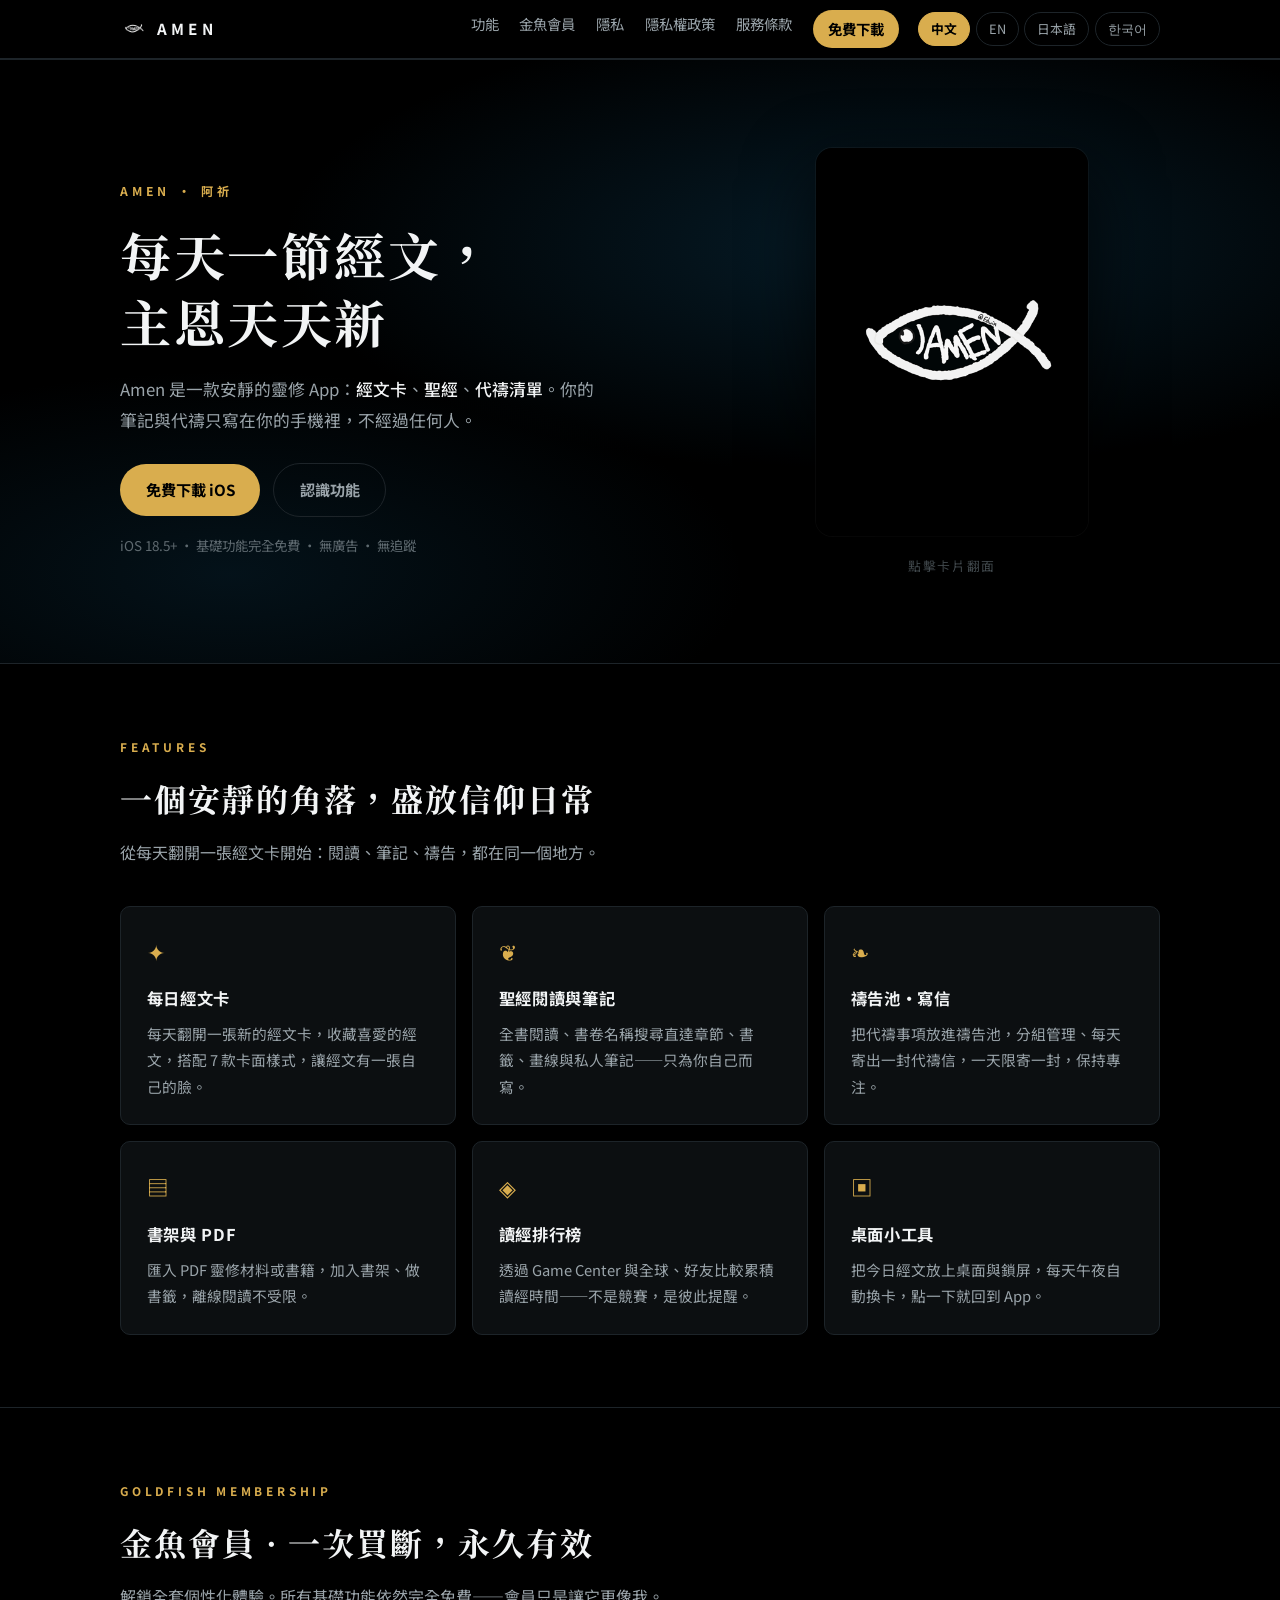
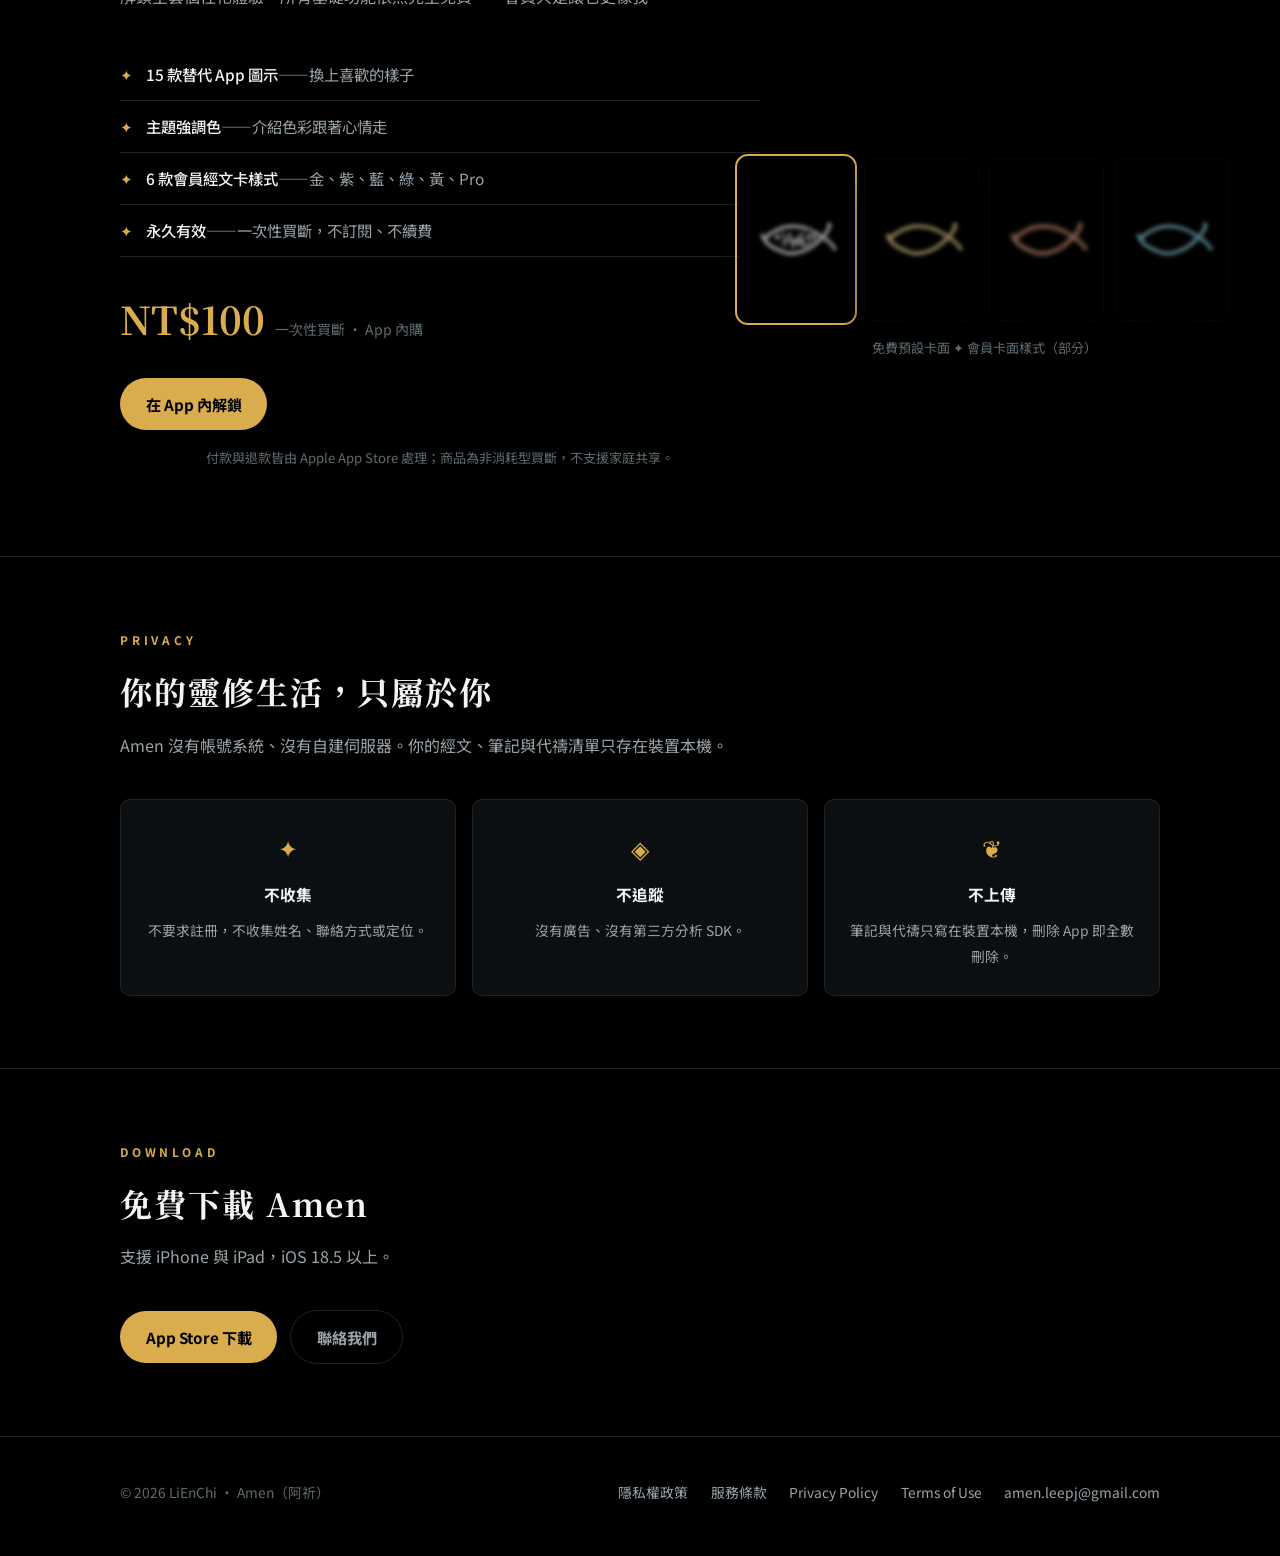
<file: index.html>
<!doctype html>
<html lang="zh-Hant">
<head>
<meta charset="utf-8">
<meta name="viewport" content="width=device-width, initial-scale=1">
<title>Amen 阿祈 — 每天一節經文，主恩天天新</title>
<meta name="description" content="Amen（阿祈）是一款安靜的靈修 App：每日經文卡、聖經閱讀筆記、代禱清單與讀經排行榜。你的靈修內容只存在你的手機裡。">
<link rel="canonical" href="https://amen-web.pages.dev/">
<link rel="alternate" hreflang="zh-Hant" href="https://amen-web.pages.dev/">
<link rel="alternate" hreflang="en" href="https://amen-web.pages.dev/index-en">
<link rel="alternate" hreflang="ja" href="https://amen-web.pages.dev/index-ja">
<link rel="alternate" hreflang="ko" href="https://amen-web.pages.dev/index-ko">
<link rel="alternate" hreflang="x-default" href="https://amen-web.pages.dev/">
<meta name="theme-color" content="#000000">
<meta property="og:type" content="website">
<meta property="og:site_name" content="Amen 阿祈">
<meta property="og:title" content="Amen 阿祈 — 每天一節經文，主恩天天新">
<meta property="og:description" content="安靜的靈修 App：每日經文卡、聖經閱讀筆記、代禱清單與讀經排行榜。iOS 免費下載，無廣告、無追蹤。">
<meta property="og:url" content="https://amen-web.pages.dev/">
<meta property="og:image" content="https://amen-web.pages.dev/assets/logo.png">
<meta property="og:image:width" content="256">
<meta property="og:image:height" content="256">
<meta property="og:image:alt" content="Amen 阿祈 logo">
<meta property="og:locale" content="zh_TW">
<meta property="og:locale:alternate" content="en_US">
<meta property="og:locale:alternate" content="ja_JP">
<meta property="og:locale:alternate" content="ko_KR">
<meta name="twitter:card" content="summary">
<meta name="twitter:title" content="Amen 阿祈 — 每天一節經文，主恩天天新">
<meta name="twitter:description" content="安靜的靈修 App：每日經文卡、聖經閱讀筆記、代禱清單與讀經排行榜。iOS 免費下載。">
<meta name="twitter:image" content="https://amen-web.pages.dev/assets/logo.png">
<meta name="apple-itunes-app" content="app-id=6806260503">
<link rel="icon" type="image/png" href="assets/logo.png">
<link rel="stylesheet" href="style.css">
<script type="application/ld+json">
{
  "@context": "https://schema.org",
  "@type": "SoftwareApplication",
  "name": "Amen 阿祈",
  "applicationCategory": "LifestyleApplication",
  "operatingSystem": "iOS 18.5+",
  "inLanguage": "zh-Hant",
  "url": "https://amen-web.pages.dev/",
  "downloadUrl": "https://apps.apple.com/app/id6806260503",
  "description": "安靜的靈修 App：每日經文卡、聖經閱讀筆記、代禱清單與讀經排行榜。你的靈修內容只存在你的手機裡。",
  "featureList": "每日經文卡、聖經閱讀與筆記、禱告池代禱清單、書架與 PDF、讀經排行榜、桌面小工具",
  "offers": { "@type": "Offer", "price": "0", "priceCurrency": "TWD" },
  "author": { "@type": "Organization", "name": "LiEnChi", "email": "amen.leepj@gmail.com" }
}
</script>
</head>
<body>

<header class="nav">
  <div class="wrap">
    <a class="brand" href="/"><img src="assets/logo.png" alt="Amen logo">AMEN</a>
    <nav>
      <a href="#features">功能</a>
      <a href="#goldfish">金魚會員</a>
      <a href="#privacy">隱私</a>
      <a href="/privacy-zh-Hant">隱私權政策</a>
      <a href="/terms-zh-Hant">服務條款</a>
      <a class="cta" href="#download">免費下載</a>
    </nav>
    <div class="lang-toggle">
      <a href="/" aria-current="true">中文</a>
      <a href="/index-en">EN</a>
      <a href="/index-ja">日本語</a>
      <a href="/index-ko">한국어</a>
    </div>
  </div>
</header>

<!-- Hero:還原 App 經文卡頁面 -->
<section class="hero">
  <div class="wrap">
    <div>
      <p class="eyebrow">AMEN · 阿祈</p>
      <h1>每天一節經文，<br>主恩天天新</h1>
      <p class="lede">Amen 是一款安靜的靈修 App：<strong>經文卡</strong>、<strong>聖經</strong>、<strong>代禱清單</strong>。你的筆記與代禱只寫在你的手機裡，不經過任何人。</p>
      <div class="hero-actions">
        <a class="btn btn-gold" href="#download">免費下載 iOS</a>
        <a class="btn btn-ghost" href="#features">認識功能</a>
      </div>
      <p class="hero-note">iOS 18.5+ · 基礎功能完全免費 · 無廣告 · 無追蹤</p>
    </div>

    <div class="card-stage">
      <div class="flip" id="heroCard" tabindex="0" role="button" aria-label="經文卡，點擊翻面">
        <div class="flip-inner">
          <!-- 正面:JAMEN 設計圖 -->
          <div class="face front"><img src="assets/card-front.png" alt="經文卡正面：JAMEN 魚形設計圖"></div>
          <!-- 背面:卡背素材 + 白字內容（照 App 內容頁排版） -->
          <div class="face back">
            <div class="verse">
              <p class="kicker">AMEN · 經文卡</p>
              <h2 class="title">安靜</h2>
              <p class="msg">「你們得力在乎<br>平靜安穩。」</p>
              <p class="ref">以賽亞書 30:15</p>
              <p class="bless">✦ 願主恩典與你同在 ✦</p>
            </div>
          </div>
        </div>
      </div>
      <p class="flip-hint">點擊卡片翻面</p>
    </div>
  </div>
</section>

<!-- 功能 -->
<section id="features">
  <div class="wrap">
    <div class="sec-head">
      <p class="kicker">FEATURES</p>
      <h2>一個安靜的角落，盛放信仰日常</h2>
      <p>從每天翻開一張經文卡開始：閱讀、筆記、禱告，都在同一個地方。</p>
    </div>
    <div class="grid grid-3">
      <div class="feat"><div class="icon">✦</div><h3>每日經文卡</h3><p>每天翻開一張新的經文卡，收藏喜愛的經文，搭配 7 款卡面樣式，讓經文有一張自己的臉。</p></div>
      <div class="feat"><div class="icon">❦</div><h3>聖經閱讀與筆記</h3><p>全書閱讀、書卷名稱搜尋直達章節、書籤、畫線與私人筆記——只為你自己而寫。</p></div>
      <div class="feat"><div class="icon">❧</div><h3>禱告池・寫信</h3><p>把代禱事項放進禱告池，分組管理、每天寄出一封代禱信，一天限寄一封，保持專注。</p></div>
      <div class="feat"><div class="icon">▤</div><h3>書架與 PDF</h3><p>匯入 PDF 靈修材料或書籍，加入書架、做書籤，離線閱讀不受限。</p></div>
      <div class="feat"><div class="icon">◈</div><h3>讀經排行榜</h3><p>透過 Game Center 與全球、好友比較累積讀經時間——不是競賽，是彼此提醒。</p></div>
      <div class="feat"><div class="icon">▣</div><h3>桌面小工具</h3><p>把今日經文放上桌面與鎖屏，每天午夜自動換卡，點一下就回到 App。</p></div>
    </div>
  </div>
</section>

<!-- 金魚會員 -->
<section id="goldfish">
  <div class="wrap">
    <div class="sec-head">
      <p class="kicker">GOLDFISH MEMBERSHIP</p>
      <h2>金魚會員 · 一次買斷，永久有效</h2>
      <p>解鎖全套個性化體驗。所有基礎功能依然完全免費——會員只是讓它更像我。</p>
    </div>
    <div class="member">
      <div>
        <ul class="perks">
          <li><span><strong>15 款替代 App 圖示</strong>——換上喜歡的樣子</span></li>
          <li><span><strong>主題強調色</strong>——介紹色彩跟著心情走</span></li>
          <li><span><strong>6 款會員經文卡樣式</strong>——金、紫、藍、綠、黃、Pro</span></li>
          <li><span><strong>永久有效</strong>——一次性買斷，不訂閱、不續費</span></li>
        </ul>
        <div class="price-tag"><span class="price">NT$100</span><span class="price-unit">一次性買斷 · App 內購</span></div>
        <div class="hero-actions"><a class="btn btn-gold" href="#download">在 App 內解鎖</a></div>
        <p class="member-note">付款與退款皆由 Apple App Store 處理；商品為非消耗型買斷，不支援家庭共享。</p>
      </div>
      <div>
        <div class="member-cards">
          <img class="free" src="assets/card-back.png" alt="預設卡面（免費）">
          <img src="assets/card-gold.png" alt="金魚卡面：Pro 金">
          <img src="assets/card-purple.png" alt="金魚卡面：Pro 紫">
          <img src="assets/card-blue.png" alt="金魚卡面：Pro 藍">
        </div>
        <p class="member-note">免費預設卡面 ✦ 會員卡面樣式（部分）</p>
      </div>
    </div>
  </div>
</section>

<!-- 隱私承諾 -->
<section id="privacy">
  <div class="wrap">
    <div class="sec-head">
      <p class="kicker">PRIVACY</p>
      <h2>你的靈修生活，只屬於你</h2>
      <p>Amen 沒有帳號系統、沒有自建伺服器。你的經文、筆記與代禱清單只存在裝置本機。</p>
    </div>
    <div class="promise">
      <div class="p-card"><div class="p-icon">✦</div><h3>不收集</h3><p>不要求註冊，不收集姓名、聯絡方式或定位。</p></div>
      <div class="p-card"><div class="p-icon">◈</div><h3>不追蹤</h3><p>沒有廣告、沒有第三方分析 SDK。</p></div>
      <div class="p-card"><div class="p-icon">❦</div><h3>不上傳</h3><p>筆記與代禱只寫在裝置本機，刪除 App 即全數刪除。</p></div>
    </div>
  </div>
</section>

<!-- 下載 -->
<section id="download">
  <div class="wrap">
    <div class="sec-head">
      <p class="kicker">DOWNLOAD</p>
      <h2>免費下載 Amen</h2>
      <p>支援 iPhone 與 iPad，iOS 18.5 以上。</p>
    </div>
    <div class="hero-actions">
      <a class="btn btn-gold" href="https://apps.apple.com/app/id6806260503" rel="noopener">App Store 下載</a>
      <a class="btn btn-ghost" href="mailto:amen.leepj@gmail.com">聯絡我們</a>
    </div>
  </div>
</section>

<footer>
  <div class="wrap">
    <span>© 2026 LiEnChi · Amen（阿祈）</span>
    <nav>
      <a href="/privacy-zh-Hant">隱私權政策</a>
      <a href="/terms-zh-Hant">服務條款</a>
      <a href="/privacy-en">Privacy Policy</a>
      <a href="/terms-en">Terms of Use</a>
      <a href="mailto:amen.leepj@gmail.com">amen.leepj@gmail.com</a>
    </nav>
  </div>
</footer>

<script>
  (function () {
    var card = document.getElementById('heroCard');
    function toggle() { card.classList.toggle('flipped'); }
    card.addEventListener('click', toggle);
    card.addEventListener('keydown', function (e) {
      if (e.key === 'Enter' || e.key === ' ') { e.preventDefault(); toggle(); }
    });
  })();
</script>

</body>
</html>
</file>
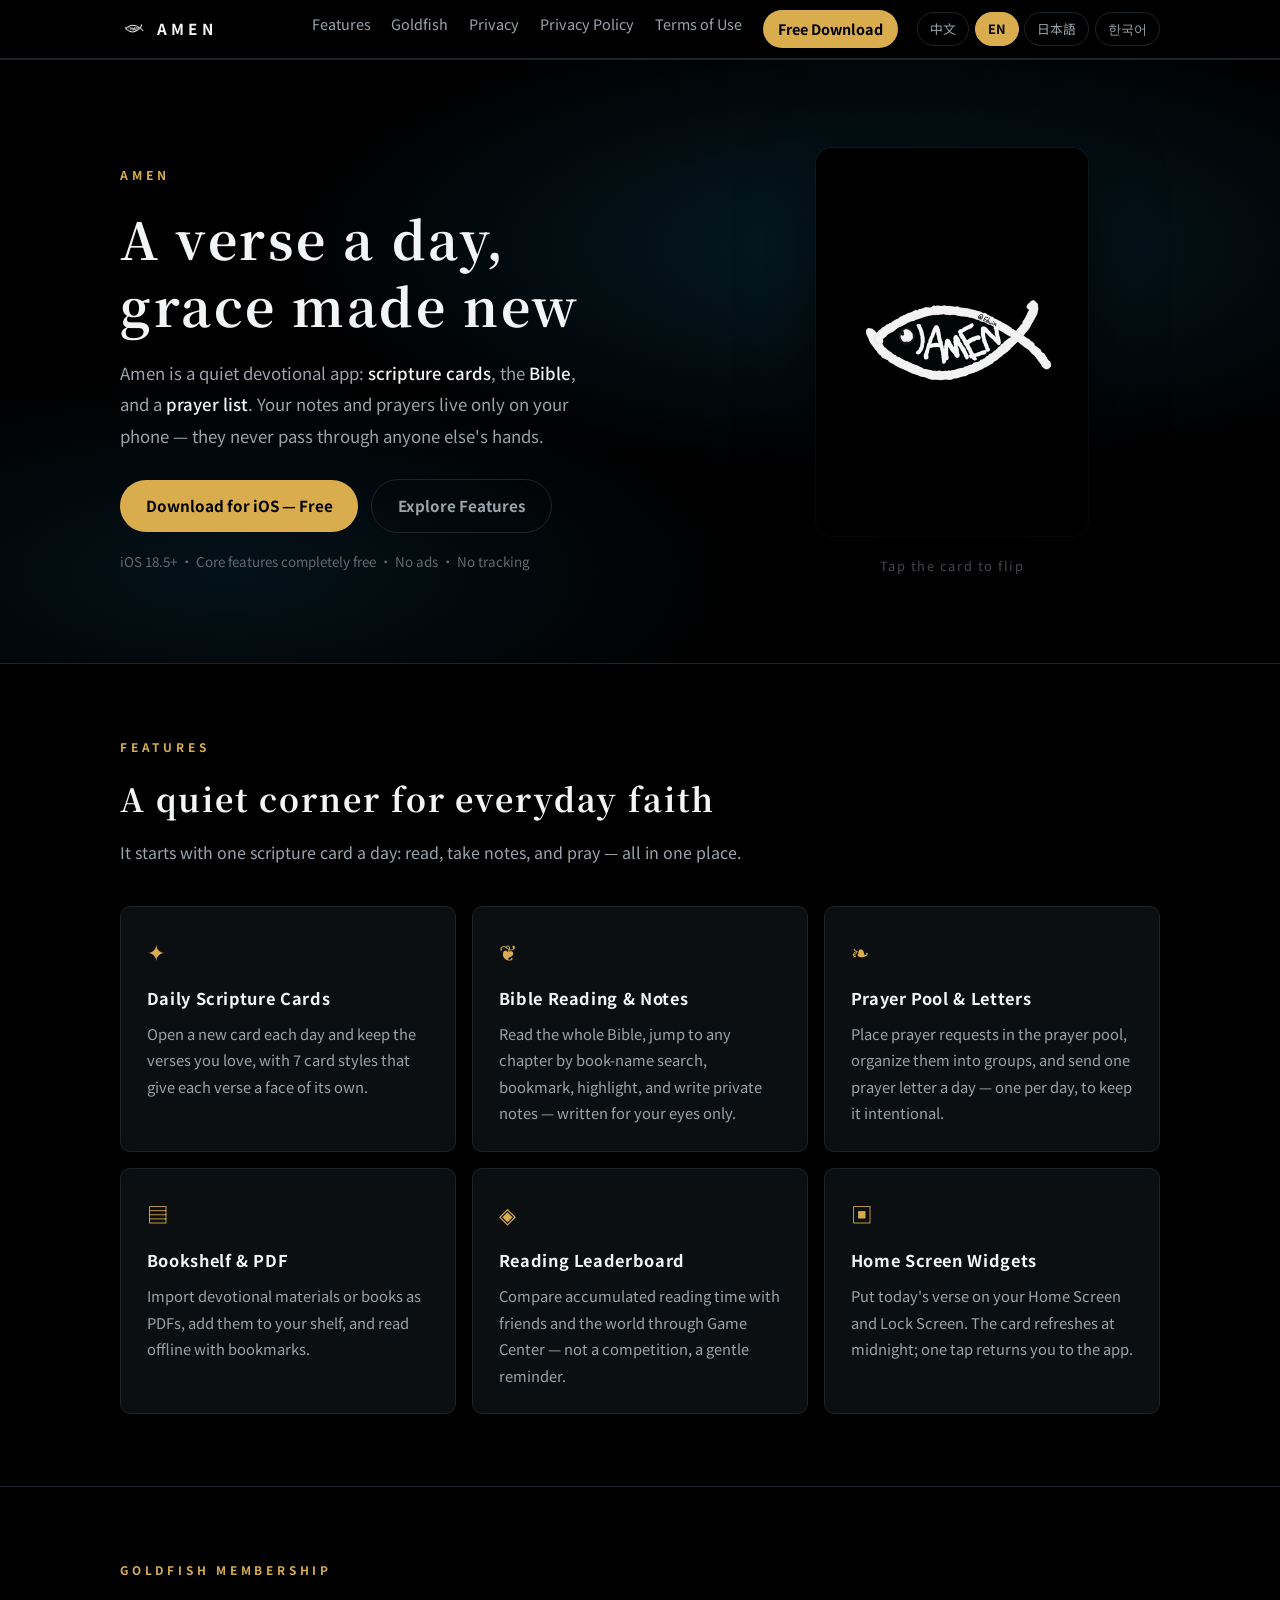
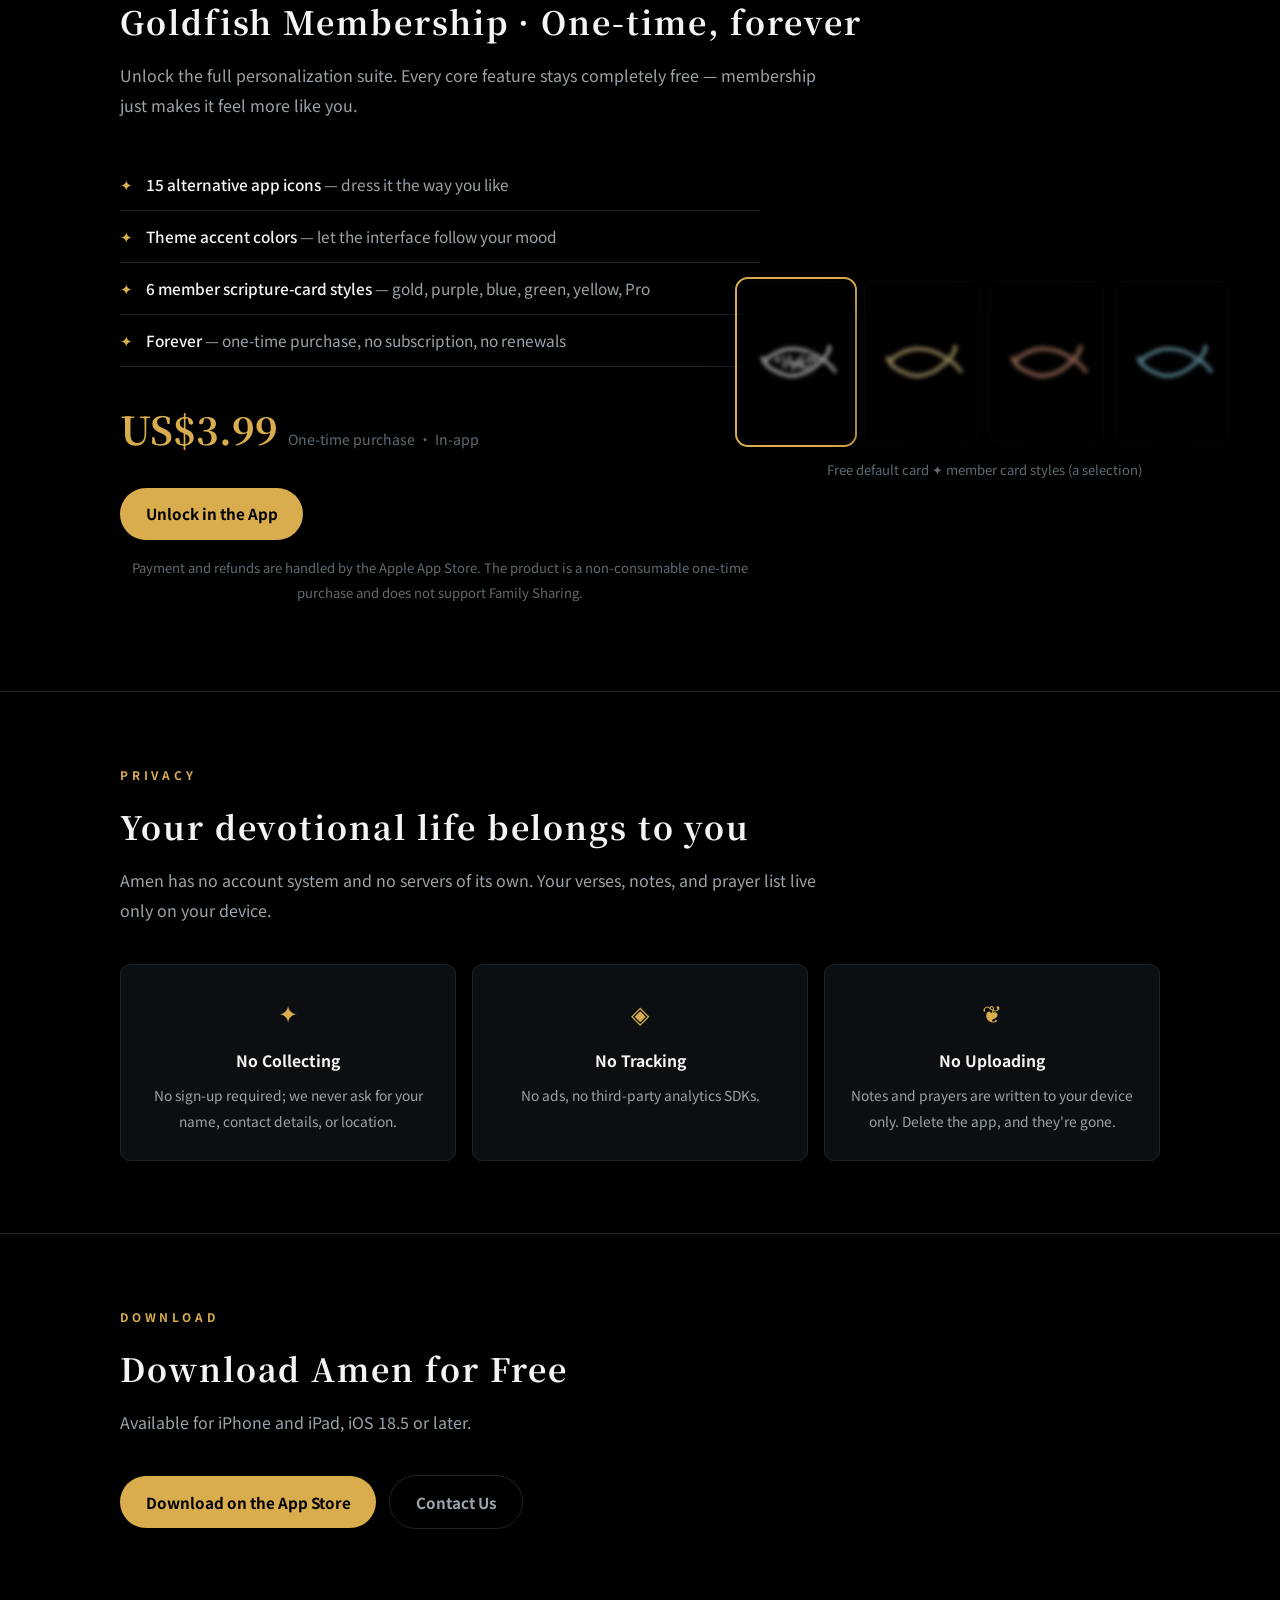
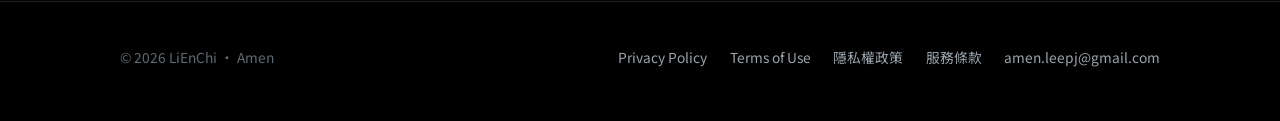
<file: index-en.html>
<!doctype html>
<html lang="en">
<head>
<meta charset="utf-8">
<meta name="viewport" content="width=device-width, initial-scale=1">
<title>Amen — A verse a day, grace made new</title>
<meta name="description" content="Amen is a quiet devotional app: daily scripture cards, Bible reading notes, a prayer list, and a reading leaderboard. Your devotional life stays on your phone.">
<link rel="canonical" href="https://amen-web.pages.dev/index-en">
<link rel="alternate" hreflang="zh-Hant" href="https://amen-web.pages.dev/">
<link rel="alternate" hreflang="en" href="https://amen-web.pages.dev/index-en">
<link rel="alternate" hreflang="ja" href="https://amen-web.pages.dev/index-ja">
<link rel="alternate" hreflang="ko" href="https://amen-web.pages.dev/index-ko">
<link rel="alternate" hreflang="x-default" href="https://amen-web.pages.dev/">
<meta name="theme-color" content="#000000">
<meta property="og:type" content="website">
<meta property="og:site_name" content="Amen">
<meta property="og:title" content="Amen — A verse a day, grace made new">
<meta property="og:description" content="A quiet devotional app: daily scripture cards, Bible reading notes, a prayer list, and a reading leaderboard. Free on iOS — no ads, no tracking.">
<meta property="og:url" content="https://amen-web.pages.dev/index-en">
<meta property="og:image" content="https://amen-web.pages.dev/assets/logo.png">
<meta property="og:image:width" content="256">
<meta property="og:image:height" content="256">
<meta property="og:image:alt" content="Amen logo">
<meta property="og:locale" content="en_US">
<meta property="og:locale:alternate" content="zh_TW">
<meta property="og:locale:alternate" content="ja_JP">
<meta property="og:locale:alternate" content="ko_KR">
<meta name="twitter:card" content="summary">
<meta name="twitter:title" content="Amen — A verse a day, grace made new">
<meta name="twitter:description" content="A quiet devotional app: daily scripture cards, Bible notes, a prayer list, and a reading leaderboard. Free on iOS.">
<meta name="twitter:image" content="https://amen-web.pages.dev/assets/logo.png">
<meta name="apple-itunes-app" content="app-id=6806260503">
<link rel="icon" type="image/png" href="assets/logo.png">
<link rel="stylesheet" href="style.css">
<script type="application/ld+json">
{
  "@context": "https://schema.org",
  "@type": "SoftwareApplication",
  "name": "Amen",
  "applicationCategory": "LifestyleApplication",
  "operatingSystem": "iOS 18.5+",
  "inLanguage": "en",
  "url": "https://amen-web.pages.dev/index-en",
  "downloadUrl": "https://apps.apple.com/app/id6806260503",
  "description": "Amen is a quiet devotional app: daily scripture cards, Bible reading notes, a prayer list, and a reading leaderboard. Your devotional life stays on your phone.",
  "featureList": "Daily scripture cards, Bible reading and notes, Prayer pool and letters, Bookshelf and PDF, Reading leaderboard, Home screen widgets",
  "offers": { "@type": "Offer", "price": "0", "priceCurrency": "TWD" },
  "author": { "@type": "Organization", "name": "LiEnChi", "email": "amen.leepj@gmail.com" }
}
</script>
</head>
<body>

<header class="nav">
  <div class="wrap">
    <a class="brand" href="/index-en"><img src="assets/logo.png" alt="Amen logo">AMEN</a>
    <nav>
      <a href="#features">Features</a>
      <a href="#goldfish">Goldfish</a>
      <a href="#privacy">Privacy</a>
      <a href="/privacy-en">Privacy Policy</a>
      <a href="/terms-en">Terms of Use</a>
      <a class="cta" href="#download">Free Download</a>
    </nav>
    <div class="lang-toggle">
      <a href="/">中文</a>
      <a href="/index-en" aria-current="true">EN</a>
      <a href="/index-ja">日本語</a>
      <a href="/index-ko">한국어</a>
    </div>
  </div>
</header>

<!-- Hero:recreates the scripture-card page -->
<section class="hero">
  <div class="wrap">
    <div>
      <p class="eyebrow">AMEN</p>
      <h1>A verse a day,<br>grace made new</h1>
      <p class="lede">Amen is a quiet devotional app: <strong>scripture cards</strong>, the <strong>Bible</strong>, and a <strong>prayer list</strong>. Your notes and prayers live only on your phone — they never pass through anyone else's hands.</p>
      <div class="hero-actions">
        <a class="btn btn-gold" href="#download">Download for iOS — Free</a>
        <a class="btn btn-ghost" href="#features">Explore Features</a>
      </div>
      <p class="hero-note">iOS 18.5+ · Core features completely free · No ads · No tracking</p>
    </div>

    <div class="card-stage">
      <div class="flip" id="heroCard" tabindex="0" role="button" aria-label="Scripture card, tap to flip">
        <div class="flip-inner">
          <!-- Front:JAMEN artwork -->
          <div class="face front"><img src="assets/card-front.png" alt="Scripture card front: JAMEN fish artwork"></div>
          <!-- Back:card-back texture + white text (as laid out in the app) -->
          <div class="face back">
            <div class="verse">
              <p class="kicker">AMEN · SCRIPTURE CARD</p>
              <h2 class="title">Be Still</h2>
              <p class="msg">&ldquo;In quietness and trust<br>is your strength.&rdquo;</p>
              <p class="ref">Isaiah 30:15</p>
              <p class="bless">✦ May His grace be with you ✦</p>
            </div>
          </div>
        </div>
      </div>
      <p class="flip-hint">Tap the card to flip</p>
    </div>
  </div>
</section>

<!-- Features -->
<section id="features">
  <div class="wrap">
    <div class="sec-head">
      <p class="kicker">FEATURES</p>
      <h2>A quiet corner for everyday faith</h2>
      <p>It starts with one scripture card a day: read, take notes, and pray — all in one place.</p>
    </div>
    <div class="grid grid-3">
      <div class="feat"><div class="icon">✦</div><h3>Daily Scripture Cards</h3><p>Open a new card each day and keep the verses you love, with 7 card styles that give each verse a face of its own.</p></div>
      <div class="feat"><div class="icon">❦</div><h3>Bible Reading &amp; Notes</h3><p>Read the whole Bible, jump to any chapter by book-name search, bookmark, highlight, and write private notes — written for your eyes only.</p></div>
      <div class="feat"><div class="icon">❧</div><h3>Prayer Pool &amp; Letters</h3><p>Place prayer requests in the prayer pool, organize them into groups, and send one prayer letter a day — one per day, to keep it intentional.</p></div>
      <div class="feat"><div class="icon">▤</div><h3>Bookshelf &amp; PDF</h3><p>Import devotional materials or books as PDFs, add them to your shelf, and read offline with bookmarks.</p></div>
      <div class="feat"><div class="icon">◈</div><h3>Reading Leaderboard</h3><p>Compare accumulated reading time with friends and the world through Game Center — not a competition, a gentle reminder.</p></div>
      <div class="feat"><div class="icon">▣</div><h3>Home Screen Widgets</h3><p>Put today's verse on your Home Screen and Lock Screen. The card refreshes at midnight; one tap returns you to the app.</p></div>
    </div>
  </div>
</section>

<!-- Goldfish membership -->
<section id="goldfish">
  <div class="wrap">
    <div class="sec-head">
      <p class="kicker">GOLDFISH MEMBERSHIP</p>
      <h2>Goldfish Membership · One-time, forever</h2>
      <p>Unlock the full personalization suite. Every core feature stays completely free — membership just makes it feel more like you.</p>
    </div>
    <div class="member">
      <div>
        <ul class="perks">
          <li><span><strong>15 alternative app icons</strong> — dress it the way you like</span></li>
          <li><span><strong>Theme accent colors</strong> — let the interface follow your mood</span></li>
          <li><span><strong>6 member scripture-card styles</strong> — gold, purple, blue, green, yellow, Pro</span></li>
          <li><span><strong>Forever</strong> — one-time purchase, no subscription, no renewals</span></li>
        </ul>
        <div class="price-tag"><span class="price">US$3.99</span><span class="price-unit">One-time purchase · In-app</span></div>
        <div class="hero-actions"><a class="btn btn-gold" href="#download">Unlock in the App</a></div>
        <p class="member-note">Payment and refunds are handled by the Apple App Store. The product is a non-consumable one-time purchase and does not support Family Sharing.</p>
      </div>
      <div>
        <div class="member-cards">
          <img class="free" src="assets/card-back.png" alt="Default card back (free)">
          <img src="assets/card-gold.png" alt="Goldfish card style: Pro gold">
          <img src="assets/card-purple.png" alt="Goldfish card style: Pro purple">
          <img src="assets/card-blue.png" alt="Goldfish card style: Pro blue">
        </div>
        <p class="member-note">Free default card ✦ member card styles (a selection)</p>
      </div>
    </div>
  </div>
</section>

<!-- Privacy promise -->
<section id="privacy">
  <div class="wrap">
    <div class="sec-head">
      <p class="kicker">PRIVACY</p>
      <h2>Your devotional life belongs to you</h2>
      <p>Amen has no account system and no servers of its own. Your verses, notes, and prayer list live only on your device.</p>
    </div>
    <div class="promise">
      <div class="p-card"><div class="p-icon">✦</div><h3>No Collecting</h3><p>No sign-up required; we never ask for your name, contact details, or location.</p></div>
      <div class="p-card"><div class="p-icon">◈</div><h3>No Tracking</h3><p>No ads, no third-party analytics SDKs.</p></div>
      <div class="p-card"><div class="p-icon">❦</div><h3>No Uploading</h3><p>Notes and prayers are written to your device only. Delete the app, and they're gone.</p></div>
    </div>
  </div>
</section>

<!-- Download -->
<section id="download">
  <div class="wrap">
    <div class="sec-head">
      <p class="kicker">DOWNLOAD</p>
      <h2>Download Amen for Free</h2>
      <p>Available for iPhone and iPad, iOS 18.5 or later.</p>
    </div>
    <div class="hero-actions">
      <a class="btn btn-gold" href="https://apps.apple.com/app/id6806260503" rel="noopener">Download on the App Store</a>
      <a class="btn btn-ghost" href="mailto:amen.leepj@gmail.com">Contact Us</a>
    </div>
  </div>
</section>

<footer>
  <div class="wrap">
    <span>© 2026 LiEnChi · Amen</span>
    <nav>
      <a href="/privacy-en">Privacy Policy</a>
      <a href="/terms-en">Terms of Use</a>
      <a href="/privacy-zh-Hant">隱私權政策</a>
      <a href="/terms-zh-Hant">服務條款</a>
      <a href="mailto:amen.leepj@gmail.com">amen.leepj@gmail.com</a>
    </nav>
  </div>
</footer>

<script>
  (function () {
    var card = document.getElementById('heroCard');
    function toggle() { card.classList.toggle('flipped'); }
    card.addEventListener('click', toggle);
    card.addEventListener('keydown', function (e) {
      if (e.key === 'Enter' || e.key === ' ') { e.preventDefault(); toggle(); }
    });
  })();
</script>

</body>
</html>
</file>
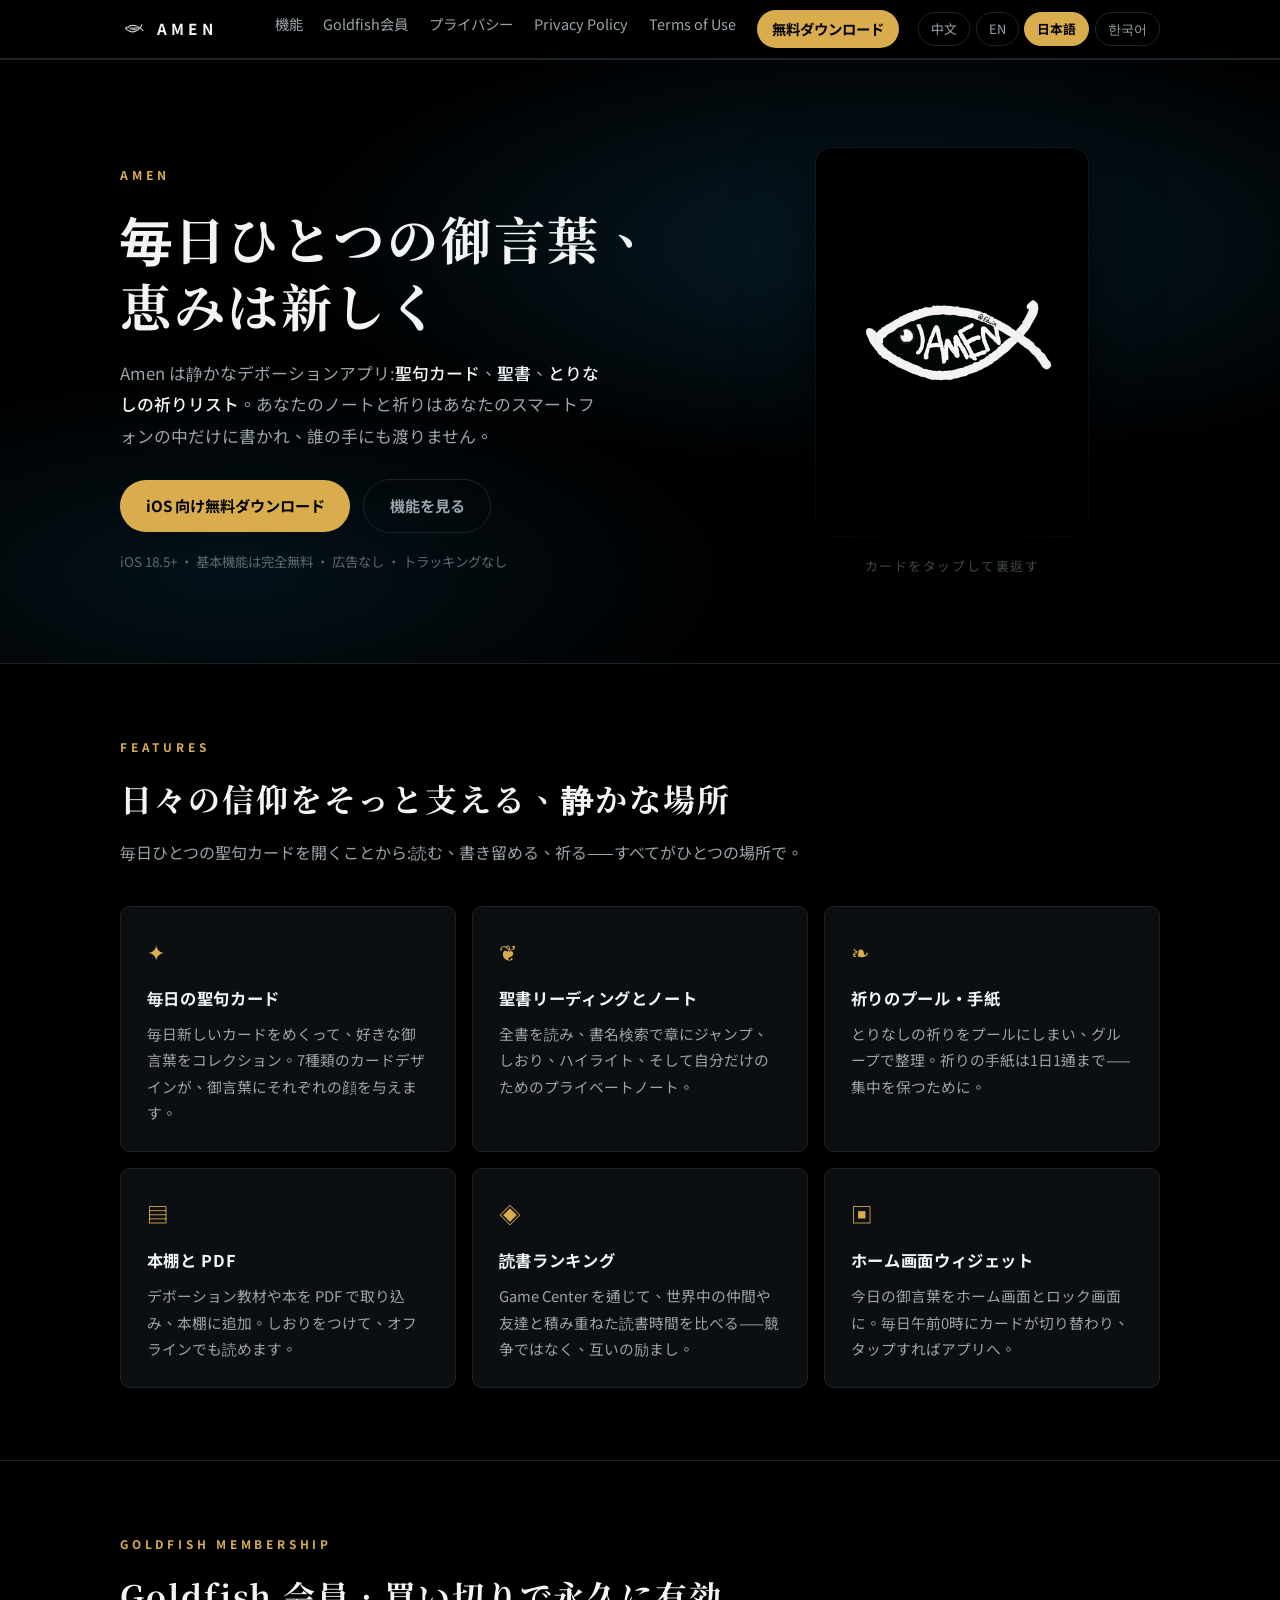
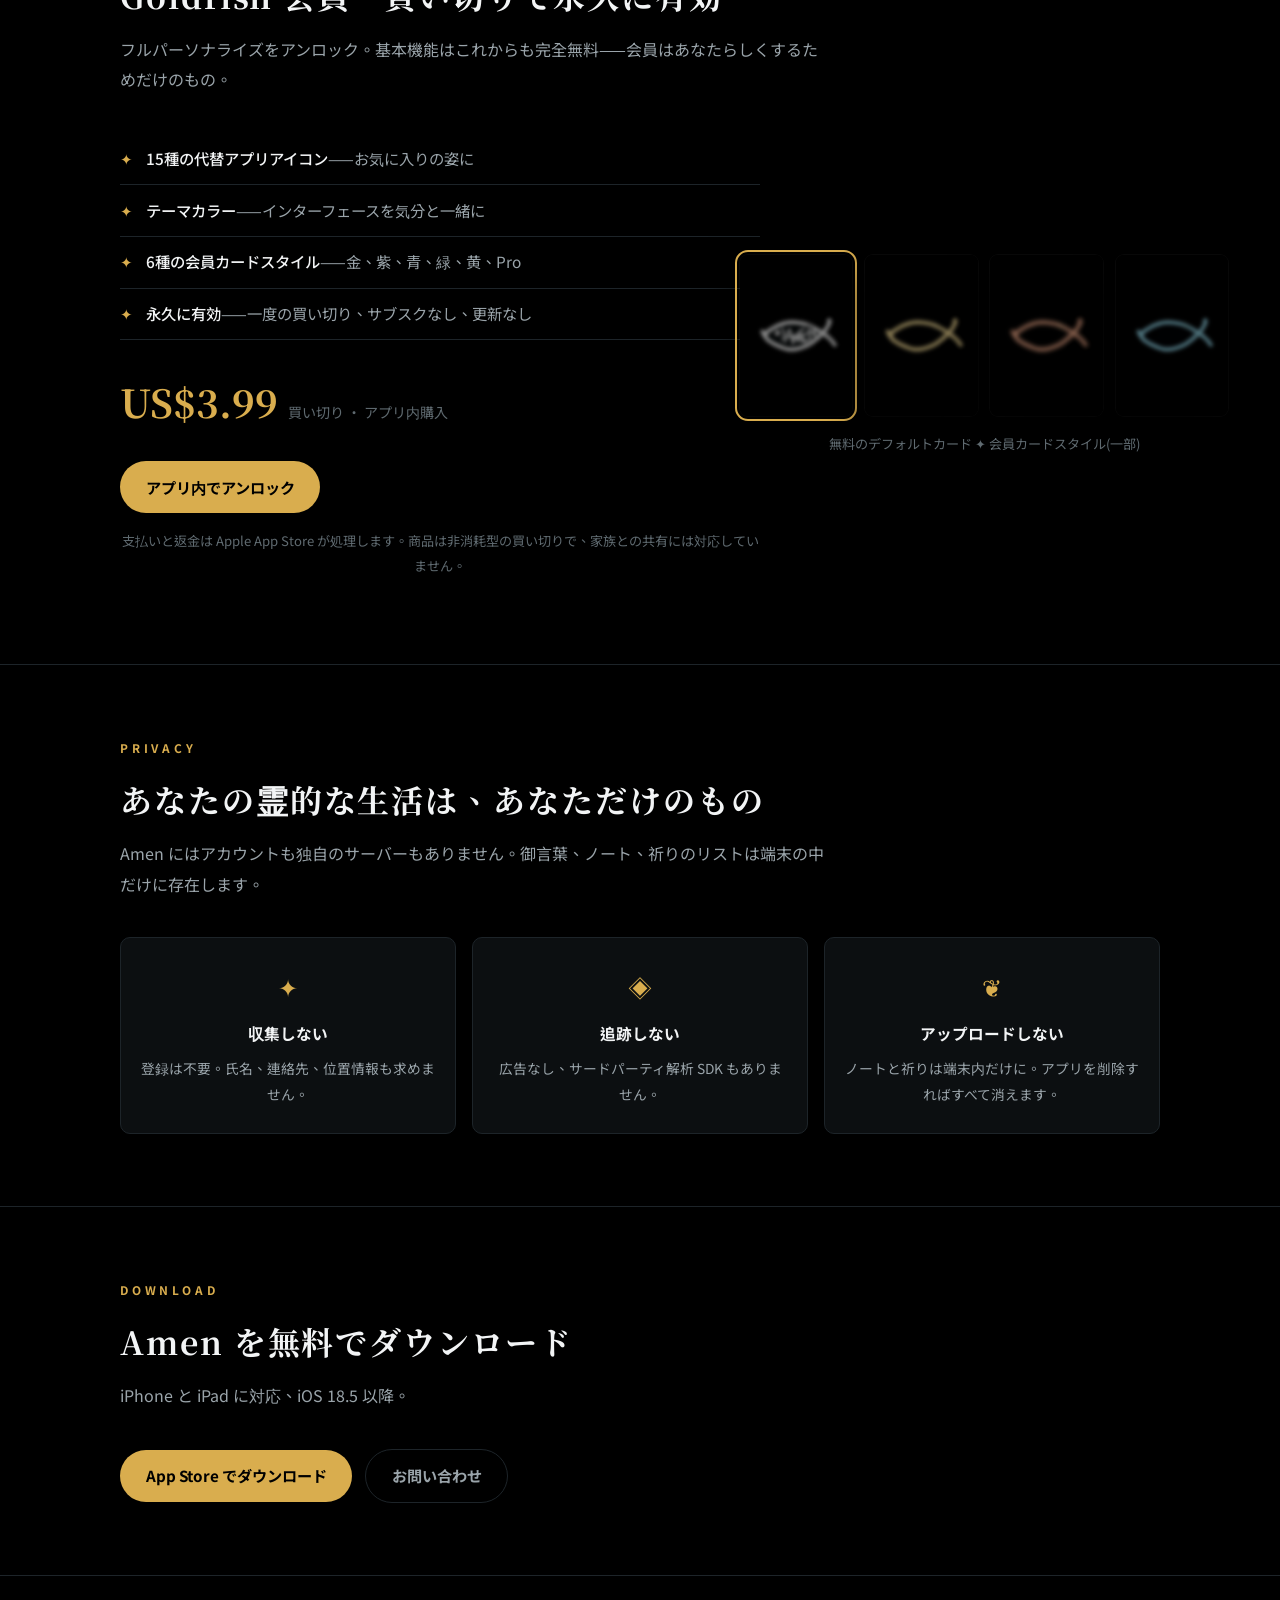
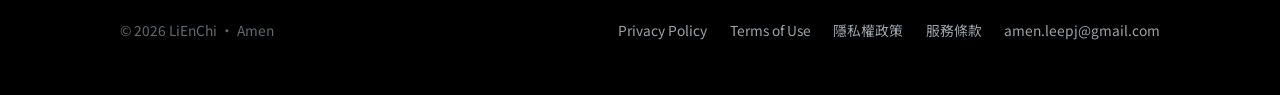
<file: index-ja.html>
<!doctype html>
<html lang="ja">
<head>
<meta charset="utf-8">
<meta name="viewport" content="width=device-width, initial-scale=1">
<title>Amen — 毎日ひとつの御言葉、恵みは新しく</title>
<meta name="description" content="Amen は静かなデボーションアプリ:毎日の聖句カード、聖書リーディングノート、とりなしの祈りリスト、読書ランキング。あなたの霊的な生活はあなたのスマートフォンの中だけに。">
<link rel="canonical" href="https://amen-web.pages.dev/index-ja">
<link rel="alternate" hreflang="zh-Hant" href="https://amen-web.pages.dev/">
<link rel="alternate" hreflang="en" href="https://amen-web.pages.dev/index-en">
<link rel="alternate" hreflang="ja" href="https://amen-web.pages.dev/index-ja">
<link rel="alternate" hreflang="ko" href="https://amen-web.pages.dev/index-ko">
<link rel="alternate" hreflang="x-default" href="https://amen-web.pages.dev/">
<meta name="theme-color" content="#000000">
<meta property="og:type" content="website">
<meta property="og:site_name" content="Amen">
<meta property="og:title" content="Amen — 毎日ひとつの御言葉、恵みは新しく">
<meta property="og:description" content="静かなデボーションアプリ:毎日の聖句カード、聖書リーディングノート、とりなしの祈りリスト、読書ランキング。iOS で無料、広告なし、追跡なし。">
<meta property="og:url" content="https://amen-web.pages.dev/index-ja">
<meta property="og:image" content="https://amen-web.pages.dev/assets/logo.png">
<meta property="og:image:width" content="256">
<meta property="og:image:height" content="256">
<meta property="og:image:alt" content="Amen ロゴ">
<meta property="og:locale" content="ja_JP">
<meta property="og:locale:alternate" content="zh_TW">
<meta property="og:locale:alternate" content="en_US">
<meta property="og:locale:alternate" content="ko_KR">
<meta name="twitter:card" content="summary">
<meta name="twitter:title" content="Amen — 毎日ひとつの御言葉、恵みは新しく">
<meta name="twitter:description" content="静かなデボーションアプリ:毎日の聖句カード、聖書ノート、とりなしの祈りリスト、読書ランキング。iOS で無料。">
<meta name="twitter:image" content="https://amen-web.pages.dev/assets/logo.png">
<meta name="apple-itunes-app" content="app-id=6806260503">
<link rel="icon" type="image/png" href="assets/logo.png">
<link rel="stylesheet" href="style.css">
<script type="application/ld+json">
{
  "@context": "https://schema.org",
  "@type": "SoftwareApplication",
  "name": "Amen",
  "applicationCategory": "LifestyleApplication",
  "operatingSystem": "iOS 18.5+",
  "inLanguage": "ja",
  "url": "https://amen-web.pages.dev/index-ja",
  "downloadUrl": "https://apps.apple.com/app/id6806260503",
  "description": "静かなデボーションアプリ:毎日の聖句カード、聖書リーディングノート、とりなしの祈りリスト、読書ランキング。あなたの霊的な生活はあなたのスマートフォンの中だけに。",
  "featureList": "毎日の聖句カード、聖書リーディングとノート、とりなしの祈りリスト、本棚と PDF、読書ランキング、ホーム画面ウィジェット",
  "offers": { "@type": "Offer", "price": "0", "priceCurrency": "TWD" },
  "author": { "@type": "Organization", "name": "LiEnChi", "email": "amen.leepj@gmail.com" }
}
</script>
</head>
<body>

<header class="nav">
  <div class="wrap">
    <a class="brand" href="/index-ja"><img src="assets/logo.png" alt="Amen logo">AMEN</a>
    <nav>
      <a href="#features">機能</a>
      <a href="#goldfish">Goldfish会員</a>
      <a href="#privacy">プライバシー</a>
      <a href="/privacy-en">Privacy Policy</a>
      <a href="/terms-en">Terms of Use</a>
      <a class="cta" href="#download">無料ダウンロード</a>
    </nav>
    <div class="lang-toggle">
      <a href="/">中文</a>
      <a href="/index-en">EN</a>
      <a href="/index-ja" aria-current="true">日本語</a>
      <a href="/index-ko">한국어</a>
    </div>
  </div>
</header>

<!-- Hero:アプリの聖句カード画面を再現 -->
<section class="hero">
  <div class="wrap">
    <div>
      <p class="eyebrow">AMEN</p>
      <h1>毎日ひとつの御言葉、<br>恵みは新しく</h1>
      <p class="lede">Amen は静かなデボーションアプリ:<strong>聖句カード</strong>、<strong>聖書</strong>、<strong>とりなしの祈りリスト</strong>。あなたのノートと祈りはあなたのスマートフォンの中だけに書かれ、誰の手にも渡りません。</p>
      <div class="hero-actions">
        <a class="btn btn-gold" href="#download">iOS 向け無料ダウンロード</a>
        <a class="btn btn-ghost" href="#features">機能を見る</a>
      </div>
      <p class="hero-note">iOS 18.5+ · 基本機能は完全無料 · 広告なし · トラッキングなし</p>
    </div>

    <div class="card-stage">
      <div class="flip" id="heroCard" tabindex="0" role="button" aria-label="聖句カード、タップで裏返す">
        <div class="flip-inner">
          <!-- 表面:JAMEN アートワーク -->
          <div class="face front"><img src="assets/card-front.png" alt="聖句カードの表面:JAMEN 魚のアートワーク"></div>
          <!-- 裏面:カード背景 + 白文字(アプリの内容画面と同じレイアウト) -->
          <div class="face back">
            <div class="verse">
              <p class="kicker">AMEN · 聖句カード</p>
              <h2 class="title">静けさのうちに</h2>
              <p class="msg">「あなたの力は<br>静けさと信頼の中に。」</p>
              <p class="ref">イザヤ書 30:15</p>
              <p class="bless">✦ 主の恵みがあなたと共にありますように ✦</p>
            </div>
          </div>
        </div>
      </div>
      <p class="flip-hint">カードをタップして裏返す</p>
    </div>
  </div>
</section>

<!-- 機能 -->
<section id="features">
  <div class="wrap">
    <div class="sec-head">
      <p class="kicker">FEATURES</p>
      <h2>日々の信仰をそっと支える、静かな場所</h2>
      <p>毎日ひとつの聖句カードを開くことから:読む、書き留める、祈る——すべてがひとつの場所で。</p>
    </div>
    <div class="grid grid-3">
      <div class="feat"><div class="icon">✦</div><h3>毎日の聖句カード</h3><p>毎日新しいカードをめくって、好きな御言葉をコレクション。7種類のカードデザインが、御言葉にそれぞれの顔を与えます。</p></div>
      <div class="feat"><div class="icon">❦</div><h3>聖書リーディングとノート</h3><p>全書を読み、書名検索で章にジャンプ、しおり、ハイライト、そして自分だけのためのプライベートノート。</p></div>
      <div class="feat"><div class="icon">❧</div><h3>祈りのプール・手紙</h3><p>とりなしの祈りをプールにしまい、グループで整理。祈りの手紙は1日1通まで——集中を保つために。</p></div>
      <div class="feat"><div class="icon">▤</div><h3>本棚と PDF</h3><p>デボーション教材や本を PDF で取り込み、本棚に追加。しおりをつけて、オフラインでも読めます。</p></div>
      <div class="feat"><div class="icon">◈</div><h3>読書ランキング</h3><p>Game Center を通じて、世界中の仲間や友達と積み重ねた読書時間を比べる——競争ではなく、互いの励まし。</p></div>
      <div class="feat"><div class="icon">▣</div><h3>ホーム画面ウィジェット</h3><p>今日の御言葉をホーム画面とロック画面に。毎日午前0時にカードが切り替わり、タップすればアプリへ。</p></div>
    </div>
  </div>
</section>

<!-- Goldfish 会員 -->
<section id="goldfish">
  <div class="wrap">
    <div class="sec-head">
      <p class="kicker">GOLDFISH MEMBERSHIP</p>
      <h2>Goldfish 会員 · 買い切りで永久に有効</h2>
      <p>フルパーソナライズをアンロック。基本機能はこれからも完全無料——会員はあなたらしくするためだけのもの。</p>
    </div>
    <div class="member">
      <div>
        <ul class="perks">
          <li><span><strong>15種の代替アプリアイコン</strong>——お気に入りの姿に</span></li>
          <li><span><strong>テーマカラー</strong>——インターフェースを気分と一緒に</span></li>
          <li><span><strong>6種の会員カードスタイル</strong>——金、紫、青、緑、黄、Pro</span></li>
          <li><span><strong>永久に有効</strong>——一度の買い切り、サブスクなし、更新なし</span></li>
        </ul>
        <div class="price-tag"><span class="price">US$3.99</span><span class="price-unit">買い切り · アプリ内購入</span></div>
        <div class="hero-actions"><a class="btn btn-gold" href="#download">アプリ内でアンロック</a></div>
        <p class="member-note">支払いと返金は Apple App Store が処理します。商品は非消耗型の買い切りで、家族との共有には対応していません。</p>
      </div>
      <div>
        <div class="member-cards">
          <img class="free" src="assets/card-back.png" alt="デフォルトカード(無料)">
          <img src="assets/card-gold.png" alt="Goldfish カード:Pro ゴールド">
          <img src="assets/card-purple.png" alt="Goldfish カード:Pro パープル">
          <img src="assets/card-blue.png" alt="Goldfish カード:Pro ブルー">
        </div>
        <p class="member-note">無料のデフォルトカード ✦ 会員カードスタイル(一部)</p>
      </div>
    </div>
  </div>
</section>

<!-- プライバシー -->
<section id="privacy">
  <div class="wrap">
    <div class="sec-head">
      <p class="kicker">PRIVACY</p>
      <h2>あなたの霊的な生活は、あなただけのもの</h2>
      <p>Amen にはアカウントも独自のサーバーもありません。御言葉、ノート、祈りのリストは端末の中だけに存在します。</p>
    </div>
    <div class="promise">
      <div class="p-card"><div class="p-icon">✦</div><h3>収集しない</h3><p>登録は不要。氏名、連絡先、位置情報も求めません。</p></div>
      <div class="p-card"><div class="p-icon">◈</div><h3>追跡しない</h3><p>広告なし、サードパーティ解析 SDK もありません。</p></div>
      <div class="p-card"><div class="p-icon">❦</div><h3>アップロードしない</h3><p>ノートと祈りは端末内だけに。アプリを削除すればすべて消えます。</p></div>
    </div>
  </div>
</section>

<!-- ダウンロード -->
<section id="download">
  <div class="wrap">
    <div class="sec-head">
      <p class="kicker">DOWNLOAD</p>
      <h2>Amen を無料でダウンロード</h2>
      <p>iPhone と iPad に対応、iOS 18.5 以降。</p>
    </div>
    <div class="hero-actions">
      <a class="btn btn-gold" href="https://apps.apple.com/app/id6806260503" rel="noopener">App Store でダウンロード</a>
      <a class="btn btn-ghost" href="mailto:amen.leepj@gmail.com">お問い合わせ</a>
    </div>
  </div>
</section>

<footer>
  <div class="wrap">
    <span>© 2026 LiEnChi · Amen</span>
    <nav>
      <a href="/privacy-en">Privacy Policy</a>
      <a href="/terms-en">Terms of Use</a>
      <a href="/privacy-zh-Hant">隱私權政策</a>
      <a href="/terms-zh-Hant">服務條款</a>
      <a href="mailto:amen.leepj@gmail.com">amen.leepj@gmail.com</a>
    </nav>
  </div>
</footer>

<script>
  (function () {
    var card = document.getElementById('heroCard');
    function toggle() { card.classList.toggle('flipped'); }
    card.addEventListener('click', toggle);
    card.addEventListener('keydown', function (e) {
      if (e.key === 'Enter' || e.key === ' ') { e.preventDefault(); toggle(); }
    });
  })();
</script>

</body>
</html>
</file>
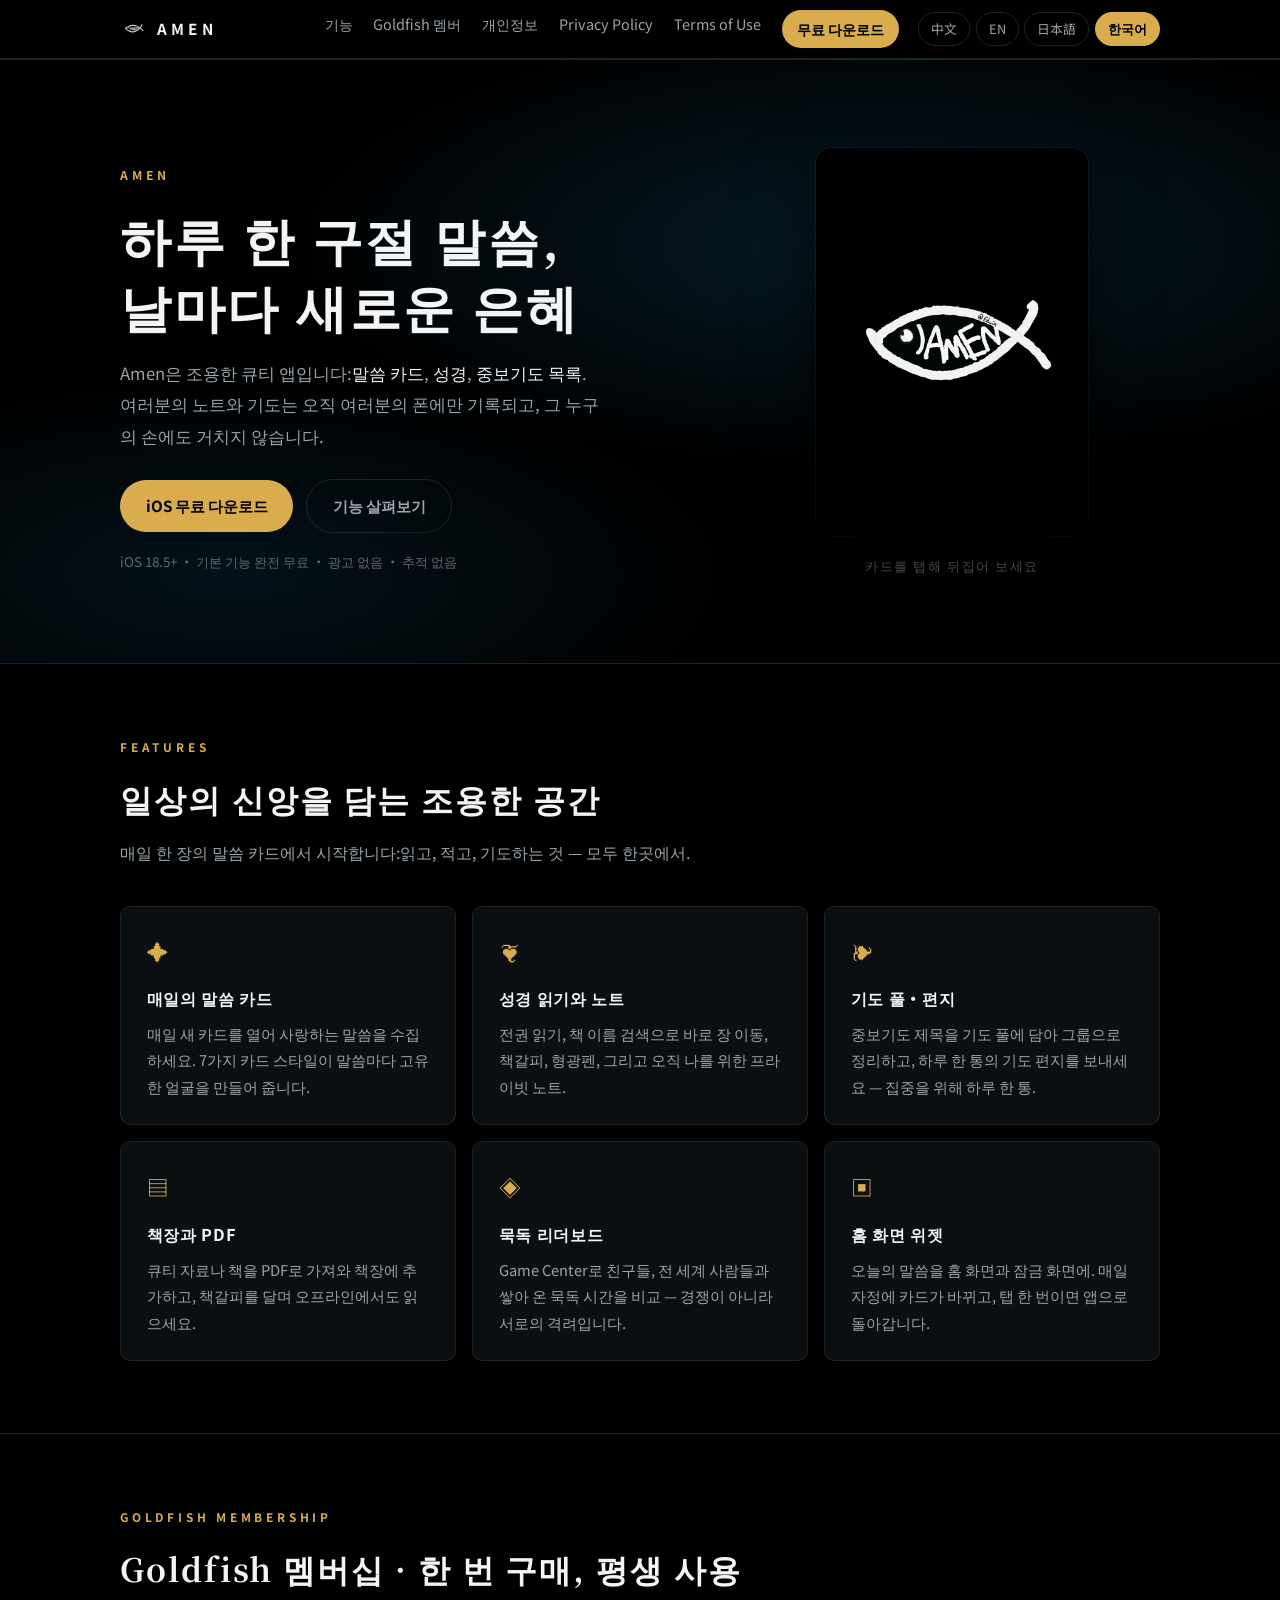
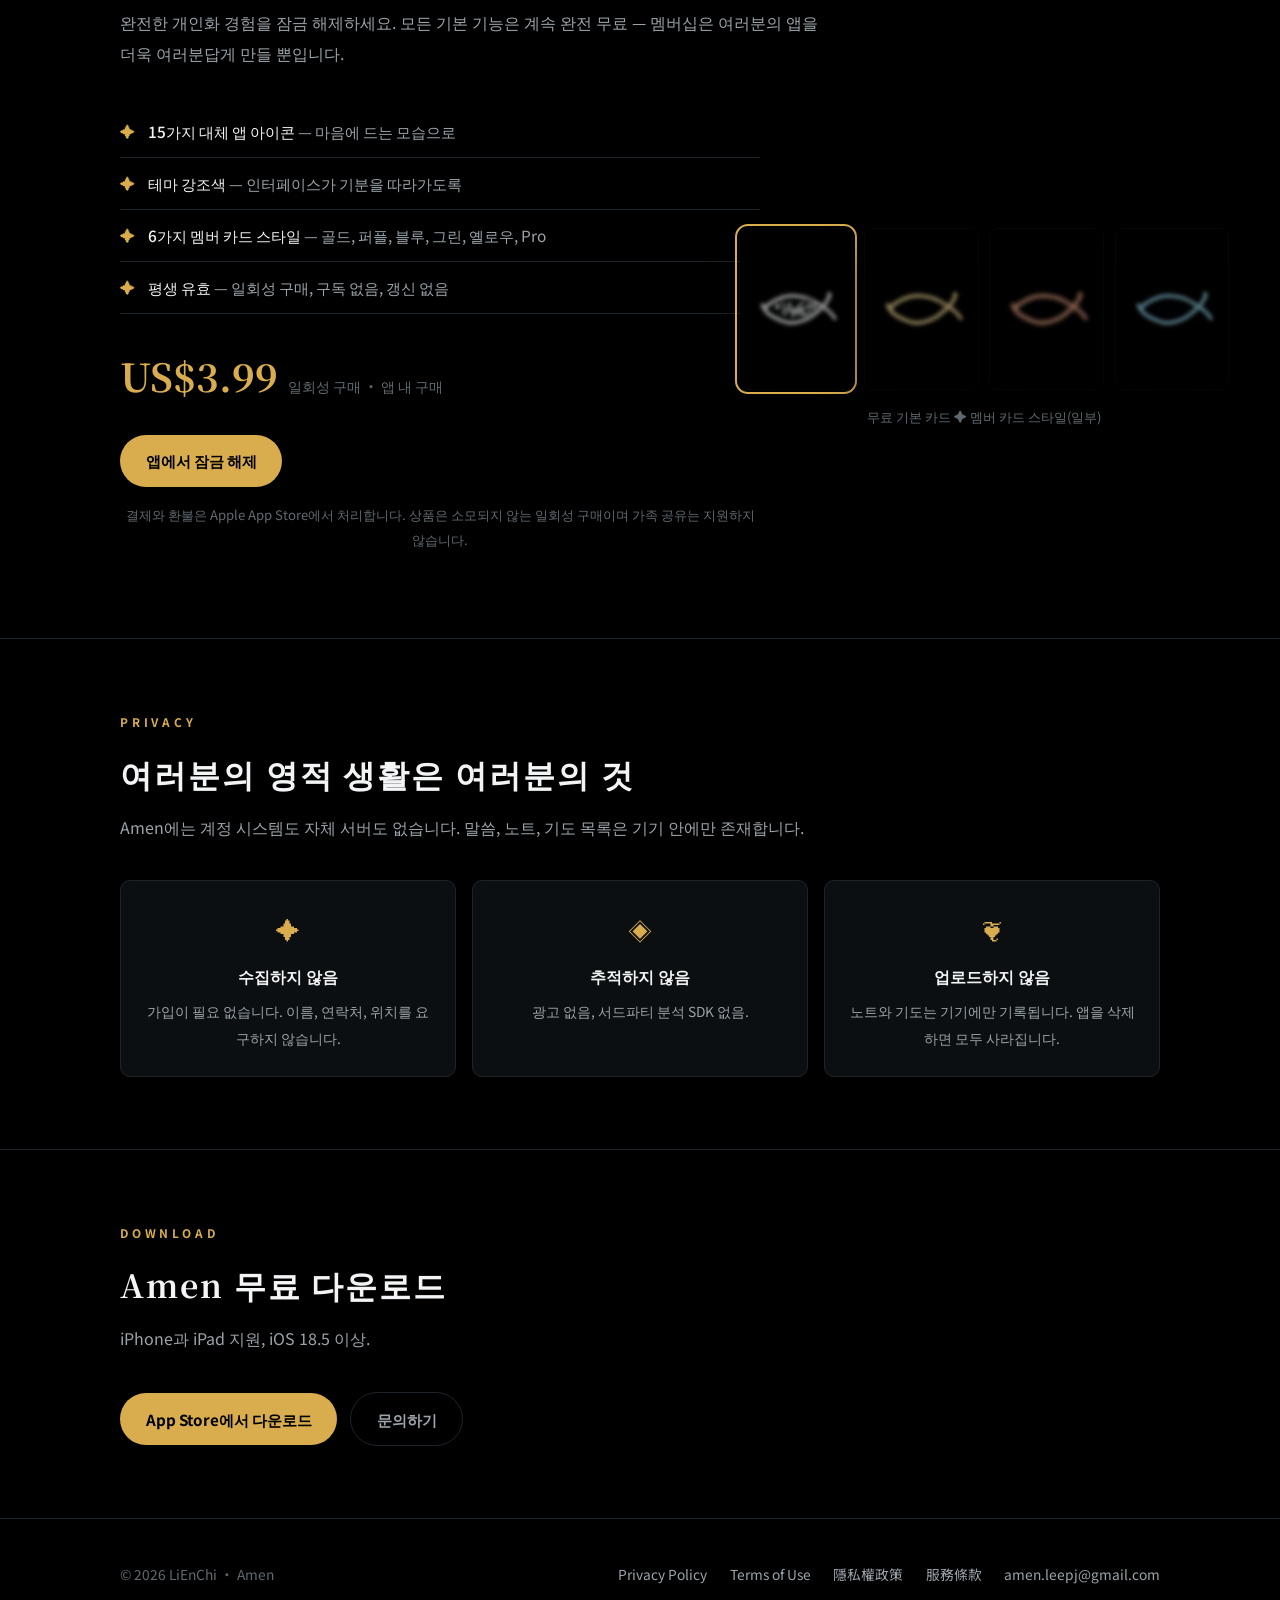
<file: index-ko.html>
<!doctype html>
<html lang="ko">
<head>
<meta charset="utf-8">
<meta name="viewport" content="width=device-width, initial-scale=1">
<title>Amen — 하루 한 구절 말씀, 날마다 새로운 은혜</title>
<meta name="description" content="Amen은 조용한 큐티 앱입니다:매일의 말씀 카드, 성경 읽기 노트, 중보기도 목록, 묵독 리더보드. 여러분의 영적 생활은 오직 여러분의 폰 안에 있습니다.">
<link rel="canonical" href="https://amen-web.pages.dev/index-ko">
<link rel="alternate" hreflang="zh-Hant" href="https://amen-web.pages.dev/">
<link rel="alternate" hreflang="en" href="https://amen-web.pages.dev/index-en">
<link rel="alternate" hreflang="ja" href="https://amen-web.pages.dev/index-ja">
<link rel="alternate" hreflang="ko" href="https://amen-web.pages.dev/index-ko">
<link rel="alternate" hreflang="x-default" href="https://amen-web.pages.dev/">
<meta name="theme-color" content="#000000">
<meta property="og:type" content="website">
<meta property="og:site_name" content="Amen">
<meta property="og:title" content="Amen — 하루 한 구절 말씀, 날마다 새로운 은혜">
<meta property="og:description" content="조용한 큐티 앱:매일의 말씀 카드, 성경 읽기 노트, 중보기도 목록, 묵독 리더보드. iOS 무료 다운로드, 광고 없음, 추적 없음.">
<meta property="og:url" content="https://amen-web.pages.dev/index-ko">
<meta property="og:image" content="https://amen-web.pages.dev/assets/logo.png">
<meta property="og:image:width" content="256">
<meta property="og:image:height" content="256">
<meta property="og:image:alt" content="Amen 로고">
<meta property="og:locale" content="ko_KR">
<meta property="og:locale:alternate" content="zh_TW">
<meta property="og:locale:alternate" content="en_US">
<meta property="og:locale:alternate" content="ja_JP">
<meta name="twitter:card" content="summary">
<meta name="twitter:title" content="Amen — 하루 한 구절 말씀, 날마다 새로운 은혜">
<meta name="twitter:description" content="조용한 큐티 앱:매일의 말씀 카드, 성경 노트, 중보기도 목록, 묵독 리더보드. iOS 무료.">
<meta name="twitter:image" content="https://amen-web.pages.dev/assets/logo.png">
<meta name="apple-itunes-app" content="app-id=6806260503">
<link rel="icon" type="image/png" href="assets/logo.png">
<link rel="stylesheet" href="style.css">
<script type="application/ld+json">
{
  "@context": "https://schema.org",
  "@type": "SoftwareApplication",
  "name": "Amen",
  "applicationCategory": "LifestyleApplication",
  "operatingSystem": "iOS 18.5+",
  "inLanguage": "ko",
  "url": "https://amen-web.pages.dev/index-ko",
  "downloadUrl": "https://apps.apple.com/app/id6806260503",
  "description": "Amen은 조용한 큐티 앱입니다:매일의 말씀 카드, 성경 읽기 노트, 중보기도 목록, 묵독 리더보드. 여러분의 영적 생활은 오직 여러분의 폰 안에 있습니다.",
  "featureList": "매일의 말씀 카드, 성경 읽기와 노트, 중보기도 목록, 책장과 PDF, 묵독 리더보드, 홈 화면 위젯",
  "offers": { "@type": "Offer", "price": "0", "priceCurrency": "TWD" },
  "author": { "@type": "Organization", "name": "LiEnChi", "email": "amen.leepj@gmail.com" }
}
</script>
</head>
<body>

<header class="nav">
  <div class="wrap">
    <a class="brand" href="/index-ko"><img src="assets/logo.png" alt="Amen logo">AMEN</a>
    <nav>
      <a href="#features">기능</a>
      <a href="#goldfish">Goldfish 멤버</a>
      <a href="#privacy">개인정보</a>
      <a href="/privacy-en">Privacy Policy</a>
      <a href="/terms-en">Terms of Use</a>
      <a class="cta" href="#download">무료 다운로드</a>
    </nav>
    <div class="lang-toggle">
      <a href="/">中文</a>
      <a href="/index-en">EN</a>
      <a href="/index-ja">日本語</a>
      <a href="/index-ko" aria-current="true">한국어</a>
    </div>
  </div>
</header>

<!-- Hero:앱의 말씀 카드 화면 재현 -->
<section class="hero">
  <div class="wrap">
    <div>
      <p class="eyebrow">AMEN</p>
      <h1>하루 한 구절 말씀,<br>날마다 새로운 은혜</h1>
      <p class="lede">Amen은 조용한 큐티 앱입니다:<strong>말씀 카드</strong>, <strong>성경</strong>, <strong>중보기도 목록</strong>. 여러분의 노트와 기도는 오직 여러분의 폰에만 기록되고, 그 누구의 손에도 거치지 않습니다.</p>
      <div class="hero-actions">
        <a class="btn btn-gold" href="#download">iOS 무료 다운로드</a>
        <a class="btn btn-ghost" href="#features">기능 살펴보기</a>
      </div>
      <p class="hero-note">iOS 18.5+ · 기본 기능 완전 무료 · 광고 없음 · 추적 없음</p>
    </div>

    <div class="card-stage">
      <div class="flip" id="heroCard" tabindex="0" role="button" aria-label="말씀 카드, 탭해서 뒤집기">
        <div class="flip-inner">
          <!-- 앞면:JAMEN 아트워크 -->
          <div class="face front"><img src="assets/card-front.png" alt="말씀 카드 앞면:JAMEN 물고기 아트워크"></div>
          <!-- 뒷면:카드 배경 + 흰 글씨(앱 내용 화면과 동일한 레이아웃) -->
          <div class="face back">
            <div class="verse">
              <p class="kicker">AMEN · 말씀 카드</p>
              <h2 class="title">고요함 가운데</h2>
              <p class="msg">"너희의 능력은<br>고요함과 믿음 가운데 있습니다."</p>
              <p class="ref">이사야 30:15</p>
              <p class="bless">✦ 주님의 은혜가 함께하시길 ✦</p>
            </div>
          </div>
        </div>
      </div>
      <p class="flip-hint">카드를 탭해 뒤집어 보세요</p>
    </div>
  </div>
</section>

<!-- 기능 -->
<section id="features">
  <div class="wrap">
    <div class="sec-head">
      <p class="kicker">FEATURES</p>
      <h2>일상의 신앙을 담는 조용한 공간</h2>
      <p>매일 한 장의 말씀 카드에서 시작합니다:읽고, 적고, 기도하는 것 — 모두 한곳에서.</p>
    </div>
    <div class="grid grid-3">
      <div class="feat"><div class="icon">✦</div><h3>매일의 말씀 카드</h3><p>매일 새 카드를 열어 사랑하는 말씀을 수집하세요. 7가지 카드 스타일이 말씀마다 고유한 얼굴을 만들어 줍니다.</p></div>
      <div class="feat"><div class="icon">❦</div><h3>성경 읽기와 노트</h3><p>전권 읽기, 책 이름 검색으로 바로 장 이동, 책갈피, 형광펜, 그리고 오직 나를 위한 프라이빗 노트.</p></div>
      <div class="feat"><div class="icon">❧</div><h3>기도 풀・편지</h3><p>중보기도 제목을 기도 풀에 담아 그룹으로 정리하고, 하루 한 통의 기도 편지를 보내세요 — 집중을 위해 하루 한 통.</p></div>
      <div class="feat"><div class="icon">▤</div><h3>책장과 PDF</h3><p>큐티 자료나 책을 PDF로 가져와 책장에 추가하고, 책갈피를 달며 오프라인에서도 읽으세요.</p></div>
      <div class="feat"><div class="icon">◈</div><h3>묵독 리더보드</h3><p>Game Center로 친구들, 전 세계 사람들과 쌓아 온 묵독 시간을 비교 — 경쟁이 아니라 서로의 격려입니다.</p></div>
      <div class="feat"><div class="icon">▣</div><h3>홈 화면 위젯</h3><p>오늘의 말씀을 홈 화면과 잠금 화면에. 매일 자정에 카드가 바뀌고, 탭 한 번이면 앱으로 돌아갑니다.</p></div>
    </div>
  </div>
</section>

<!-- Goldfish 멤버십 -->
<section id="goldfish">
  <div class="wrap">
    <div class="sec-head">
      <p class="kicker">GOLDFISH MEMBERSHIP</p>
      <h2>Goldfish 멤버십 · 한 번 구매, 평생 사용</h2>
      <p>완전한 개인화 경험을 잠금 해제하세요. 모든 기본 기능은 계속 완전 무료 — 멤버십은 여러분의 앱을 더욱 여러분답게 만들 뿐입니다.</p>
    </div>
    <div class="member">
      <div>
        <ul class="perks">
          <li><span><strong>15가지 대체 앱 아이콘</strong> — 마음에 드는 모습으로</span></li>
          <li><span><strong>테마 강조색</strong> — 인터페이스가 기분을 따라가도록</span></li>
          <li><span><strong>6가지 멤버 카드 스타일</strong> — 골드, 퍼플, 블루, 그린, 옐로우, Pro</span></li>
          <li><span><strong>평생 유효</strong> — 일회성 구매, 구독 없음, 갱신 없음</span></li>
        </ul>
        <div class="price-tag"><span class="price">US$3.99</span><span class="price-unit">일회성 구매 · 앱 내 구매</span></div>
        <div class="hero-actions"><a class="btn btn-gold" href="#download">앱에서 잠금 해제</a></div>
        <p class="member-note">결제와 환불은 Apple App Store에서 처리합니다. 상품은 소모되지 않는 일회성 구매이며 가족 공유는 지원하지 않습니다.</p>
      </div>
      <div>
        <div class="member-cards">
          <img class="free" src="assets/card-back.png" alt="기본 카드(무료)">
          <img src="assets/card-gold.png" alt="Goldfish 카드 스타일:Pro 골드">
          <img src="assets/card-purple.png" alt="Goldfish 카드 스타일:Pro 퍼플">
          <img src="assets/card-blue.png" alt="Goldfish 카드 스타일:Pro 블루">
        </div>
        <p class="member-note">무료 기본 카드 ✦ 멤버 카드 스타일(일부)</p>
      </div>
    </div>
  </div>
</section>

<!-- 개인정보 보호 -->
<section id="privacy">
  <div class="wrap">
    <div class="sec-head">
      <p class="kicker">PRIVACY</p>
      <h2>여러분의 영적 생활은 여러분의 것</h2>
      <p>Amen에는 계정 시스템도 자체 서버도 없습니다. 말씀, 노트, 기도 목록은 기기 안에만 존재합니다.</p>
    </div>
    <div class="promise">
      <div class="p-card"><div class="p-icon">✦</div><h3>수집하지 않음</h3><p>가입이 필요 없습니다. 이름, 연락처, 위치를 요구하지 않습니다.</p></div>
      <div class="p-card"><div class="p-icon">◈</div><h3>추적하지 않음</h3><p>광고 없음, 서드파티 분석 SDK 없음.</p></div>
      <div class="p-card"><div class="p-icon">❦</div><h3>업로드하지 않음</h3><p>노트와 기도는 기기에만 기록됩니다. 앱을 삭제하면 모두 사라집니다.</p></div>
    </div>
  </div>
</section>

<!-- 다운로드 -->
<section id="download">
  <div class="wrap">
    <div class="sec-head">
      <p class="kicker">DOWNLOAD</p>
      <h2>Amen 무료 다운로드</h2>
      <p>iPhone과 iPad 지원, iOS 18.5 이상.</p>
    </div>
    <div class="hero-actions">
      <a class="btn btn-gold" href="https://apps.apple.com/app/id6806260503" rel="noopener">App Store에서 다운로드</a>
      <a class="btn btn-ghost" href="mailto:amen.leepj@gmail.com">문의하기</a>
    </div>
  </div>
</section>

<footer>
  <div class="wrap">
    <span>© 2026 LiEnChi · Amen</span>
    <nav>
      <a href="/privacy-en">Privacy Policy</a>
      <a href="/terms-en">Terms of Use</a>
      <a href="/privacy-zh-Hant">隱私權政策</a>
      <a href="/terms-zh-Hant">服務條款</a>
      <a href="mailto:amen.leepj@gmail.com">amen.leepj@gmail.com</a>
    </nav>
  </div>
</footer>

<script>
  (function () {
    var card = document.getElementById('heroCard');
    function toggle() { card.classList.toggle('flipped'); }
    card.addEventListener('click', toggle);
    card.addEventListener('keydown', function (e) {
      if (e.key === 'Enter' || e.key === ' ') { e.preventDefault(); toggle(); }
    });
  })();
</script>

</body>
</html>
</file>
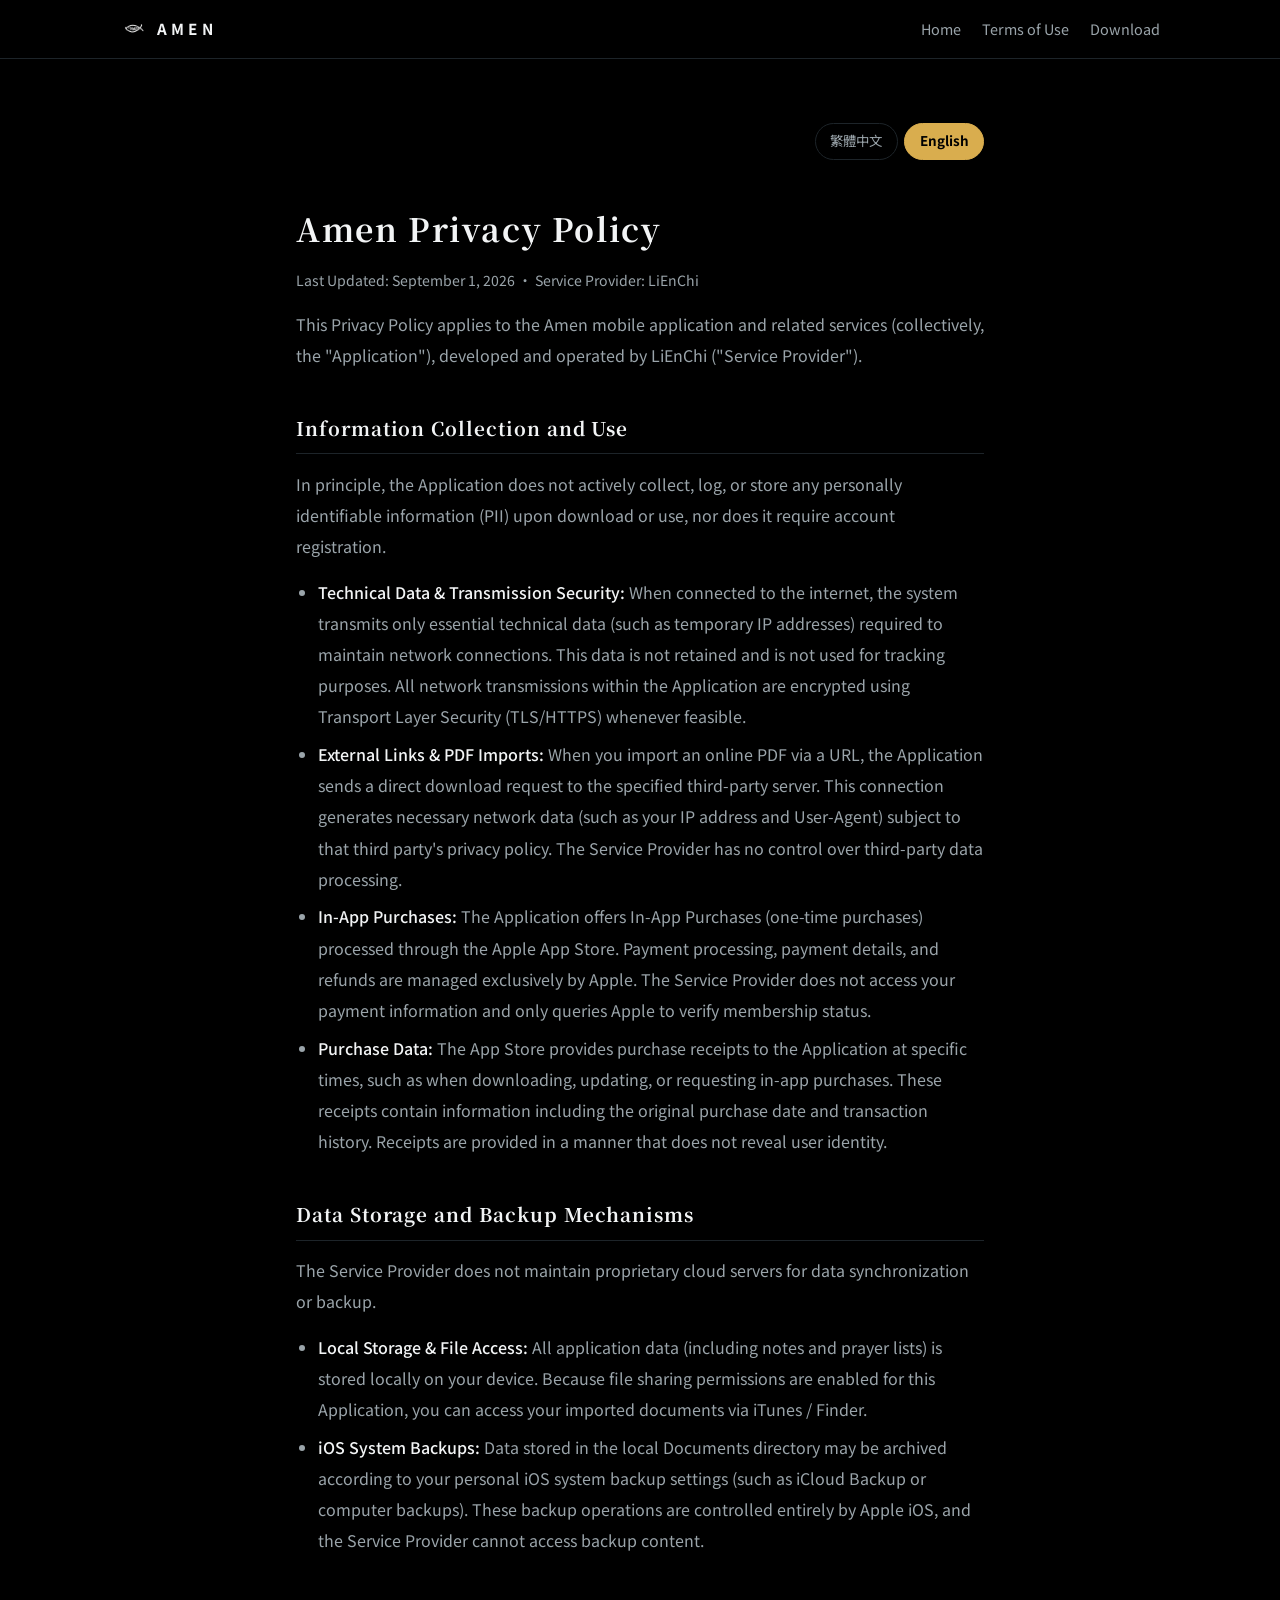
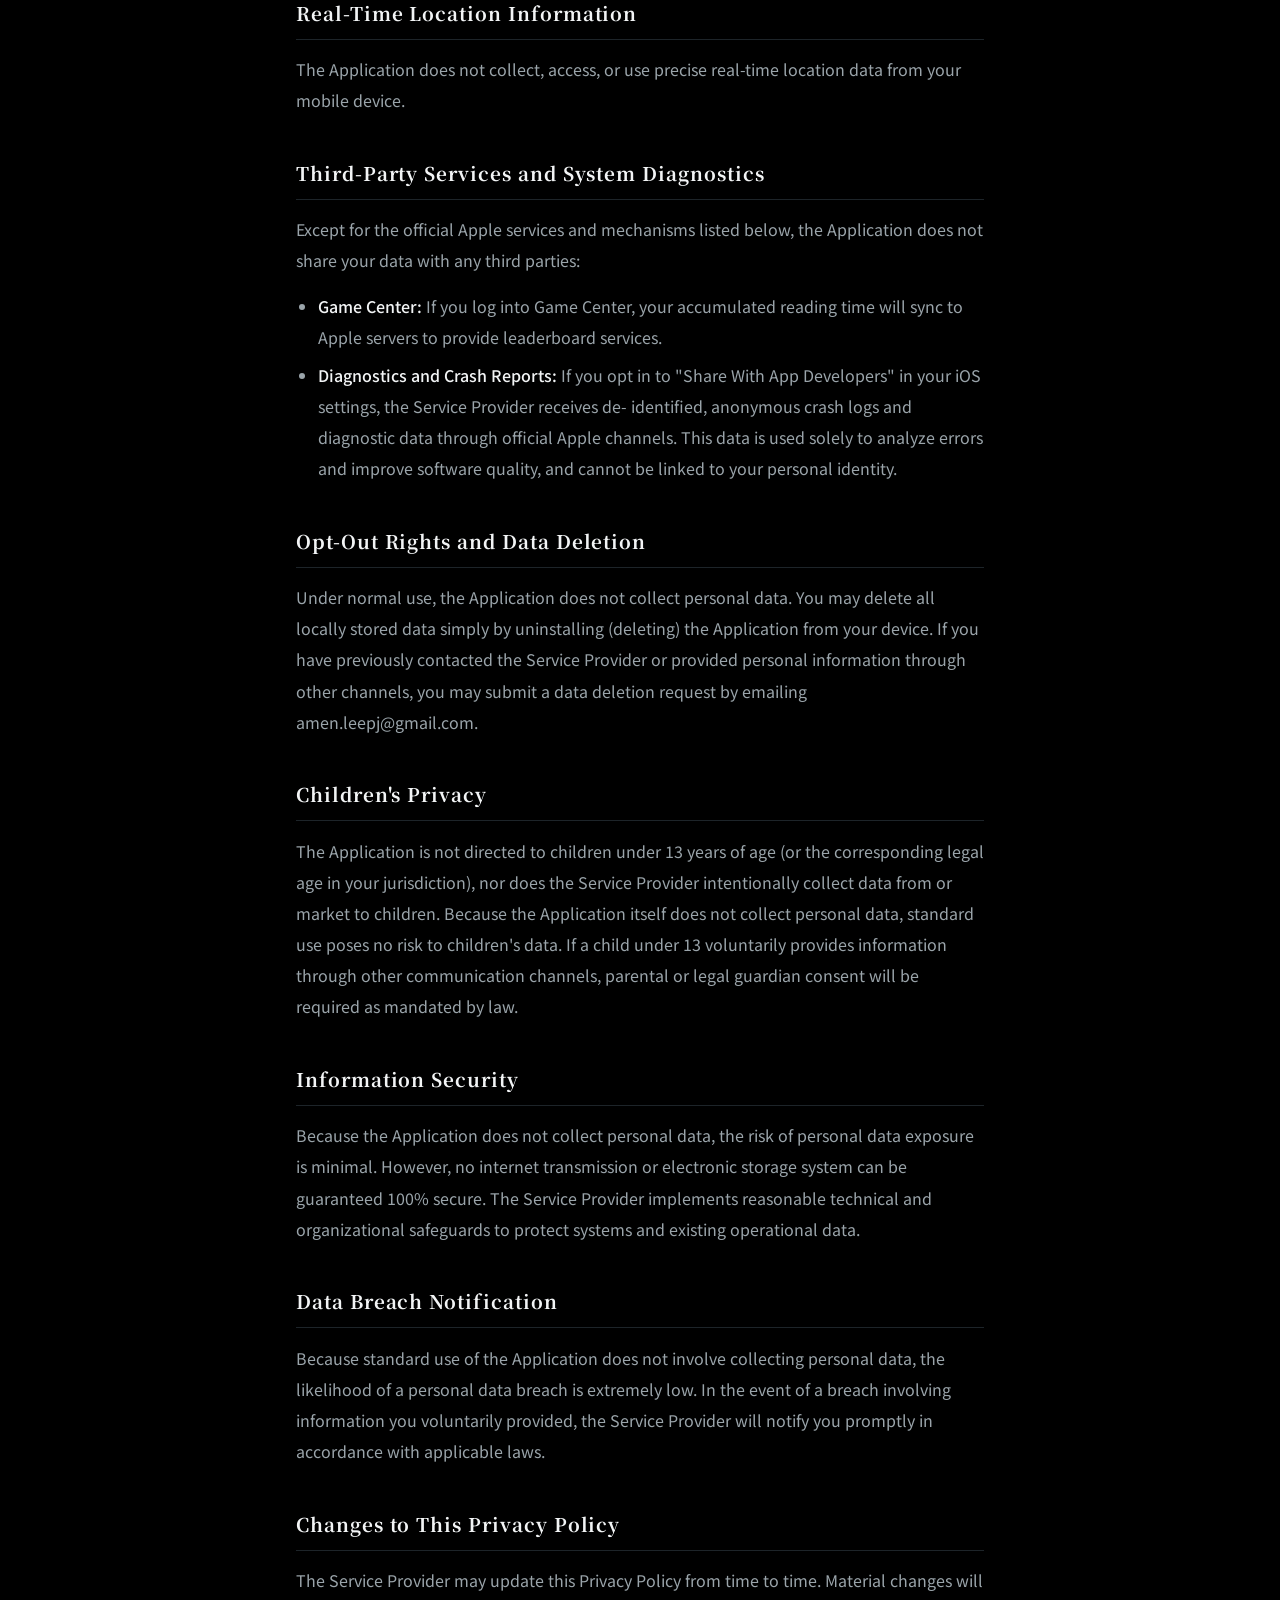
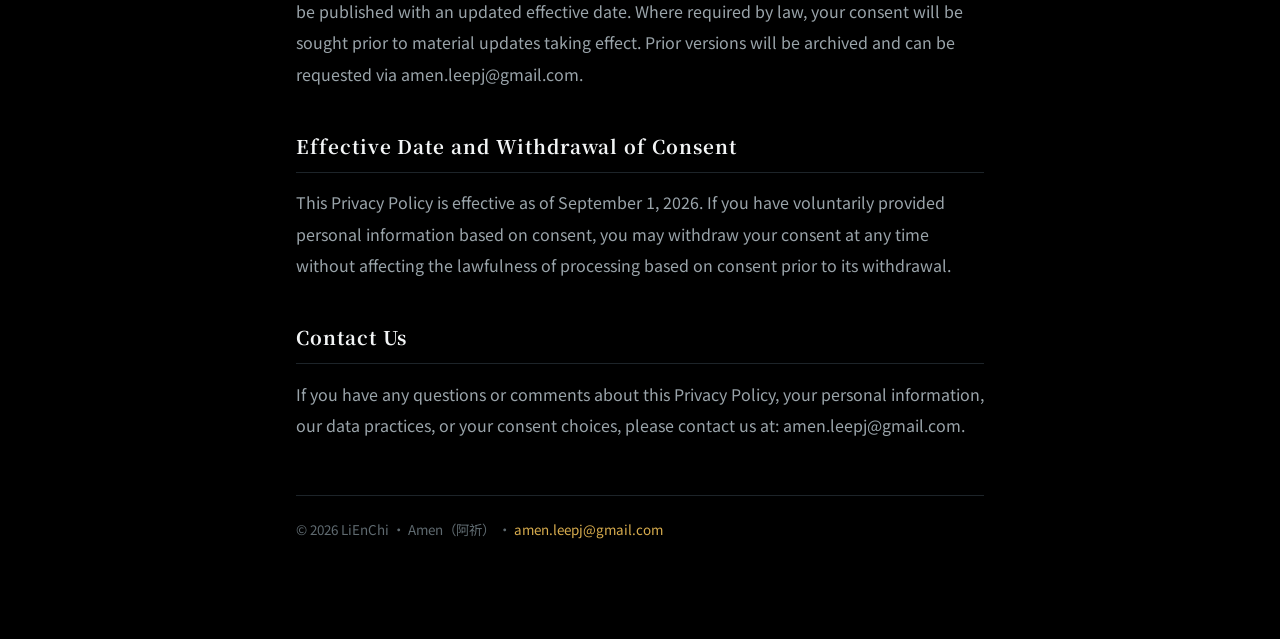
<file: privacy-en.html>
<!doctype html>
<html lang="en">
<head>
<meta charset="utf-8">
<meta name="viewport" content="width=device-width, initial-scale=1">
<title>Amen Privacy Policy</title>
<meta name="description" content="Amen privacy policy: no personal data collection, no uploads, no account system.">
<link rel="canonical" href="https://amen-web.pages.dev/privacy-en">
<link rel="alternate" hreflang="zh-Hant" href="https://amen-web.pages.dev/privacy-zh-Hant">
<link rel="alternate" hreflang="en" href="https://amen-web.pages.dev/privacy-en">
<link rel="alternate" hreflang="x-default" href="https://amen-web.pages.dev/privacy-en">
<meta name="robots" content="noindex,follow">
<link rel="icon" type="image/png" href="assets/logo.png">
<link rel="stylesheet" href="style.css">
</head>
<body>

<header class="nav">
  <div class="wrap">
    <a class="brand" href="/index-en"><img src="assets/logo.png" alt="Amen logo">AMEN</a>
    <nav>
      <a href="/index-en">Home</a>
      <a href="/terms-en">Terms of Use</a>
      <a href="/index-en#download">Download</a>
    </nav>
  </div>
</header>

<main class="legal-wrap">
  <div class="lang-switch">
    <a href="/privacy-zh-Hant">繁體中文</a>
    <a href="/privacy-en" aria-current="true">English</a>
  </div>
  <h1>Amen Privacy Policy</h1>
  <p class="legal-meta">Last Updated: September 1, 2026 · Service Provider: LiEnChi</p>
    <p>This Privacy Policy applies to the Amen mobile application and related services (collectively, the "Application"), developed and operated by LiEnChi ("Service Provider").</p>
    <h2>Information Collection and Use</h2>
    <p>In principle, the Application does not actively collect, log, or store any personally identifiable information (PII) upon download or use, nor does it require account registration.</p>
    <ul>
      <li><strong>Technical Data &amp; Transmission Security:</strong> When connected to the internet, the system transmits only essential technical data (such as temporary IP addresses) required to maintain network connections. This data is not retained and is not used for tracking purposes. All network transmissions within the Application are encrypted using Transport Layer Security (TLS/HTTPS) whenever feasible.</li>
      <li><strong>External Links &amp; PDF Imports:</strong> When you import an online PDF via a URL, the Application sends a direct download request to the specified third-party server. This connection generates necessary network data (such as your IP address and User-Agent) subject to that third party's privacy policy. The Service Provider has no control over third-party data processing.</li>
      <li><strong>In-App Purchases:</strong> The Application offers In-App Purchases (one-time purchases) processed through the Apple App Store. Payment processing, payment details, and refunds are managed exclusively by Apple. The Service Provider does not access your payment information and only queries Apple to verify membership status.</li>
      <li><strong>Purchase Data:</strong> The App Store provides purchase receipts to the Application at specific times, such as when downloading, updating, or requesting in-app purchases. These receipts contain information including the original purchase date and transaction history. Receipts are provided in a manner that does not reveal user identity.</li>
    </ul>
    <h2>Data Storage and Backup Mechanisms</h2>
    <p>The Service Provider does not maintain proprietary cloud servers for data synchronization or backup.</p>
    <ul>
      <li><strong>Local Storage &amp; File Access:</strong> All application data (including notes and prayer lists) is stored locally on your device. Because file sharing permissions are enabled for this Application, you can access your imported documents via iTunes / Finder.</li>
      <li><strong>iOS System Backups:</strong> Data stored in the local Documents directory may be archived according to your personal iOS system backup settings (such as iCloud Backup or computer backups). These backup operations are controlled entirely by Apple iOS, and the Service Provider cannot access backup content.</li>
    </ul>
    <h2>Real-Time Location Information</h2>
    <p>The Application does not collect, access, or use precise real-time location data from your mobile device.</p>
    <h2>Third-Party Services and System Diagnostics</h2>
    <p>Except for the official Apple services and mechanisms listed below, the Application does not share your data with any third parties:</p>
    <ul>
      <li><strong>Game Center:</strong> If you log into Game Center, your accumulated reading time will sync to Apple servers to provide leaderboard services.</li>
      <li><strong>Diagnostics and Crash Reports:</strong> If you opt in to "Share With App Developers" in your iOS settings, the Service Provider receives de- identified, anonymous crash logs and diagnostic data through official Apple channels. This data is used solely to analyze errors and improve software quality, and cannot be linked to your personal identity.</li>
    </ul>
    <h2>Opt-Out Rights and Data Deletion</h2>
    <p>Under normal use, the Application does not collect personal data. You may delete all locally stored data simply by uninstalling (deleting) the Application from your device. If you have previously contacted the Service Provider or provided personal information through other channels, you may submit a data deletion request by emailing amen.leepj@gmail.com.</p>
    <h2>Children's Privacy</h2>
    <p>The Application is not directed to children under 13 years of age (or the corresponding legal age in your jurisdiction), nor does the Service Provider intentionally collect data from or market to children. Because the Application itself does not collect personal data, standard use poses no risk to children's data. If a child under 13 voluntarily provides information through other communication channels, parental or legal guardian consent will be required as mandated by law.</p>
    <h2>Information Security</h2>
    <p>Because the Application does not collect personal data, the risk of personal data exposure is minimal. However, no internet transmission or electronic storage system can be guaranteed 100% secure. The Service Provider implements reasonable technical and organizational safeguards to protect systems and existing operational data.</p>
    <h2>Data Breach Notification</h2>
    <p>Because standard use of the Application does not involve collecting personal data, the likelihood of a personal data breach is extremely low. In the event of a breach involving information you voluntarily provided, the Service Provider will notify you promptly in accordance with applicable laws.</p>
    <h2>Changes to This Privacy Policy</h2>
    <p>The Service Provider may update this Privacy Policy from time to time. Material changes will be published with an updated effective date. Where required by law, your consent will be sought prior to material updates taking effect. Prior versions will be archived and can be requested via amen.leepj@gmail.com.</p>
    <h2>Effective Date and Withdrawal of Consent</h2>
    <p>This Privacy Policy is effective as of September 1, 2026. If you have voluntarily provided personal information based on consent, you may withdraw your consent at any time without affecting the lawfulness of processing based on consent prior to its withdrawal.</p>
    <h2>Contact Us</h2>
    <p>If you have any questions or comments about this Privacy Policy, your personal information, our data practices, or your consent choices, please contact us at: amen.leepj@gmail.com.</p>
  <div class="legal-foot">© 2026 LiEnChi · Amen（阿祈） · <a href="mailto:amen.leepj@gmail.com">amen.leepj@gmail.com</a></div>
</main>

</body>
</html>
</file>
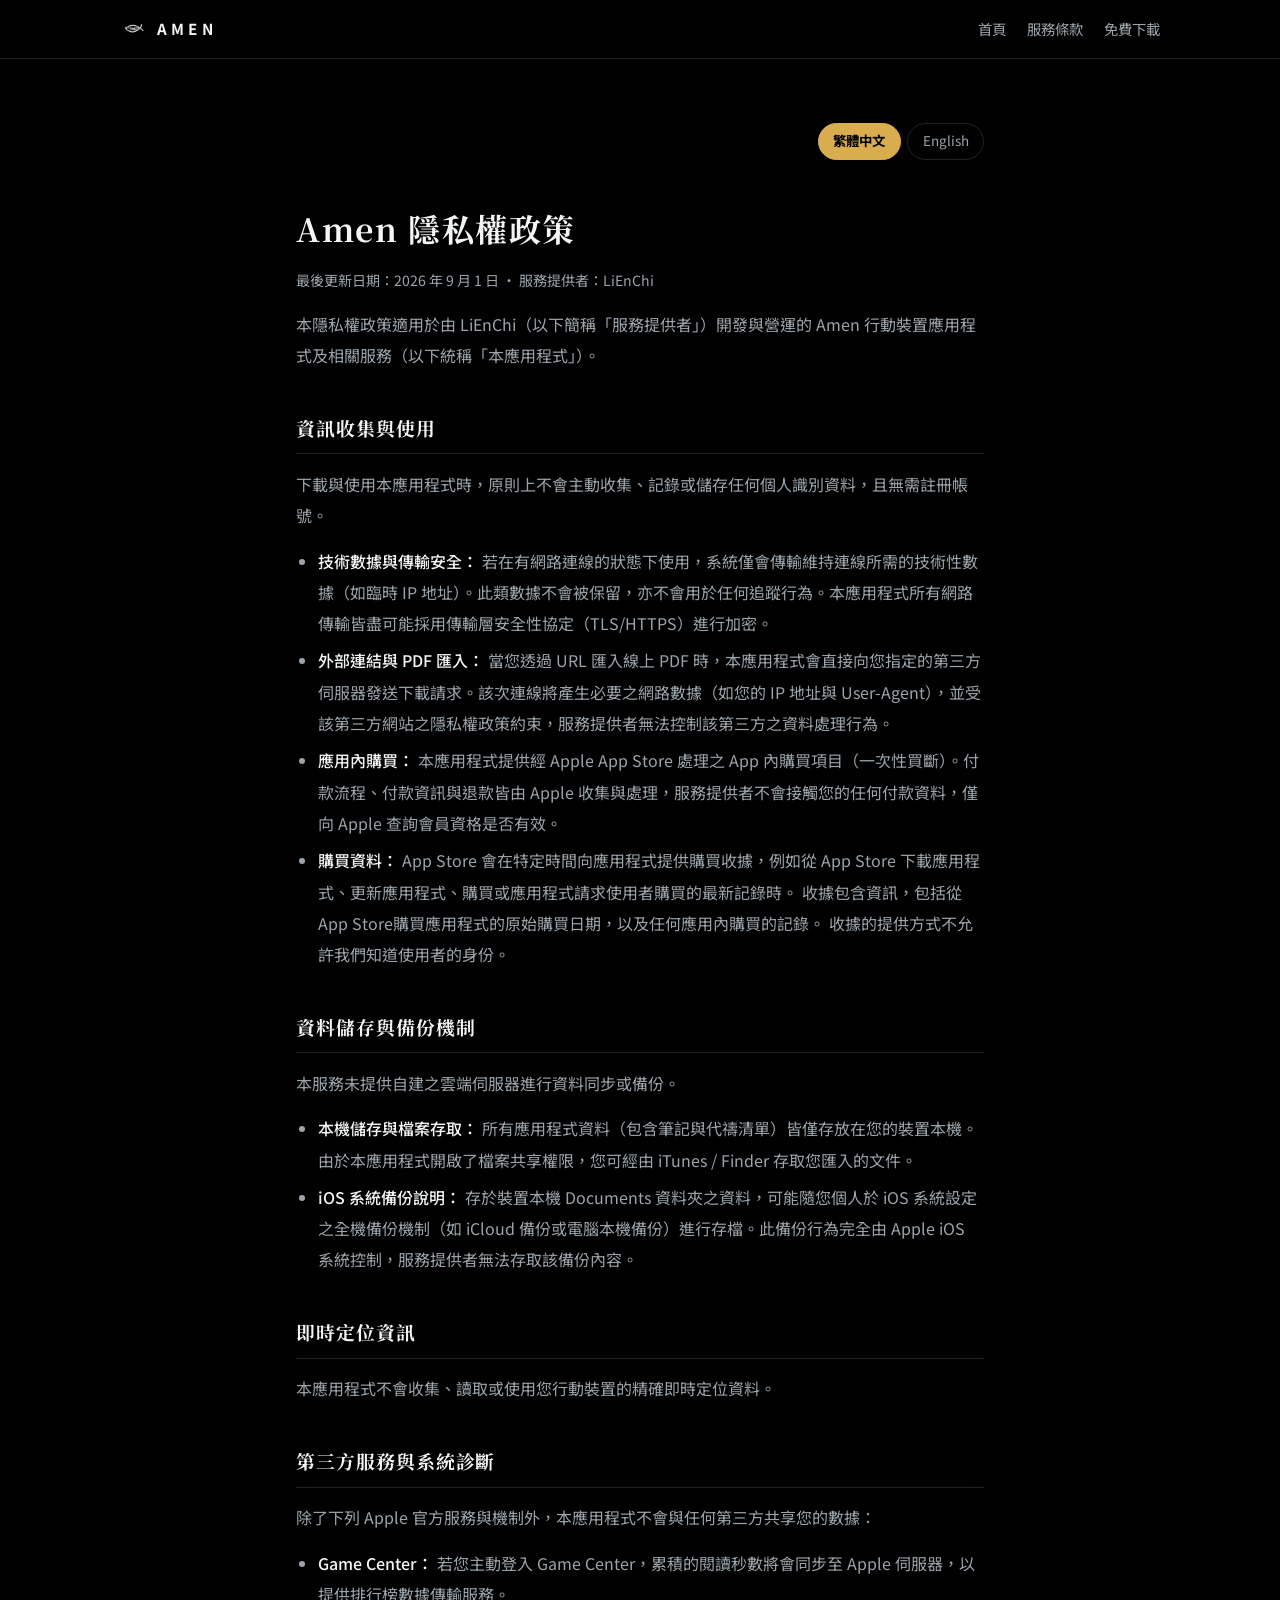
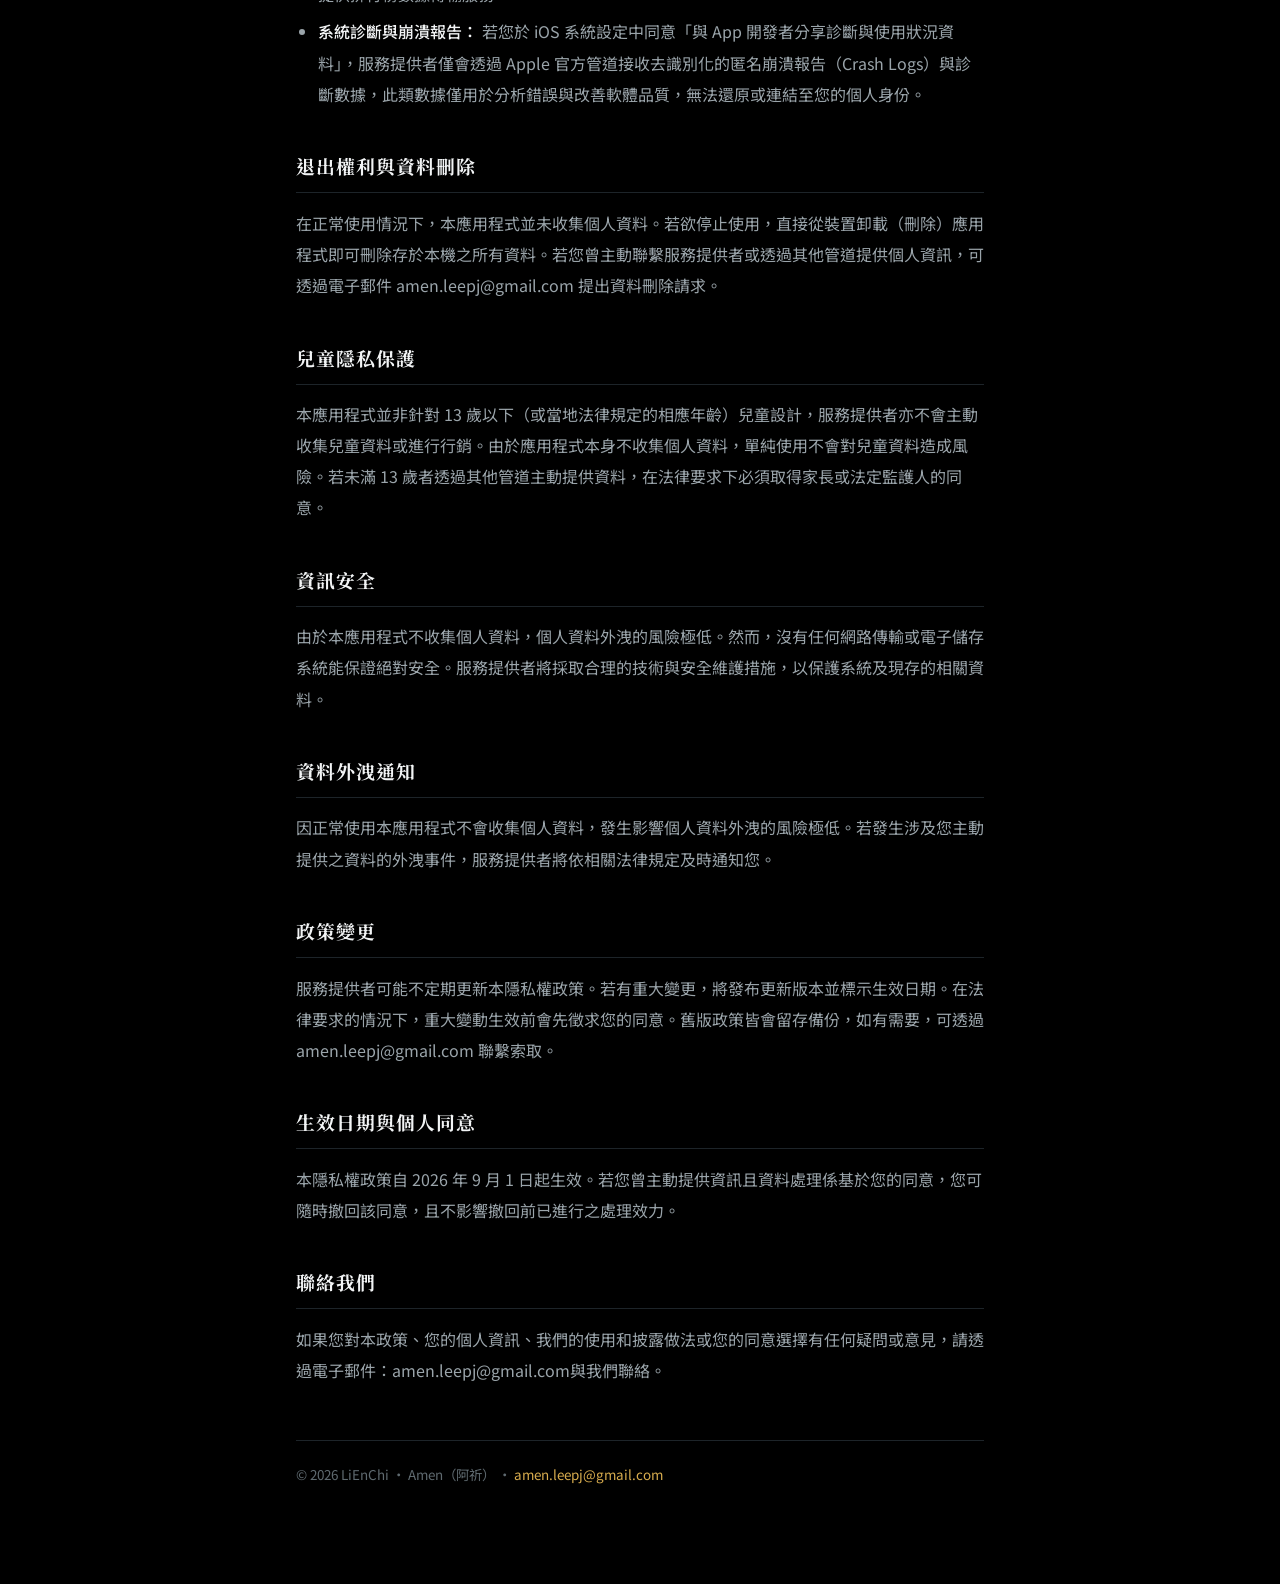
<file: privacy-zh-Hant.html>
<!doctype html>
<html lang="zh-Hant">
<head>
<meta charset="utf-8">
<meta name="viewport" content="width=device-width, initial-scale=1">
<title>Amen 隱私權政策</title>
<meta name="description" content="Amen（阿祈）隱私權政策：不收集個人資料、不上傳、無帳號系統。">
<link rel="canonical" href="https://amen-web.pages.dev/privacy-zh-Hant">
<link rel="alternate" hreflang="zh-Hant" href="https://amen-web.pages.dev/privacy-zh-Hant">
<link rel="alternate" hreflang="en" href="https://amen-web.pages.dev/privacy-en">
<link rel="alternate" hreflang="x-default" href="https://amen-web.pages.dev/privacy-en">
<meta name="robots" content="noindex,follow">
<link rel="icon" type="image/png" href="assets/logo.png">
<link rel="stylesheet" href="style.css">
</head>
<body>

<header class="nav">
  <div class="wrap">
    <a class="brand" href="/"><img src="assets/logo.png" alt="Amen logo">AMEN</a>
    <nav>
      <a href="/">首頁</a>
      <a href="/terms-zh-Hant">服務條款</a>
      <a href="/#download">免費下載</a>
    </nav>
  </div>
</header>

<main class="legal-wrap">
  <div class="lang-switch">
    <a href="/privacy-zh-Hant" aria-current="true">繁體中文</a>
    <a href="/privacy-en">English</a>
  </div>
  <h1>Amen 隱私權政策</h1>
  <p class="legal-meta">最後更新日期：2026 年 9 月 1 日 · 服務提供者：LiEnChi</p>
    <p>本隱私權政策適用於由 LiEnChi（以下簡稱「服務提供者」）開發與營運的 Amen 行動裝置應用程式及相關服務（以下統稱「本應用程式」）。</p>
    <h2>資訊收集與使用</h2>
    <p>下載與使用本應用程式時，原則上不會主動收集、記錄或儲存任何個人識別資料，且無需註冊帳號。</p>
    <ul>
      <li><strong>技術數據與傳輸安全：</strong> 若在有網路連線的狀態下使用，系統僅會傳輸維持連線所需的技術性數據（如臨時 IP 地址）。此類數據不會被保留，亦不會用於任何追蹤行為。本應用程式所有網路傳輸皆盡可能採用傳輸層安全性協定（TLS/HTTPS）進行加密。</li>
      <li><strong>外部連結與 PDF 匯入：</strong> 當您透過 URL 匯入線上 PDF 時，本應用程式會直接向您指定的第三方伺服器發送下載請求。該次連線將產生必要之網路數據（如您的 IP 地址與 User-Agent），並受該第三方網站之隱私權政策約束，服務提供者無法控制該第三方之資料處理行為。</li>
      <li><strong>應用內購買：</strong> 本應用程式提供經 Apple App Store 處理之 App 內購買項目（一次性買斷）。付款流程、付款資訊與退款皆由 Apple 收集與處理，服務提供者不會接觸您的任何付款資料，僅向 Apple 查詢會員資格是否有效。</li>
      <li><strong>購買資料：</strong> App Store 會在特定時間向應用程式提供購買收據，例如從 App Store 下載應用程式、更新應用程式、購買或應用程式請求使用者購買的最新記錄時。 收據包含資訊，包括從App Store購買應用程式的原始購買日期，以及任何應用內購買的記錄。 收據的提供方式不允許我們知道使用者的身份。</li>
    </ul>
    <h2>資料儲存與備份機制</h2>
    <p>本服務未提供自建之雲端伺服器進行資料同步或備份。</p>
    <ul>
      <li><strong>本機儲存與檔案存取：</strong> 所有應用程式資料（包含筆記與代禱清單）皆僅存放在您的裝置本機。由於本應用程式開啟了檔案共享權限，您可經由 iTunes / Finder 存取您匯入的文件。</li>
      <li><strong>iOS 系統備份說明：</strong> 存於裝置本機 Documents 資料夾之資料，可能隨您個人於 iOS 系統設定之全機備份機制（如 iCloud 備份或電腦本機備份）進行存檔。此備份行為完全由 Apple iOS 系統控制，服務提供者無法存取該備份內容。</li>
    </ul>
    <h2>即時定位資訊</h2>
    <p>本應用程式不會收集、讀取或使用您行動裝置的精確即時定位資料。</p>
    <h2>第三方服務與系統診斷</h2>
    <p>除了下列 Apple 官方服務與機制外，本應用程式不會與任何第三方共享您的數據：</p>
    <ul>
      <li><strong>Game Center：</strong> 若您主動登入 Game Center，累積的閱讀秒數將會同步至 Apple 伺服器，以提供排行榜數據傳輸服務。</li>
      <li><strong>系統診斷與崩潰報告：</strong> 若您於 iOS 系統設定中同意「與 App 開發者分享診斷與使用狀況資料」，服務提供者僅會透過 Apple 官方管道接收去識別化的匿名崩潰報告（Crash Logs）與診斷數據，此類數據僅用於分析錯誤與改善軟體品質，無法還原或連結至您的個人身份。</li>
    </ul>
    <h2>退出權利與資料刪除</h2>
    <p>在正常使用情況下，本應用程式並未收集個人資料。若欲停止使用，直接從裝置卸載（刪除）應用程式即可刪除存於本機之所有資料。若您曾主動聯繫服務提供者或透過其他管道提供個人資訊，可透過電子郵件 amen.leepj@gmail.com 提出資料刪除請求。</p>
    <h2>兒童隱私保護</h2>
    <p>本應用程式並非針對 13 歲以下（或當地法律規定的相應年齡）兒童設計，服務提供者亦不會主動收集兒童資料或進行行銷。由於應用程式本身不收集個人資料，單純使用不會對兒童資料造成風險。若未滿 13 歲者透過其他管道主動提供資料，在法律要求下必須取得家長或法定監護人的同意。</p>
    <h2>資訊安全</h2>
    <p>由於本應用程式不收集個人資料，個人資料外洩的風險極低。然而，沒有任何網路傳輸或電子儲存系統能保證絕對安全。服務提供者將採取合理的技術與安全維護措施，以保護系統及現存的相關資料。</p>
    <h2>資料外洩通知</h2>
    <p>因正常使用本應用程式不會收集個人資料，發生影響個人資料外洩的風險極低。若發生涉及您主動提供之資料的外洩事件，服務提供者將依相關法律規定及時通知您。</p>
    <h2>政策變更</h2>
    <p>服務提供者可能不定期更新本隱私權政策。若有重大變更，將發布更新版本並標示生效日期。在法律要求的情況下，重大變動生效前會先徵求您的同意。舊版政策皆會留存備份，如有需要，可透過 amen.leepj@gmail.com 聯繫索取。</p>
    <h2>生效日期與個人同意</h2>
    <p>本隱私權政策自 2026 年 9 月 1 日起生效。若您曾主動提供資訊且資料處理係基於您的同意，您可隨時撤回該同意，且不影響撤回前已進行之處理效力。</p>
    <h2>聯絡我們</h2>
    <p>如果您對本政策、您的個人資訊、我們的使用和披露做法或您的同意選擇有任何疑問或意見，請透過電子郵件：amen.leepj@gmail.com與我們聯絡。</p>
  <div class="legal-foot">© 2026 LiEnChi · Amen（阿祈） · <a href="mailto:amen.leepj@gmail.com">amen.leepj@gmail.com</a></div>
</main>

</body>
</html>
</file>
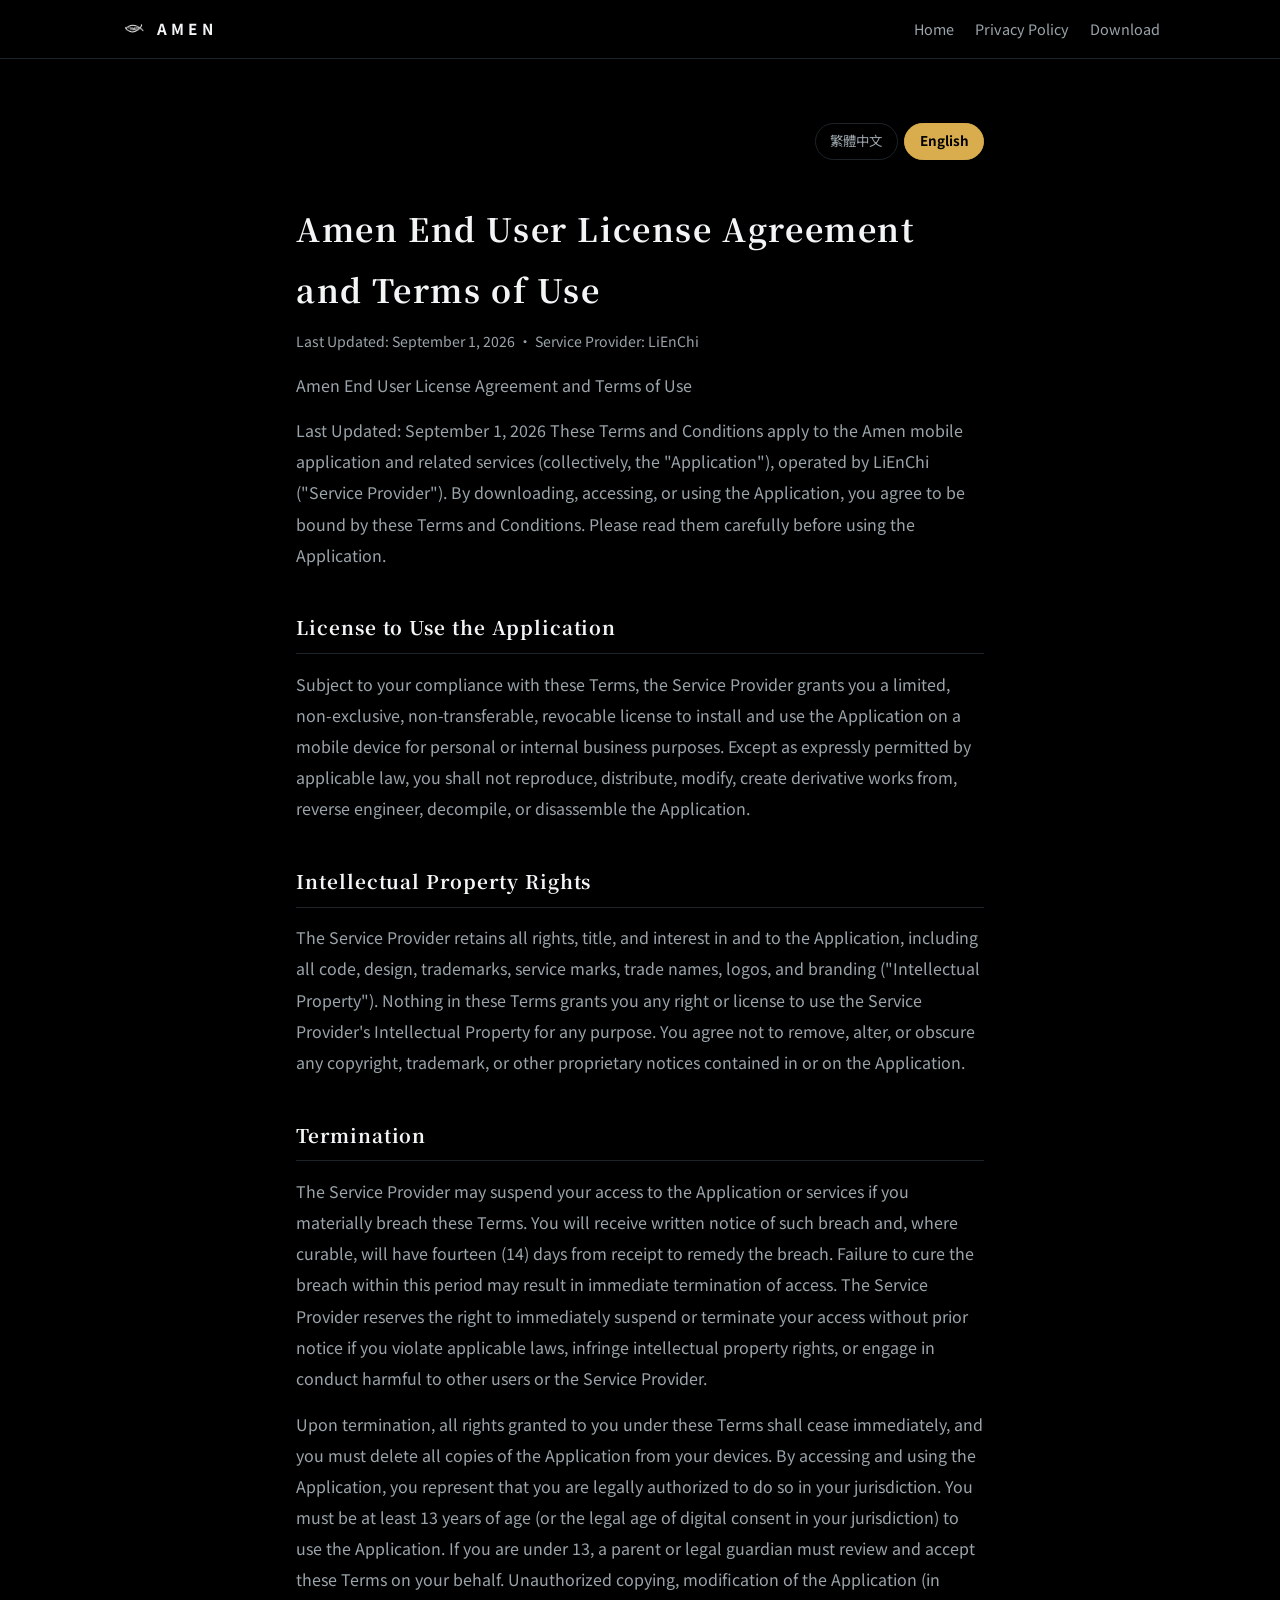
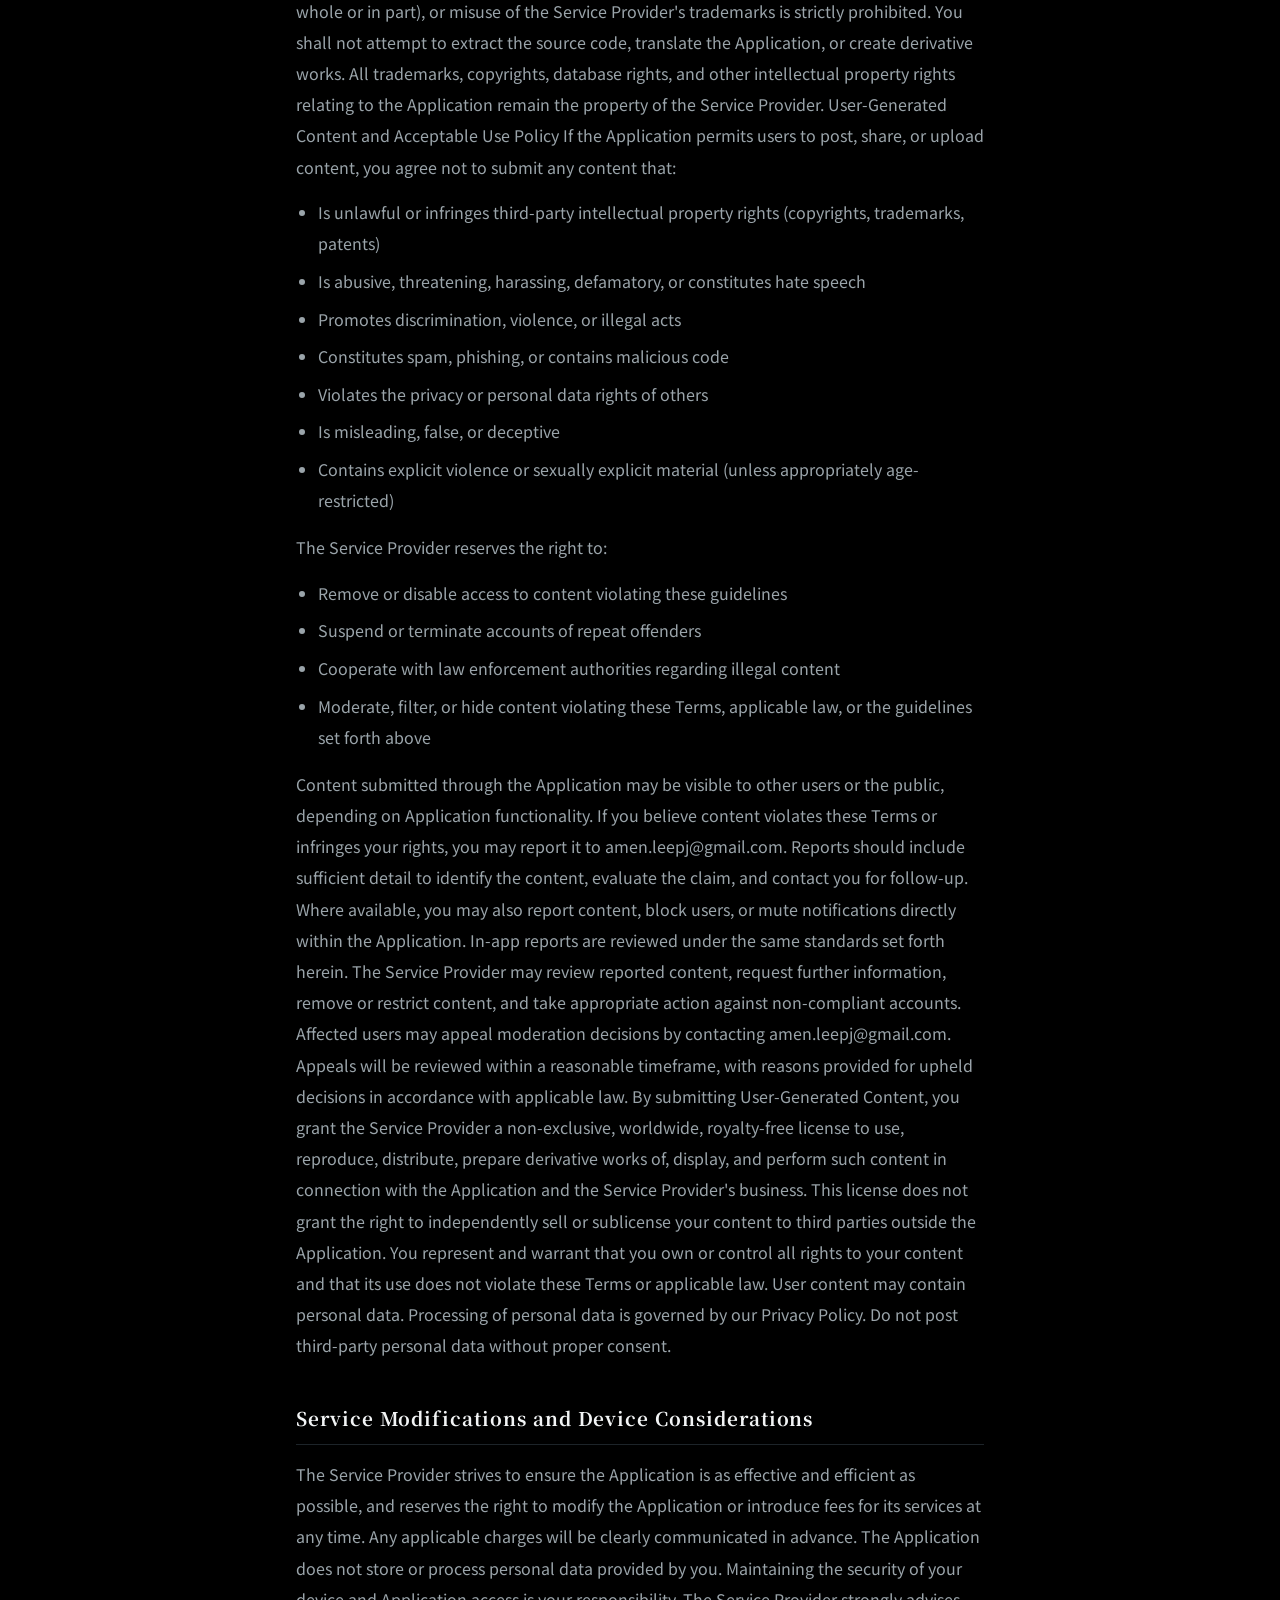
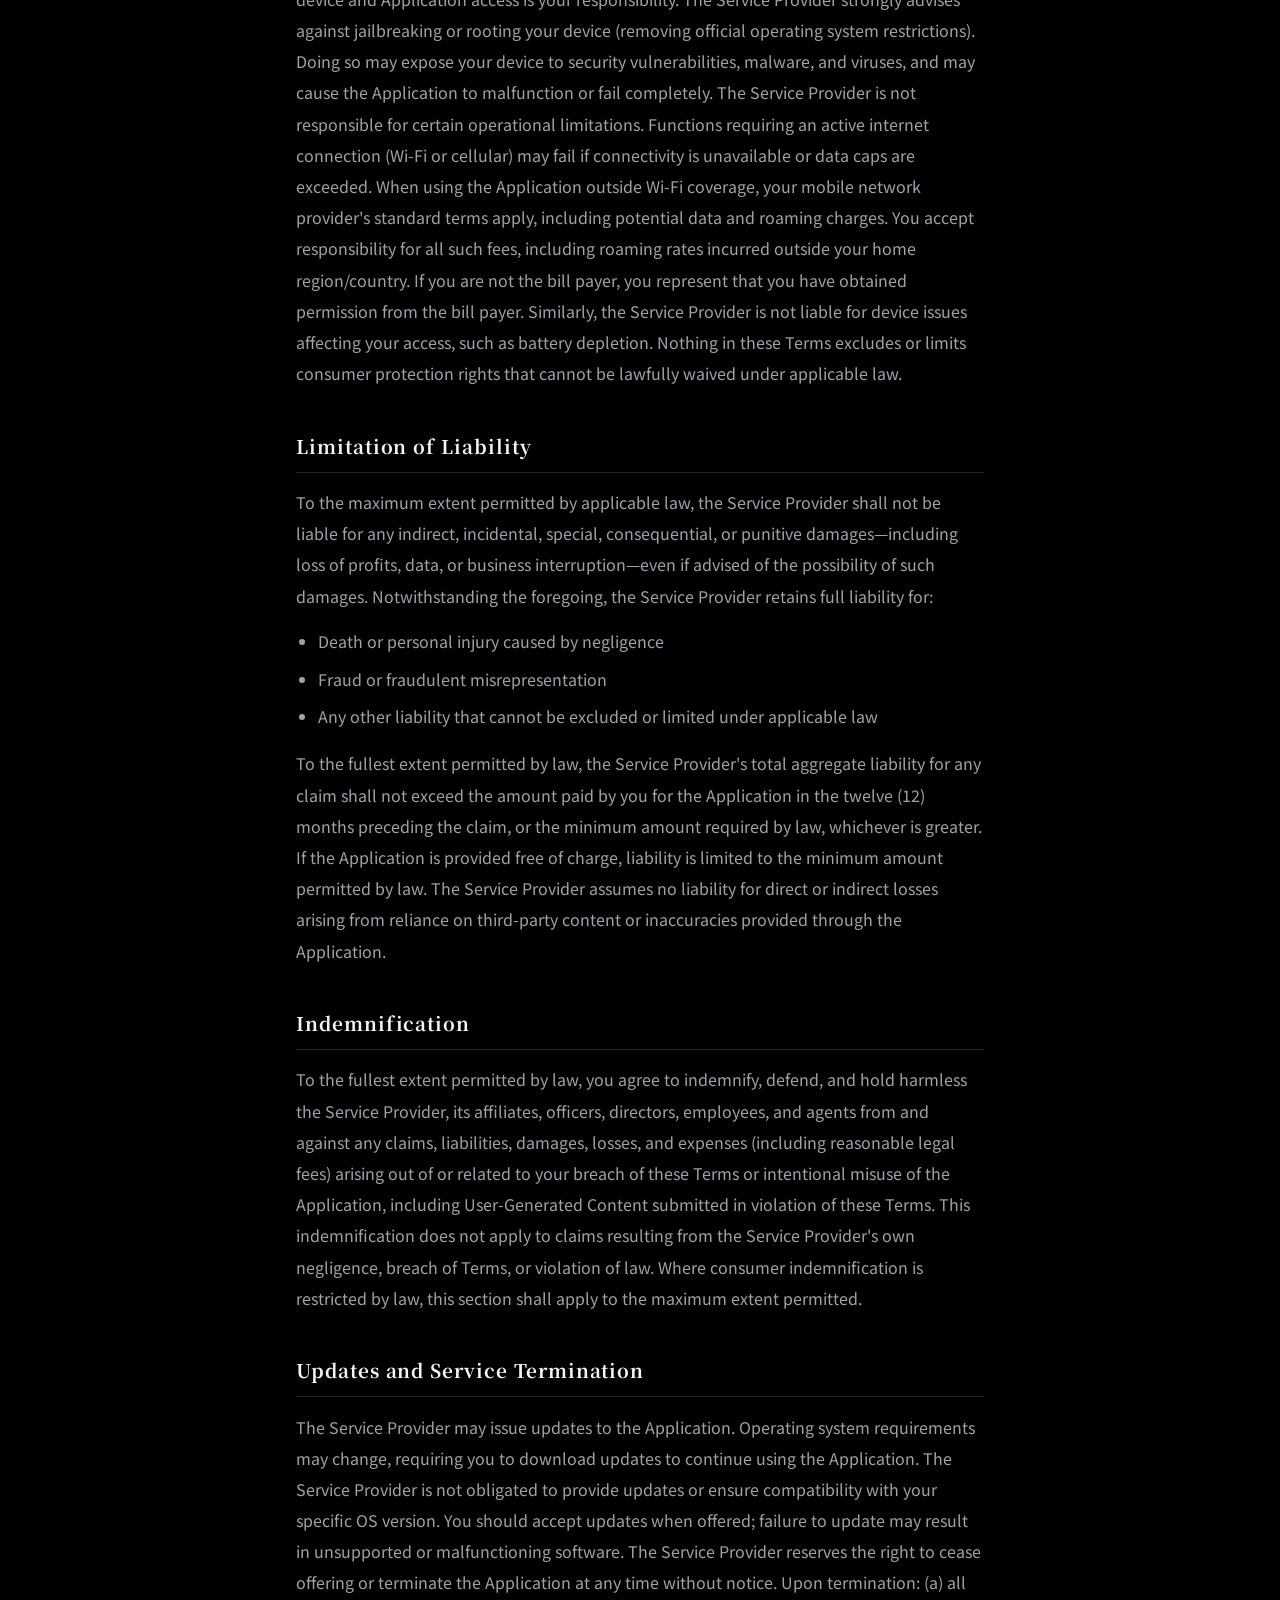
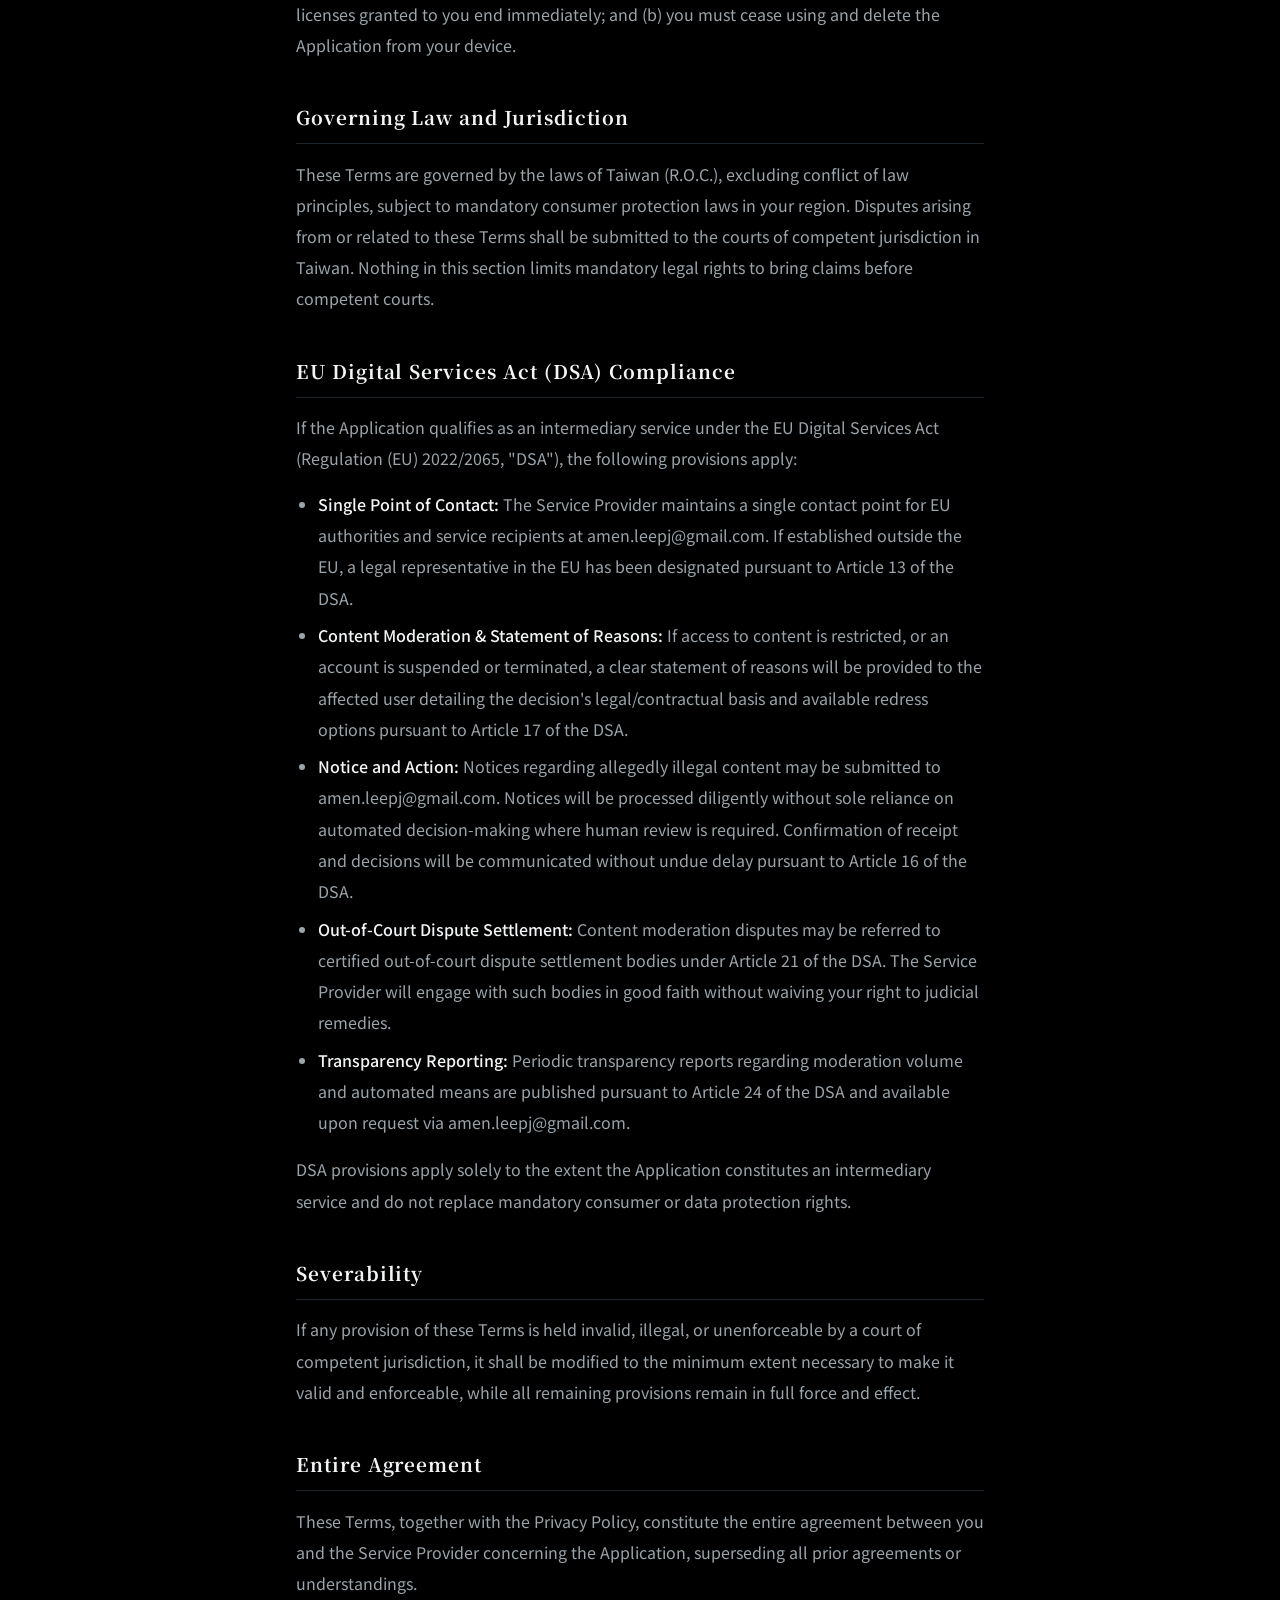
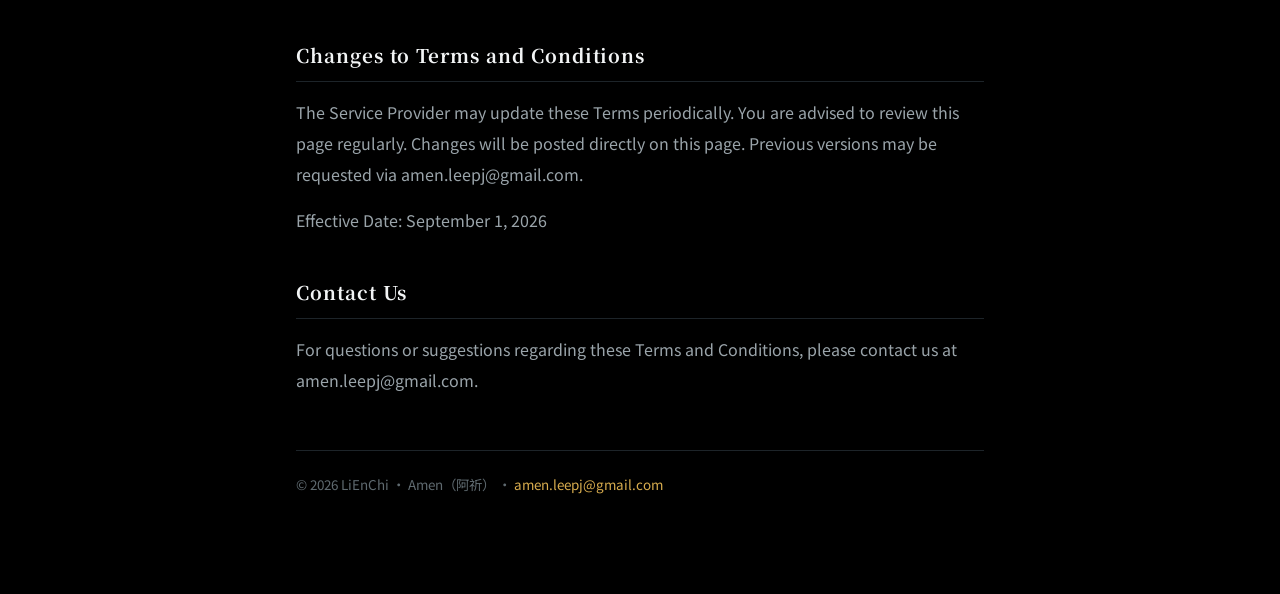
<file: terms-en.html>
<!doctype html>
<html lang="en">
<head>
<meta charset="utf-8">
<meta name="viewport" content="width=device-width, initial-scale=1">
<title>Amen EULA and Terms of Use</title>
<meta name="description" content="Amen End User License Agreement and Terms of Use.">
<link rel="canonical" href="https://amen-web.pages.dev/terms-en">
<link rel="alternate" hreflang="zh-Hant" href="https://amen-web.pages.dev/terms-zh-Hant">
<link rel="alternate" hreflang="en" href="https://amen-web.pages.dev/terms-en">
<link rel="alternate" hreflang="x-default" href="https://amen-web.pages.dev/terms-en">
<meta name="robots" content="noindex,follow">
<link rel="icon" type="image/png" href="assets/logo.png">
<link rel="stylesheet" href="style.css">
</head>
<body>

<header class="nav">
  <div class="wrap">
    <a class="brand" href="/index-en"><img src="assets/logo.png" alt="Amen logo">AMEN</a>
    <nav>
      <a href="/index-en">Home</a>
      <a href="/privacy-en">Privacy Policy</a>
      <a href="/index-en#download">Download</a>
    </nav>
  </div>
</header>

<main class="legal-wrap">
  <div class="lang-switch">
    <a href="/terms-zh-Hant">繁體中文</a>
    <a href="/terms-en" aria-current="true">English</a>
  </div>
  <h1>Amen End User License Agreement and Terms of Use</h1>
  <p class="legal-meta">Last Updated: September 1, 2026 · Service Provider: LiEnChi</p>
    <p>Amen End User License Agreement and Terms of Use</p>
    <p>Last Updated: September 1, 2026 These Terms and Conditions apply to the Amen mobile application and related services (collectively, the "Application"), operated by LiEnChi ("Service Provider"). By downloading, accessing, or using the Application, you agree to be bound by these Terms and Conditions. Please read them carefully before using the Application.</p>
    <h2>License to Use the Application</h2>
    <p>Subject to your compliance with these Terms, the Service Provider grants you a limited, non-exclusive, non-transferable, revocable license to install and use the Application on a mobile device for personal or internal business purposes. Except as expressly permitted by applicable law, you shall not reproduce, distribute, modify, create derivative works from, reverse engineer, decompile, or disassemble the Application.</p>
    <h2>Intellectual Property Rights</h2>
    <p>The Service Provider retains all rights, title, and interest in and to the Application, including all code, design, trademarks, service marks, trade names, logos, and branding ("Intellectual Property"). Nothing in these Terms grants you any right or license to use the Service Provider's Intellectual Property for any purpose. You agree not to remove, alter, or obscure any copyright, trademark, or other proprietary notices contained in or on the Application.</p>
    <h2>Termination</h2>
    <p>The Service Provider may suspend your access to the Application or services if you materially breach these Terms. You will receive written notice of such breach and, where curable, will have fourteen (14) days from receipt to remedy the breach. Failure to cure the breach within this period may result in immediate termination of access. The Service Provider reserves the right to immediately suspend or terminate your access without prior notice if you violate applicable laws, infringe intellectual property rights, or engage in conduct harmful to other users or the Service Provider.</p>
    <p>Upon termination, all rights granted to you under these Terms shall cease immediately, and you must delete all copies of the Application from your devices. By accessing and using the Application, you represent that you are legally authorized to do so in your jurisdiction. You must be at least 13 years of age (or the legal age of digital consent in your jurisdiction) to use the Application. If you are under 13, a parent or legal guardian must review and accept these Terms on your behalf. Unauthorized copying, modification of the Application (in whole or in part), or misuse of the Service Provider's trademarks is strictly prohibited. You shall not attempt to extract the source code, translate the Application, or create derivative works. All trademarks, copyrights, database rights, and other intellectual property rights relating to the Application remain the property of the Service Provider. User-Generated Content and Acceptable Use Policy If the Application permits users to post, share, or upload content, you agree not to submit any content that:</p>
    <ul>
      <li>Is unlawful or infringes third-party intellectual property rights (copyrights, trademarks, patents)</li>
      <li>Is abusive, threatening, harassing, defamatory, or constitutes hate speech</li>
      <li>Promotes discrimination, violence, or illegal acts</li>
      <li>Constitutes spam, phishing, or contains malicious code</li>
      <li>Violates the privacy or personal data rights of others</li>
      <li>Is misleading, false, or deceptive</li>
      <li>Contains explicit violence or sexually explicit material (unless appropriately age-restricted)</li>
    </ul>
    <p>The Service Provider reserves the right to:</p>
    <ul>
      <li>Remove or disable access to content violating these guidelines</li>
      <li>Suspend or terminate accounts of repeat offenders</li>
      <li>Cooperate with law enforcement authorities regarding illegal content</li>
      <li>Moderate, filter, or hide content violating these Terms, applicable law, or the guidelines set forth above</li>
    </ul>
    <p>Content submitted through the Application may be visible to other users or the public, depending on Application functionality. If you believe content violates these Terms or infringes your rights, you may report it to amen.leepj@gmail.com. Reports should include sufficient detail to identify the content, evaluate the claim, and contact you for follow-up. Where available, you may also report content, block users, or mute notifications directly within the Application. In-app reports are reviewed under the same standards set forth herein. The Service Provider may review reported content, request further information, remove or restrict content, and take appropriate action against non-compliant accounts. Affected users may appeal moderation decisions by contacting amen.leepj@gmail.com. Appeals will be reviewed within a reasonable timeframe, with reasons provided for upheld decisions in accordance with applicable law. By submitting User-Generated Content, you grant the Service Provider a non-exclusive, worldwide, royalty-free license to use, reproduce, distribute, prepare derivative works of, display, and perform such content in connection with the Application and the Service Provider's business. This license does not grant the right to independently sell or sublicense your content to third parties outside the Application. You represent and warrant that you own or control all rights to your content and that its use does not violate these Terms or applicable law. User content may contain personal data. Processing of personal data is governed by our Privacy Policy. Do not post third-party personal data without proper consent.</p>
    <h2>Service Modifications and Device Considerations</h2>
    <p>The Service Provider strives to ensure the Application is as effective and efficient as possible, and reserves the right to modify the Application or introduce fees for its services at any time. Any applicable charges will be clearly communicated in advance. The Application does not store or process personal data provided by you. Maintaining the security of your device and Application access is your responsibility. The Service Provider strongly advises against jailbreaking or rooting your device (removing official operating system restrictions). Doing so may expose your device to security vulnerabilities, malware, and viruses, and may cause the Application to malfunction or fail completely. The Service Provider is not responsible for certain operational limitations. Functions requiring an active internet connection (Wi-Fi or cellular) may fail if connectivity is unavailable or data caps are exceeded. When using the Application outside Wi-Fi coverage, your mobile network provider's standard terms apply, including potential data and roaming charges. You accept responsibility for all such fees, including roaming rates incurred outside your home region/country. If you are not the bill payer, you represent that you have obtained permission from the bill payer. Similarly, the Service Provider is not liable for device issues affecting your access, such as battery depletion. Nothing in these Terms excludes or limits consumer protection rights that cannot be lawfully waived under applicable law.</p>
    <h2>Limitation of Liability</h2>
    <p>To the maximum extent permitted by applicable law, the Service Provider shall not be liable for any indirect, incidental, special, consequential, or punitive damages—including loss of profits, data, or business interruption—even if advised of the possibility of such damages. Notwithstanding the foregoing, the Service Provider retains full liability for:</p>
    <ul>
      <li>Death or personal injury caused by negligence</li>
      <li>Fraud or fraudulent misrepresentation</li>
      <li>Any other liability that cannot be excluded or limited under applicable law</li>
    </ul>
    <p>To the fullest extent permitted by law, the Service Provider's total aggregate liability for any claim shall not exceed the amount paid by you for the Application in the twelve (12) months preceding the claim, or the minimum amount required by law, whichever is greater. If the Application is provided free of charge, liability is limited to the minimum amount permitted by law. The Service Provider assumes no liability for direct or indirect losses arising from reliance on third-party content or inaccuracies provided through the Application.</p>
    <h2>Indemnification</h2>
    <p>To the fullest extent permitted by law, you agree to indemnify, defend, and hold harmless the Service Provider, its affiliates, officers, directors, employees, and agents from and against any claims, liabilities, damages, losses, and expenses (including reasonable legal fees) arising out of or related to your breach of these Terms or intentional misuse of the Application, including User-Generated Content submitted in violation of these Terms. This indemnification does not apply to claims resulting from the Service Provider's own negligence, breach of Terms, or violation of law. Where consumer indemnification is restricted by law, this section shall apply to the maximum extent permitted.</p>
    <h2>Updates and Service Termination</h2>
    <p>The Service Provider may issue updates to the Application. Operating system requirements may change, requiring you to download updates to continue using the Application. The Service Provider is not obligated to provide updates or ensure compatibility with your specific OS version. You should accept updates when offered; failure to update may result in unsupported or malfunctioning software. The Service Provider reserves the right to cease offering or terminate the Application at any time without notice. Upon termination: (a) all licenses granted to you end immediately; and (b) you must cease using and delete the Application from your device.</p>
    <h2>Governing Law and Jurisdiction</h2>
    <p>These Terms are governed by the laws of Taiwan (R.O.C.), excluding conflict of law principles, subject to mandatory consumer protection laws in your region. Disputes arising from or related to these Terms shall be submitted to the courts of competent jurisdiction in Taiwan. Nothing in this section limits mandatory legal rights to bring claims before competent courts.</p>
    <h2>EU Digital Services Act (DSA) Compliance</h2>
    <p>If the Application qualifies as an intermediary service under the EU Digital Services Act (Regulation (EU) 2022/2065, "DSA"), the following provisions apply:</p>
    <ul>
      <li><strong>Single Point of Contact:</strong> The Service Provider maintains a single contact point for EU authorities and service recipients at amen.leepj@gmail.com. If established outside the EU, a legal representative in the EU has been designated pursuant to Article 13 of the DSA.</li>
      <li><strong>Content Moderation &amp; Statement of Reasons:</strong> If access to content is restricted, or an account is suspended or terminated, a clear statement of reasons will be provided to the affected user detailing the decision's legal/contractual basis and available redress options pursuant to Article 17 of the DSA.</li>
      <li><strong>Notice and Action:</strong> Notices regarding allegedly illegal content may be submitted to amen.leepj@gmail.com. Notices will be processed diligently without sole reliance on automated decision-making where human review is required. Confirmation of receipt and decisions will be communicated without undue delay pursuant to Article 16 of the DSA.</li>
      <li><strong>Out-of-Court Dispute Settlement:</strong> Content moderation disputes may be referred to certified out-of-court dispute settlement bodies under Article 21 of the DSA. The Service Provider will engage with such bodies in good faith without waiving your right to judicial remedies.</li>
      <li><strong>Transparency Reporting:</strong> Periodic transparency reports regarding moderation volume and automated means are published pursuant to Article 24 of the DSA and available upon request via amen.leepj@gmail.com.</li>
    </ul>
    <p>DSA provisions apply solely to the extent the Application constitutes an intermediary service and do not replace mandatory consumer or data protection rights.</p>
    <h2>Severability</h2>
    <p>If any provision of these Terms is held invalid, illegal, or unenforceable by a court of competent jurisdiction, it shall be modified to the minimum extent necessary to make it valid and enforceable, while all remaining provisions remain in full force and effect.</p>
    <h2>Entire Agreement</h2>
    <p>These Terms, together with the Privacy Policy, constitute the entire agreement between you and the Service Provider concerning the Application, superseding all prior agreements or understandings.</p>
    <h2>Changes to Terms and Conditions</h2>
    <p>The Service Provider may update these Terms periodically. You are advised to review this page regularly. Changes will be posted directly on this page. Previous versions may be requested via amen.leepj@gmail.com.</p>
    <p>Effective Date: September 1, 2026</p>
    <h2>Contact Us</h2>
    <p>For questions or suggestions regarding these Terms and Conditions, please contact us at amen.leepj@gmail.com.</p>
  <div class="legal-foot">© 2026 LiEnChi · Amen（阿祈） · <a href="mailto:amen.leepj@gmail.com">amen.leepj@gmail.com</a></div>
</main>

</body>
</html>
</file>
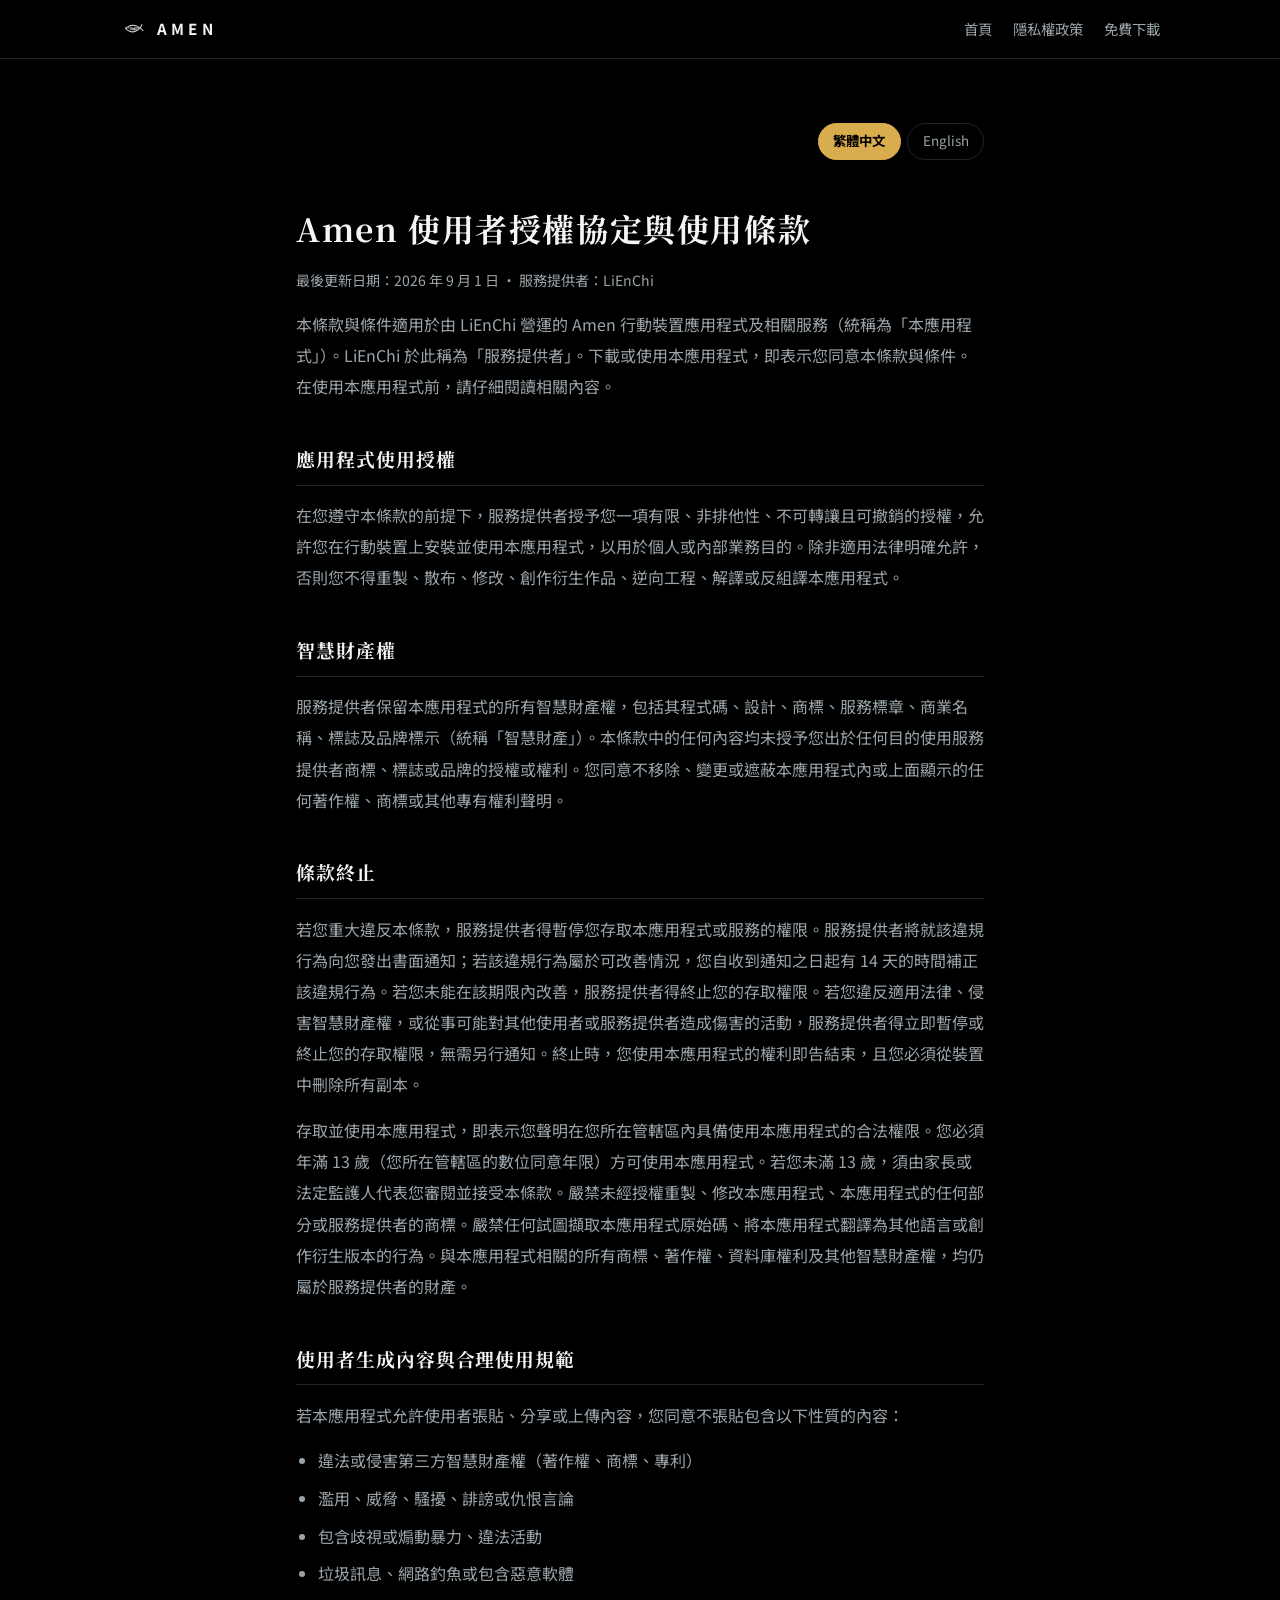
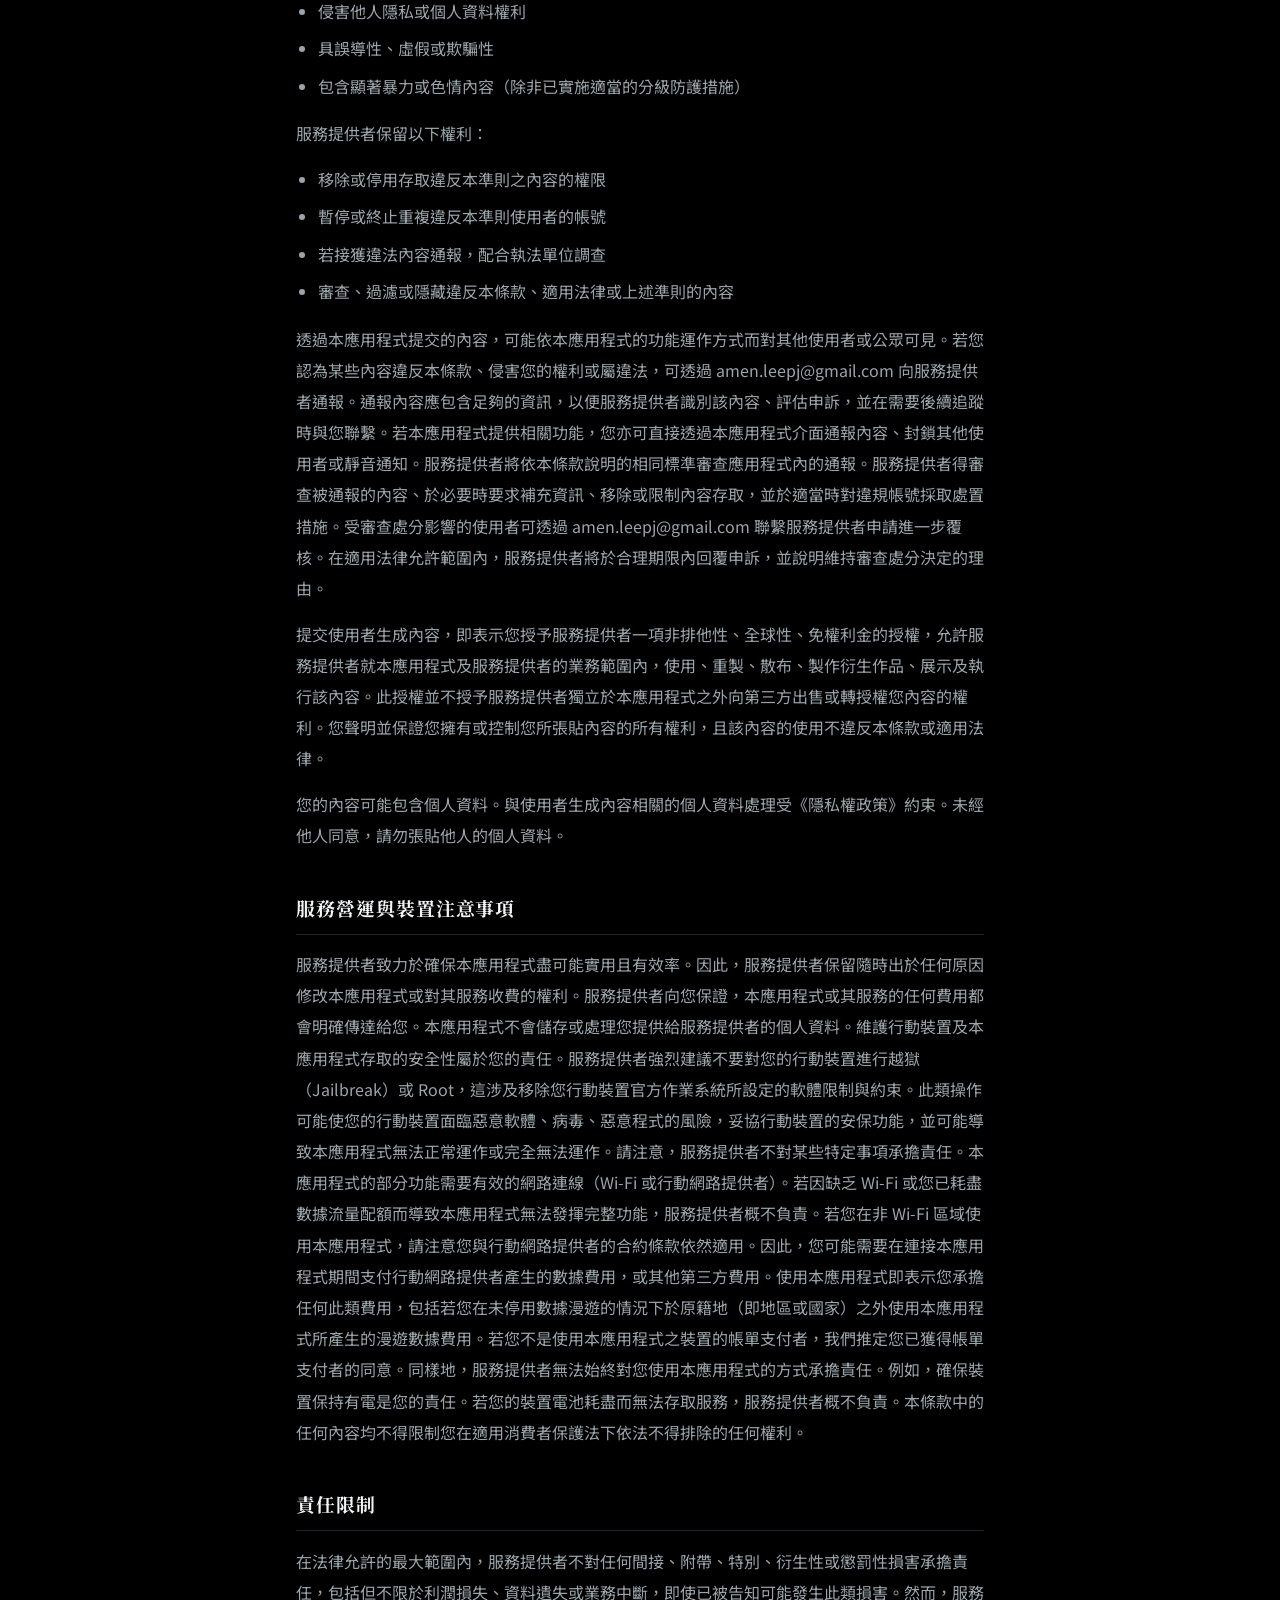
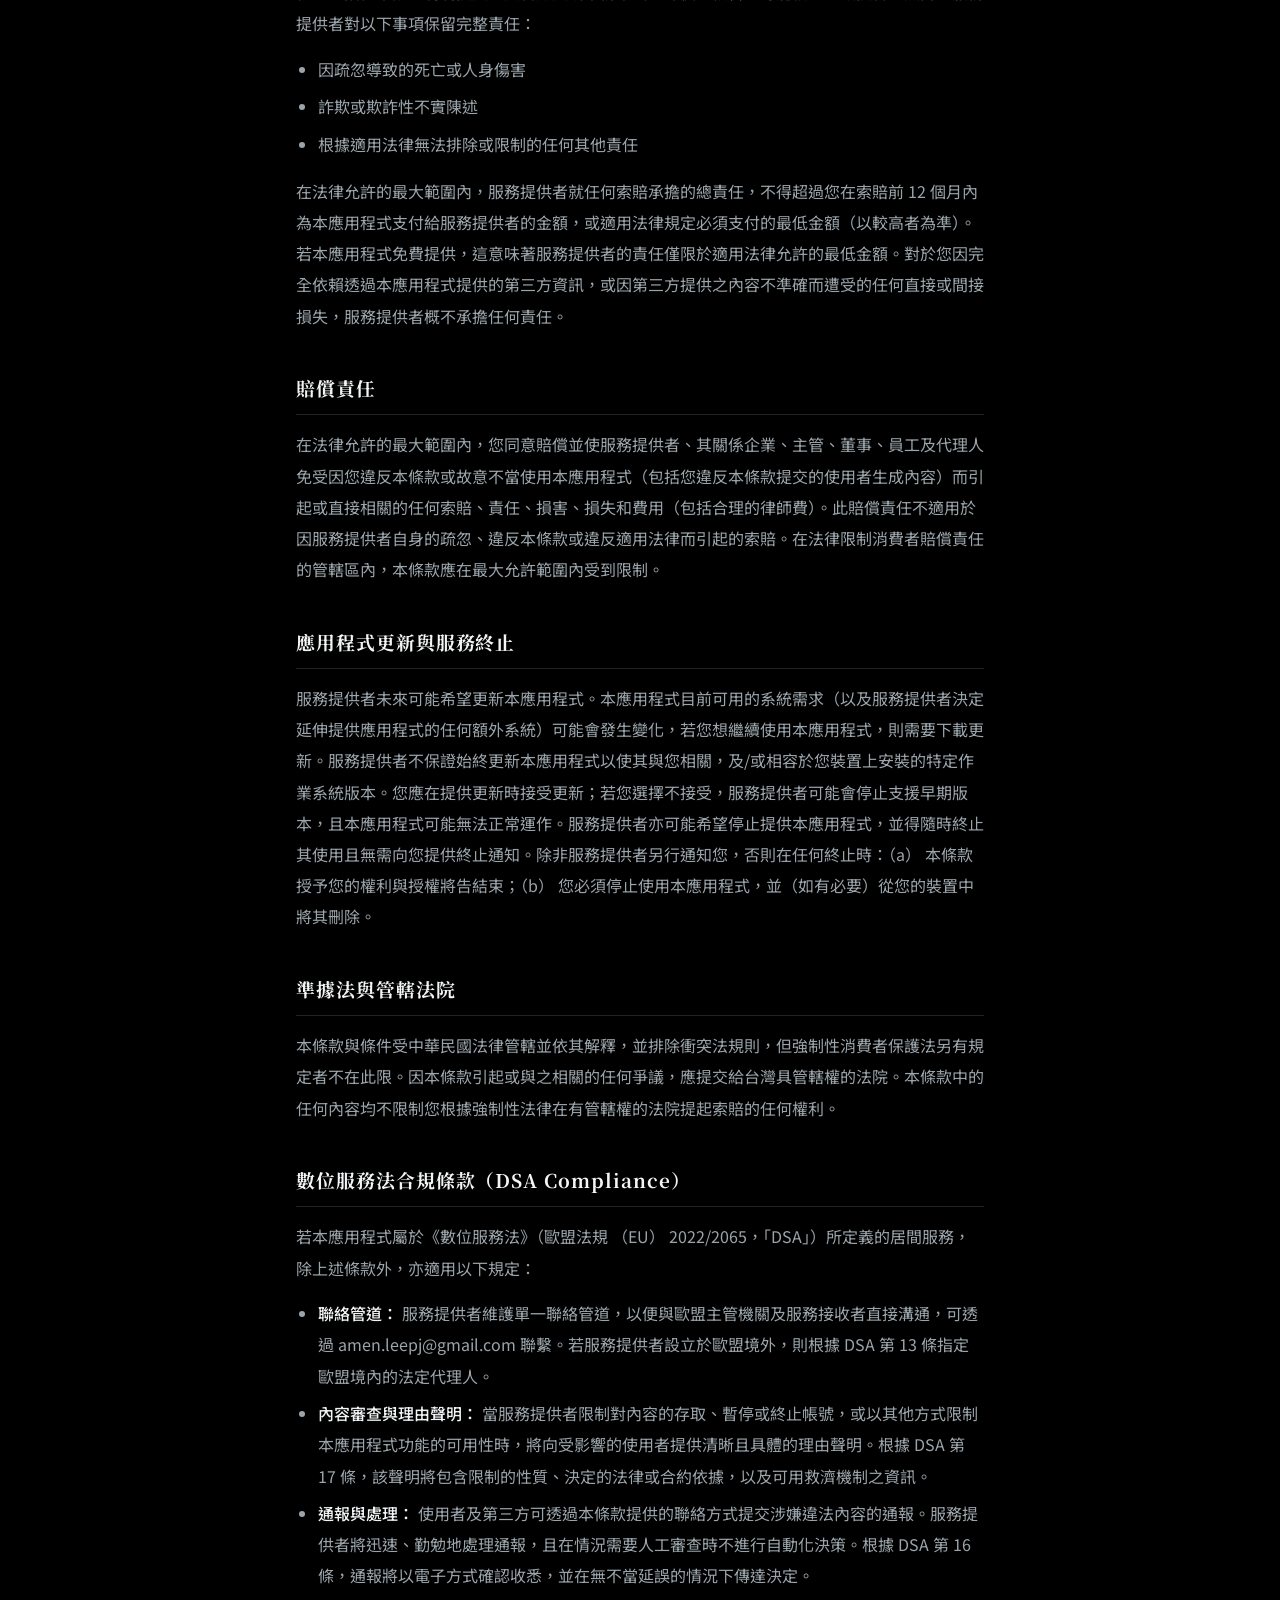
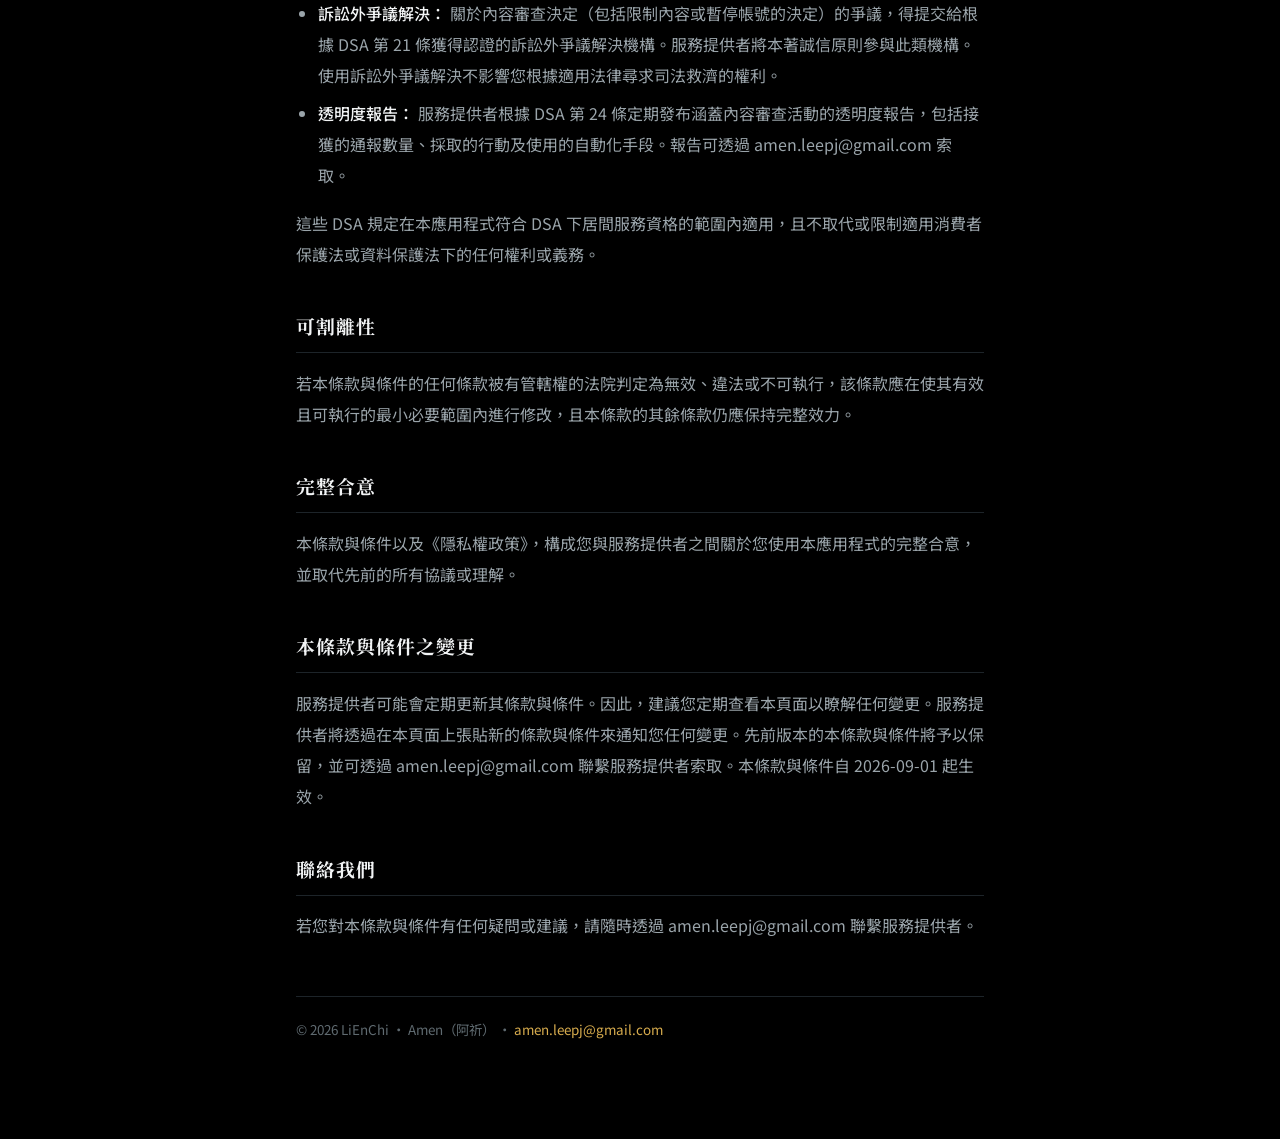
<file: terms-zh-Hant.html>
<!doctype html>
<html lang="zh-Hant">
<head>
<meta charset="utf-8">
<meta name="viewport" content="width=device-width, initial-scale=1">
<title>Amen 使用者授權協定與使用條款</title>
<meta name="description" content="Amen（阿祈）使用者授權協定與使用條款。">
<link rel="canonical" href="https://amen-web.pages.dev/terms-zh-Hant">
<link rel="alternate" hreflang="zh-Hant" href="https://amen-web.pages.dev/terms-zh-Hant">
<link rel="alternate" hreflang="en" href="https://amen-web.pages.dev/terms-en">
<link rel="alternate" hreflang="x-default" href="https://amen-web.pages.dev/terms-en">
<meta name="robots" content="noindex,follow">
<link rel="icon" type="image/png" href="assets/logo.png">
<link rel="stylesheet" href="style.css">
</head>
<body>

<header class="nav">
  <div class="wrap">
    <a class="brand" href="/"><img src="assets/logo.png" alt="Amen logo">AMEN</a>
    <nav>
      <a href="/">首頁</a>
      <a href="/privacy-zh-Hant">隱私權政策</a>
      <a href="/#download">免費下載</a>
    </nav>
  </div>
</header>

<main class="legal-wrap">
  <div class="lang-switch">
    <a href="/terms-zh-Hant" aria-current="true">繁體中文</a>
    <a href="/terms-en">English</a>
  </div>
  <h1>Amen 使用者授權協定與使用條款</h1>
  <p class="legal-meta">最後更新日期：2026 年 9 月 1 日 · 服務提供者：LiEnChi</p>
    <p>本條款與條件適用於由 LiEnChi 營運的 Amen 行動裝置應用程式及相關服務（統稱為「本應用程式」）。LiEnChi 於此稱為「服務提供者」。下載或使用本應用程式，即表示您同意本條款與條件。在使用本應用程式前，請仔細閱讀相關內容。</p>
    <h2>應用程式使用授權</h2>
    <p>在您遵守本條款的前提下，服務提供者授予您一項有限、非排他性、不可轉讓且可撤銷的授權，允許您在行動裝置上安裝並使用本應用程式，以用於個人或內部業務目的。除非適用法律明確允許，否則您不得重製、散布、修改、創作衍生作品、逆向工程、解譯或反組譯本應用程式。</p>
    <h2>智慧財產權</h2>
    <p>服務提供者保留本應用程式的所有智慧財產權，包括其程式碼、設計、商標、服務標章、商業名稱、標誌及品牌標示（統稱「智慧財產」）。本條款中的任何內容均未授予您出於任何目的使用服務提供者商標、標誌或品牌的授權或權利。您同意不移除、變更或遮蔽本應用程式內或上面顯示的任何著作權、商標或其他專有權利聲明。</p>
    <h2>條款終止</h2>
    <p>若您重大違反本條款，服務提供者得暫停您存取本應用程式或服務的權限。服務提供者將就該違規行為向您發出書面通知；若該違規行為屬於可改善情況，您自收到通知之日起有 14 天的時間補正該違規行為。若您未能在該期限內改善，服務提供者得終止您的存取權限。若您違反適用法律、侵害智慧財產權，或從事可能對其他使用者或服務提供者造成傷害的活動，服務提供者得立即暫停或終止您的存取權限，無需另行通知。終止時，您使用本應用程式的權利即告結束，且您必須從裝置中刪除所有副本。</p>
    <p>存取並使用本應用程式，即表示您聲明在您所在管轄區內具備使用本應用程式的合法權限。您必須年滿 13 歲（您所在管轄區的數位同意年限）方可使用本應用程式。若您未滿 13 歲，須由家長或法定監護人代表您審閱並接受本條款。嚴禁未經授權重製、修改本應用程式、本應用程式的任何部分或服務提供者的商標。嚴禁任何試圖擷取本應用程式原始碼、將本應用程式翻譯為其他語言或創作衍生版本的行為。與本應用程式相關的所有商標、著作權、資料庫權利及其他智慧財產權，均仍屬於服務提供者的財產。</p>
    <h2>使用者生成內容與合理使用規範</h2>
    <p>若本應用程式允許使用者張貼、分享或上傳內容，您同意不張貼包含以下性質的內容：</p>
    <ul>
      <li>違法或侵害第三方智慧財產權（著作權、商標、專利）</li>
      <li>濫用、威脅、騷擾、誹謗或仇恨言論</li>
      <li>包含歧視或煽動暴力、違法活動</li>
      <li>垃圾訊息、網路釣魚或包含惡意軟體</li>
      <li>侵害他人隱私或個人資料權利</li>
      <li>具誤導性、虛假或欺騙性</li>
      <li>包含顯著暴力或色情內容（除非已實施適當的分級防護措施）</li>
    </ul>
    <p>服務提供者保留以下權利：</p>
    <ul>
      <li>移除或停用存取違反本準則之內容的權限</li>
      <li>暫停或終止重複違反本準則使用者的帳號</li>
      <li>若接獲違法內容通報，配合執法單位調查</li>
      <li>審查、過濾或隱藏違反本條款、適用法律或上述準則的內容</li>
    </ul>
    <p>透過本應用程式提交的內容，可能依本應用程式的功能運作方式而對其他使用者或公眾可見。若您認為某些內容違反本條款、侵害您的權利或屬違法，可透過 amen.leepj@gmail.com 向服務提供者通報。通報內容應包含足夠的資訊，以便服務提供者識別該內容、評估申訴，並在需要後續追蹤時與您聯繫。若本應用程式提供相關功能，您亦可直接透過本應用程式介面通報內容、封鎖其他使用者或靜音通知。服務提供者將依本條款說明的相同標準審查應用程式內的通報。服務提供者得審查被通報的內容、於必要時要求補充資訊、移除或限制內容存取，並於適當時對違規帳號採取處置措施。受審查處分影響的使用者可透過 amen.leepj@gmail.com 聯繫服務提供者申請進一步覆核。在適用法律允許範圍內，服務提供者將於合理期限內回覆申訴，並說明維持審查處分決定的理由。</p>
    <p>提交使用者生成內容，即表示您授予服務提供者一項非排他性、全球性、免權利金的授權，允許服務提供者就本應用程式及服務提供者的業務範圍內，使用、重製、散布、製作衍生作品、展示及執行該內容。此授權並不授予服務提供者獨立於本應用程式之外向第三方出售或轉授權您內容的權利。您聲明並保證您擁有或控制您所張貼內容的所有權利，且該內容的使用不違反本條款或適用法律。</p>
    <p>您的內容可能包含個人資料。與使用者生成內容相關的個人資料處理受《隱私權政策》約束。未經他人同意，請勿張貼他人的個人資料。</p>
    <h2>服務營運與裝置注意事項</h2>
    <p>服務提供者致力於確保本應用程式盡可能實用且有效率。因此，服務提供者保留隨時出於任何原因修改本應用程式或對其服務收費的權利。服務提供者向您保證，本應用程式或其服務的任何費用都會明確傳達給您。本應用程式不會儲存或處理您提供給服務提供者的個人資料。維護行動裝置及本應用程式存取的安全性屬於您的責任。服務提供者強烈建議不要對您的行動裝置進行越獄（Jailbreak）或 Root，這涉及移除您行動裝置官方作業系統所設定的軟體限制與約束。此類操作可能使您的行動裝置面臨惡意軟體、病毒、惡意程式的風險，妥協行動裝置的安保功能，並可能導致本應用程式無法正常運作或完全無法運作。請注意，服務提供者不對某些特定事項承擔責任。本應用程式的部分功能需要有效的網路連線（Wi-Fi 或行動網路提供者）。若因缺乏 Wi-Fi 或您已耗盡數據流量配額而導致本應用程式無法發揮完整功能，服務提供者概不負責。若您在非 Wi-Fi 區域使用本應用程式，請注意您與行動網路提供者的合約條款依然適用。因此，您可能需要在連接本應用程式期間支付行動網路提供者產生的數據費用，或其他第三方費用。使用本應用程式即表示您承擔任何此類費用，包括若您在未停用數據漫遊的情況下於原籍地（即地區或國家）之外使用本應用程式所產生的漫遊數據費用。若您不是使用本應用程式之裝置的帳單支付者，我們推定您已獲得帳單支付者的同意。同樣地，服務提供者無法始終對您使用本應用程式的方式承擔責任。例如，確保裝置保持有電是您的責任。若您的裝置電池耗盡而無法存取服務，服務提供者概不負責。本條款中的任何內容均不得限制您在適用消費者保護法下依法不得排除的任何權利。</p>
    <h2>責任限制</h2>
    <p>在法律允許的最大範圍內，服務提供者不對任何間接、附帶、特別、衍生性或懲罰性損害承擔責任，包括但不限於利潤損失、資料遺失或業務中斷，即使已被告知可能發生此類損害。然而，服務提供者對以下事項保留完整責任：</p>
    <ul>
      <li>因疏忽導致的死亡或人身傷害</li>
      <li>詐欺或欺詐性不實陳述</li>
      <li>根據適用法律無法排除或限制的任何其他責任</li>
    </ul>
    <p>在法律允許的最大範圍內，服務提供者就任何索賠承擔的總責任，不得超過您在索賠前 12 個月內為本應用程式支付給服務提供者的金額，或適用法律規定必須支付的最低金額（以較高者為準）。若本應用程式免費提供，這意味著服務提供者的責任僅限於適用法律允許的最低金額。對於您因完全依賴透過本應用程式提供的第三方資訊，或因第三方提供之內容不準確而遭受的任何直接或間接損失，服務提供者概不承擔任何責任。</p>
    <h2>賠償責任</h2>
    <p>在法律允許的最大範圍內，您同意賠償並使服務提供者、其關係企業、主管、董事、員工及代理人免受因您違反本條款或故意不當使用本應用程式（包括您違反本條款提交的使用者生成內容）而引起或直接相關的任何索賠、責任、損害、損失和費用（包括合理的律師費）。此賠償責任不適用於因服務提供者自身的疏忽、違反本條款或違反適用法律而引起的索賠。在法律限制消費者賠償責任的管轄區內，本條款應在最大允許範圍內受到限制。</p>
    <h2>應用程式更新與服務終止</h2>
    <p>服務提供者未來可能希望更新本應用程式。本應用程式目前可用的系統需求（以及服務提供者決定延伸提供應用程式的任何額外系統）可能會發生變化，若您想繼續使用本應用程式，則需要下載更新。服務提供者不保證始終更新本應用程式以使其與您相關，及/或相容於您裝置上安裝的特定作業系統版本。您應在提供更新時接受更新；若您選擇不接受，服務提供者可能會停止支援早期版本，且本應用程式可能無法正常運作。服務提供者亦可能希望停止提供本應用程式，並得隨時終止其使用且無需向您提供終止通知。除非服務提供者另行通知您，否則在任何終止時：（a） 本條款授予您的權利與授權將告結束；（b） 您必須停止使用本應用程式，並（如有必要）從您的裝置中將其刪除。</p>
    <h2>準據法與管轄法院</h2>
    <p>本條款與條件受中華民國法律管轄並依其解釋，並排除衝突法規則，但強制性消費者保護法另有規定者不在此限。因本條款引起或與之相關的任何爭議，應提交給台灣具管轄權的法院。本條款中的任何內容均不限制您根據強制性法律在有管轄權的法院提起索賠的任何權利。</p>
    <h2>數位服務法合規條款（DSA Compliance）</h2>
    <p>若本應用程式屬於《數位服務法》（歐盟法規 （EU） 2022/2065，「DSA」）所定義的居間服務，除上述條款外，亦適用以下規定：</p>
    <ul>
      <li><strong>聯絡管道：</strong> 服務提供者維護單一聯絡管道，以便與歐盟主管機關及服務接收者直接溝通，可透過 amen.leepj@gmail.com 聯繫。若服務提供者設立於歐盟境外，則根據 DSA 第 13 條指定歐盟境內的法定代理人。</li>
      <li><strong>內容審查與理由聲明：</strong> 當服務提供者限制對內容的存取、暫停或終止帳號，或以其他方式限制本應用程式功能的可用性時，將向受影響的使用者提供清晰且具體的理由聲明。根據 DSA 第 17 條，該聲明將包含限制的性質、決定的法律或合約依據，以及可用救濟機制之資訊。</li>
      <li><strong>通報與處理：</strong> 使用者及第三方可透過本條款提供的聯絡方式提交涉嫌違法內容的通報。服務提供者將迅速、勤勉地處理通報，且在情況需要人工審查時不進行自動化決策。根據 DSA 第 16 條，通報將以電子方式確認收悉，並在無不當延誤的情況下傳達決定。</li>
      <li><strong>訴訟外爭議解決：</strong> 關於內容審查決定（包括限制內容或暫停帳號的決定）的爭議，得提交給根據 DSA 第 21 條獲得認證的訴訟外爭議解決機構。服務提供者將本著誠信原則參與此類機構。使用訴訟外爭議解決不影響您根據適用法律尋求司法救濟的權利。</li>
      <li><strong>透明度報告：</strong> 服務提供者根據 DSA 第 24 條定期發布涵蓋內容審查活動的透明度報告，包括接獲的通報數量、採取的行動及使用的自動化手段。報告可透過 amen.leepj@gmail.com 索取。</li>
    </ul>
    <p>這些 DSA 規定在本應用程式符合 DSA 下居間服務資格的範圍內適用，且不取代或限制適用消費者保護法或資料保護法下的任何權利或義務。</p>
    <h2>可割離性</h2>
    <p>若本條款與條件的任何條款被有管轄權的法院判定為無效、違法或不可執行，該條款應在使其有效且可執行的最小必要範圍內進行修改，且本條款的其餘條款仍應保持完整效力。</p>
    <h2>完整合意</h2>
    <p>本條款與條件以及《隱私權政策》，構成您與服務提供者之間關於您使用本應用程式的完整合意，並取代先前的所有協議或理解。</p>
    <h2>本條款與條件之變更</h2>
    <p>服務提供者可能會定期更新其條款與條件。因此，建議您定期查看本頁面以瞭解任何變更。服務提供者將透過在本頁面上張貼新的條款與條件來通知您任何變更。先前版本的本條款與條件將予以保留，並可透過 amen.leepj@gmail.com 聯繫服務提供者索取。本條款與條件自 2026-09-01 起生效。</p>
    <h2>聯絡我們</h2>
    <p>若您對本條款與條件有任何疑問或建議，請隨時透過 amen.leepj@gmail.com 聯繫服務提供者。</p>
  <div class="legal-foot">© 2026 LiEnChi · Amen（阿祈） · <a href="mailto:amen.leepj@gmail.com">amen.leepj@gmail.com</a></div>
</main>

</body>
</html>
</file>
<file: style.css>
/* Amen 官網 — 深黑・經文金・深海藍 */
@import url('https://fonts.googleapis.com/css2?family=Noto+Serif+TC:wght@500;700&family=Noto+Sans+TC:wght@400;500;700&display=swap');

:root {
  --ground: #000000;
  --surface: #0c0f11;
  --surface-2: #12171a;
  --ink: #f2f4f5;
  --ink-2: #9aa4aa;
  --ink-3: #5f6a70;
  --rule: #1d2429;
  --gold: #d9ad4e;
  --gold-deep: #9a7a2e;
  --deep: #0b3349;
  --deep-soft: rgba(11, 51, 73, .55);
}

* { box-sizing: border-box; }
html { scroll-behavior: smooth; }
@media (prefers-reduced-motion: reduce) {
  html { scroll-behavior: auto; }
  *, *::before, *::after { animation-duration: .01ms !important; transition-duration: .01ms !important; }
}
body {
  margin: 0;
  background: var(--ground);
  color: var(--ink);
  font-family: 'Noto Sans TC', 'PingFang TC', 'Helvetica Neue', sans-serif;
  font-size: 16px;
  line-height: 1.9;
  -webkit-font-smoothing: antialiased;
}
img { max-width: 100%; }
a { color: var(--gold); text-decoration: none; }
a:hover, a:focus-visible { text-decoration: underline; }
:focus-visible { outline: 2px solid var(--gold); outline-offset: 3px; border-radius: 2px; }

.wrap { max-width: 68rem; margin: 0 auto; padding: 0 1.5rem; }
.serif { font-family: 'Noto Serif TC', 'Songti TC', serif; }

/* ── 導覽 ── */
.nav {
  position: sticky; top: 0; z-index: 10;
  background: rgba(0, 0, 0, .82);
  backdrop-filter: blur(10px);
  border-bottom: 1px solid var(--rule);
}
.nav .wrap { display: flex; align-items: center; gap: 1.2rem; height: 3.6rem; }
.brand { display: flex; align-items: center; gap: .6rem; color: var(--ink); font-weight: 700; letter-spacing: .28em; font-size: .95rem; }
.brand img { width: 1.7rem; height: 1.7rem; border-radius: 6px; display: block; }
.nav nav { margin-left: auto; display: flex; flex-wrap: wrap; gap: .2rem 1.3rem; font-size: .9rem; }
.nav nav a { color: var(--ink-2); }
.nav nav a:hover { color: var(--gold); text-decoration: none; }
.nav nav a.cta {
  color: #000; background: var(--gold); font-weight: 700;
  padding: .35rem .95rem; border-radius: 999px;
}
.nav nav a.cta:hover { text-decoration: none; filter: brightness(1.08); }

/* ── 頁首(hero):還原 App 經文卡頁面 ── */
.hero { position: relative; overflow: hidden; padding: 5.5rem 0 4.5rem; }
.hero::before {          /* 深海水光 */
  content: ''; position: absolute; inset: -30%;
  background:
    radial-gradient(42% 34% at 62% 38%, var(--deep-soft), transparent 70%),
    radial-gradient(36% 30% at 30% 72%, rgba(11, 51, 73, .35), transparent 70%);
  pointer-events: none;
}
.hero .wrap {
  position: relative;
  display: grid; grid-template-columns: minmax(0, 1fr) minmax(0, 26rem);
  gap: 3.5rem; align-items: center;
}
.eyebrow {
  font-size: .76rem; font-weight: 700; letter-spacing: .34em;
  color: var(--gold); margin: 0 0 1.1rem;
}
.hero h1 {
  font-family: 'Noto Serif TC', serif;
  font-size: clamp(2.1rem, 4.6vw, 3.2rem);
  line-height: 1.32; letter-spacing: .05em; font-weight: 700;
  margin: 0 0 1.1rem; text-wrap: balance;
}
.hero .lede { color: var(--ink-2); font-size: 1.05rem; max-width: 30rem; margin: 0 0 1.6rem; }
.hero .lede strong { color: var(--ink); font-weight: 500; }
.hero-actions { display: flex; flex-wrap: wrap; gap: .8rem; align-items: center; }
.btn {
  display: inline-block; padding: .72rem 1.6rem; border-radius: 999px;
  font-weight: 700; font-size: .95rem;
}
.btn-gold { background: var(--gold); color: #000; }
.btn-gold:hover { text-decoration: none; filter: brightness(1.08); }
.btn-ghost { border: 1px solid var(--rule); color: var(--ink-2); }
.btn-ghost:hover { border-color: var(--gold); color: var(--gold); text-decoration: none; }
.hero-note { color: var(--ink-3); font-size: .84rem; margin: 1rem 0 0; }

/* 卡片:3D 翻轉,點擊翻面(還原 App 抽卡) */
.card-stage { position: relative; display: grid; place-items: center; perspective: 1200px; }
.flip { position: relative; width: 100%; max-width: 17rem; aspect-ratio: 1080 / 1543; cursor: pointer; outline: none; }
.flip-inner {
  position: absolute; inset: 0;
  transform-style: preserve-3d;
  transition: transform .8s cubic-bezier(.2, .7, .2, 1);
}
.flip.flipped .flip-inner { transform: rotateY(180deg); }
.face {
  position: absolute; inset: 0;
  border-radius: 16px; overflow: hidden;
  backface-visibility: hidden; -webkit-backface-visibility: hidden;
  box-shadow: 0 24px 70px rgba(0, 0, 0, .75), 0 0 0 1px rgba(255, 255, 255, .05);
}
.face.back { transform: rotateY(180deg); }
.face img { width: 100%; height: 100%; object-fit: cover; display: block; }
/* 卡背白字內容:照 App 內容頁排版 */
.verse {
  position: absolute; inset: 0;
  display: flex; flex-direction: column; align-items: center; justify-content: center;
  text-align: center; padding: 12% 12%;
  color: #fff; background: #000;             /* 卡背即素材底色 */
}
.verse::before { content: ''; position: absolute; inset: 0; background: url('assets/card-back.png') center/cover; opacity: .9; }
.verse > * { position: relative; }
.verse .kicker { font-size: .62rem; letter-spacing: .3em; opacity: .6; margin-bottom: .9rem; }
.verse .title { font-family: 'Noto Serif TC', serif; font-weight: 700; font-size: 1.6rem; margin: 0 0 .7rem; }
.verse .msg { font-family: 'Noto Serif TC', serif; font-size: .95rem; line-height: 2; opacity: .92; margin: 0 0 1rem; }
.verse .ref { font-size: .76rem; font-weight: 600; opacity: .62; }
.verse .bless { font-size: .7rem; opacity: .45; margin-top: .9rem; }
.flip-hint { color: var(--ink-3); font-size: .8rem; text-align: center; margin-top: 1.1rem; letter-spacing: .12em; }

/* ── 分節 ── */
section { padding: 4.5rem 0; border-top: 1px solid var(--rule); }
.sec-head { margin-bottom: 2.4rem; }
.sec-head .kicker { font-size: .74rem; font-weight: 700; letter-spacing: .32em; color: var(--gold); margin: 0 0 .6rem; }
.sec-head h2 {
  font-family: 'Noto Serif TC', serif;
  font-size: clamp(1.5rem, 3vw, 2rem); font-weight: 700; letter-spacing: .06em;
  margin: 0 0 .5rem; text-wrap: balance;
}
.sec-head p { color: var(--ink-2); margin: 0; max-width: 44rem; }

/* 功能 */
.grid { display: grid; gap: 1rem; }
.grid-3 { grid-template-columns: repeat(auto-fit, minmax(16rem, 1fr)); }
.feat {
  background: var(--surface); border: 1px solid var(--rule); border-radius: 10px;
  padding: 1.5rem 1.6rem;
}
.feat .icon { color: var(--gold); font-size: 1.35rem; margin-bottom: .7rem; font-family: 'Noto Serif TC', serif; }
.feat h3 { margin: 0 0 .45rem; font-size: 1.02rem; letter-spacing: .04em; }
.feat p { margin: 0; color: var(--ink-2); font-size: .92rem; line-height: 1.8; }

/* 金魚會員 */
.member { display: grid; grid-template-columns: minmax(0, 1fr) minmax(0, 22rem); gap: 3rem; align-items: center; }
.perks { list-style: none; margin: 0 0 1.6rem; padding: 0; }
.perks li { display: flex; gap: .8rem; padding: .68rem 0; border-bottom: 1px solid var(--rule); font-size: .96rem; color: var(--ink-2); }
.perks li::before { content: '✦'; color: var(--gold); flex: none; }
.perks li strong { color: var(--ink); font-weight: 500; }
.price-tag { display: flex; align-items: baseline; gap: .6rem; margin-bottom: 1.4rem; }
.price { font-family: 'Noto Serif TC', serif; font-size: 2.4rem; font-weight: 700; color: var(--gold); }
.price-unit { color: var(--ink-3); font-size: .88rem; }
.member-cards { display: flex; gap: .8rem; justify-content: center; }
.member-cards img {
  width: 32%; border-radius: 8px;
  box-shadow: 0 14px 40px rgba(0, 0, 0, .7), 0 0 0 1px rgba(255, 255, 255, .04);
}
.member-cards img.free { outline: 2px solid var(--gold); outline-offset: 3px; }
.member-note { color: var(--ink-3); font-size: .82rem; margin-top: 1rem; text-align: center; }

/* 隱私承諾 */
.promise { display: grid; gap: 1rem; grid-template-columns: repeat(auto-fit, minmax(14rem, 1fr)); }
.p-card { text-align: center; padding: 1.6rem 1.2rem; background: var(--surface); border: 1px solid var(--rule); border-radius: 10px; }
.promise .p-icon { font-family: 'Noto Serif TC', serif; color: var(--gold); font-size: 1.5rem; margin-bottom: .6rem; }
.promise h3 { margin: 0 0 .4rem; font-size: .98rem; }
.promise p { margin: 0; color: var(--ink-2); font-size: .86rem; }

/* 頁尾 */
footer { border-top: 1px solid var(--rule); padding: 2.6rem 0 3.2rem; color: var(--ink-3); font-size: .86rem; }
footer .wrap { display: flex; flex-wrap: wrap; gap: .6rem 2rem; align-items: baseline; }
footer nav { margin-left: auto; display: flex; gap: 1.4rem; }
footer nav a { color: var(--ink-2); }
footer nav a:hover { color: var(--gold); }

/* ── 法務頁(隱私權政策/服務條款)── */
.legal-wrap { max-width: 46rem; margin: 0 auto; padding: 4rem 1.5rem 6rem; }
.lang-switch { display: flex; gap: .4rem; justify-content: flex-end; margin-bottom: 2.4rem; font-size: .84rem; }
.lang-switch a { padding: .3rem .9rem; border: 1px solid var(--rule); border-radius: 999px; color: var(--ink-2); }
.lang-switch a[aria-current='true'] { background: var(--gold); border-color: var(--gold); color: #000; font-weight: 700; }

.lang-toggle { display: flex; gap: .35rem; font-size: .8rem; }
.lang-toggle a { padding: .25rem .75rem; border: 1px solid var(--rule); border-radius: 999px; color: var(--ink-2); }
.lang-toggle a:hover { color: var(--gold); text-decoration: none; }
.lang-toggle a[aria-current='true'] { background: var(--gold); border-color: var(--gold); color: #000; font-weight: 700; }
.lang-toggle a[aria-current='true']:hover { color: #000; }
.legal-wrap h1 {
  font-family: 'Noto Serif TC', serif; font-size: 2rem; font-weight: 700;
  letter-spacing: .05em; margin: 0 0 .5rem;
}
.legal-meta { color: var(--ink-3); font-size: .88rem; margin-bottom: 2.6rem; }
.legal-wrap h2 {
  font-family: 'Noto Serif TC', serif; font-size: 1.18rem; font-weight: 700; letter-spacing: .05em;
  margin: 2.4rem 0 .9rem; padding-bottom: .5rem; border-bottom: 1px solid var(--rule);
}
.legal-wrap p, .legal-wrap li { color: var(--ink-2); line-height: 1.95; }
.legal-wrap p { margin: 0 0 .9rem; }
.legal-wrap ul { margin: 0 0 1rem; padding-left: 1.4rem; }
.legal-wrap li { margin: .4rem 0; }
.legal-wrap strong { color: var(--ink); font-weight: 500; }
.legal-foot { margin-top: 3.4rem; padding-top: 1.3rem; border-top: 1px solid var(--rule); color: var(--ink-3); font-size: .84rem; }

/* 四語切換列變寬後,中等寬度先收起連結導覽,只留品牌 + 語言切換 */
@media (max-width: 64rem) {
  .nav nav { display: none; }
}
@media (max-width: 56rem) {
  .hero .wrap { grid-template-columns: 1fr; gap: 3rem; }
  .card-stage { order: -1; padding-top: 1rem; }
  .member { grid-template-columns: 1fr; }
  .member-cards { padding-top: .5rem; }
}
@media (max-width: 40rem) {
  .nav nav { display: none; }
  .hero { padding-top: 3.5rem; }
}
</file>
